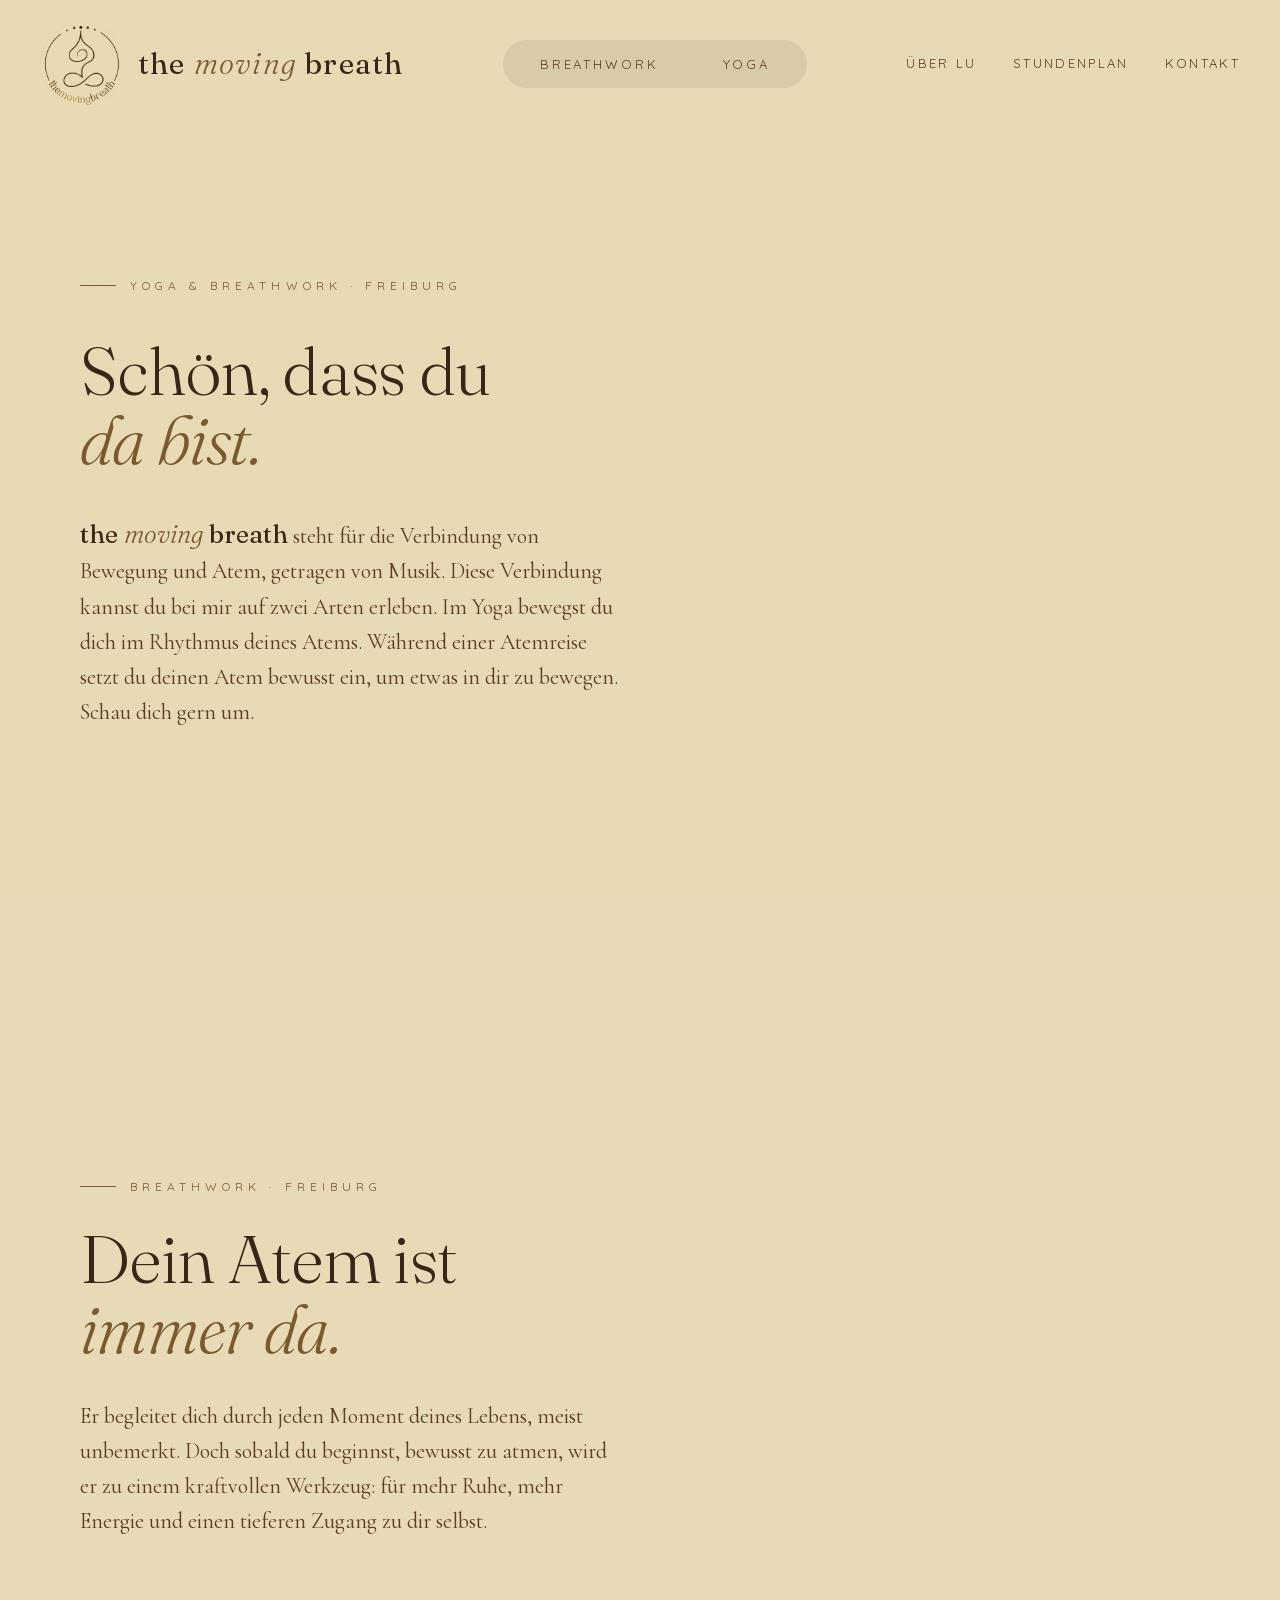
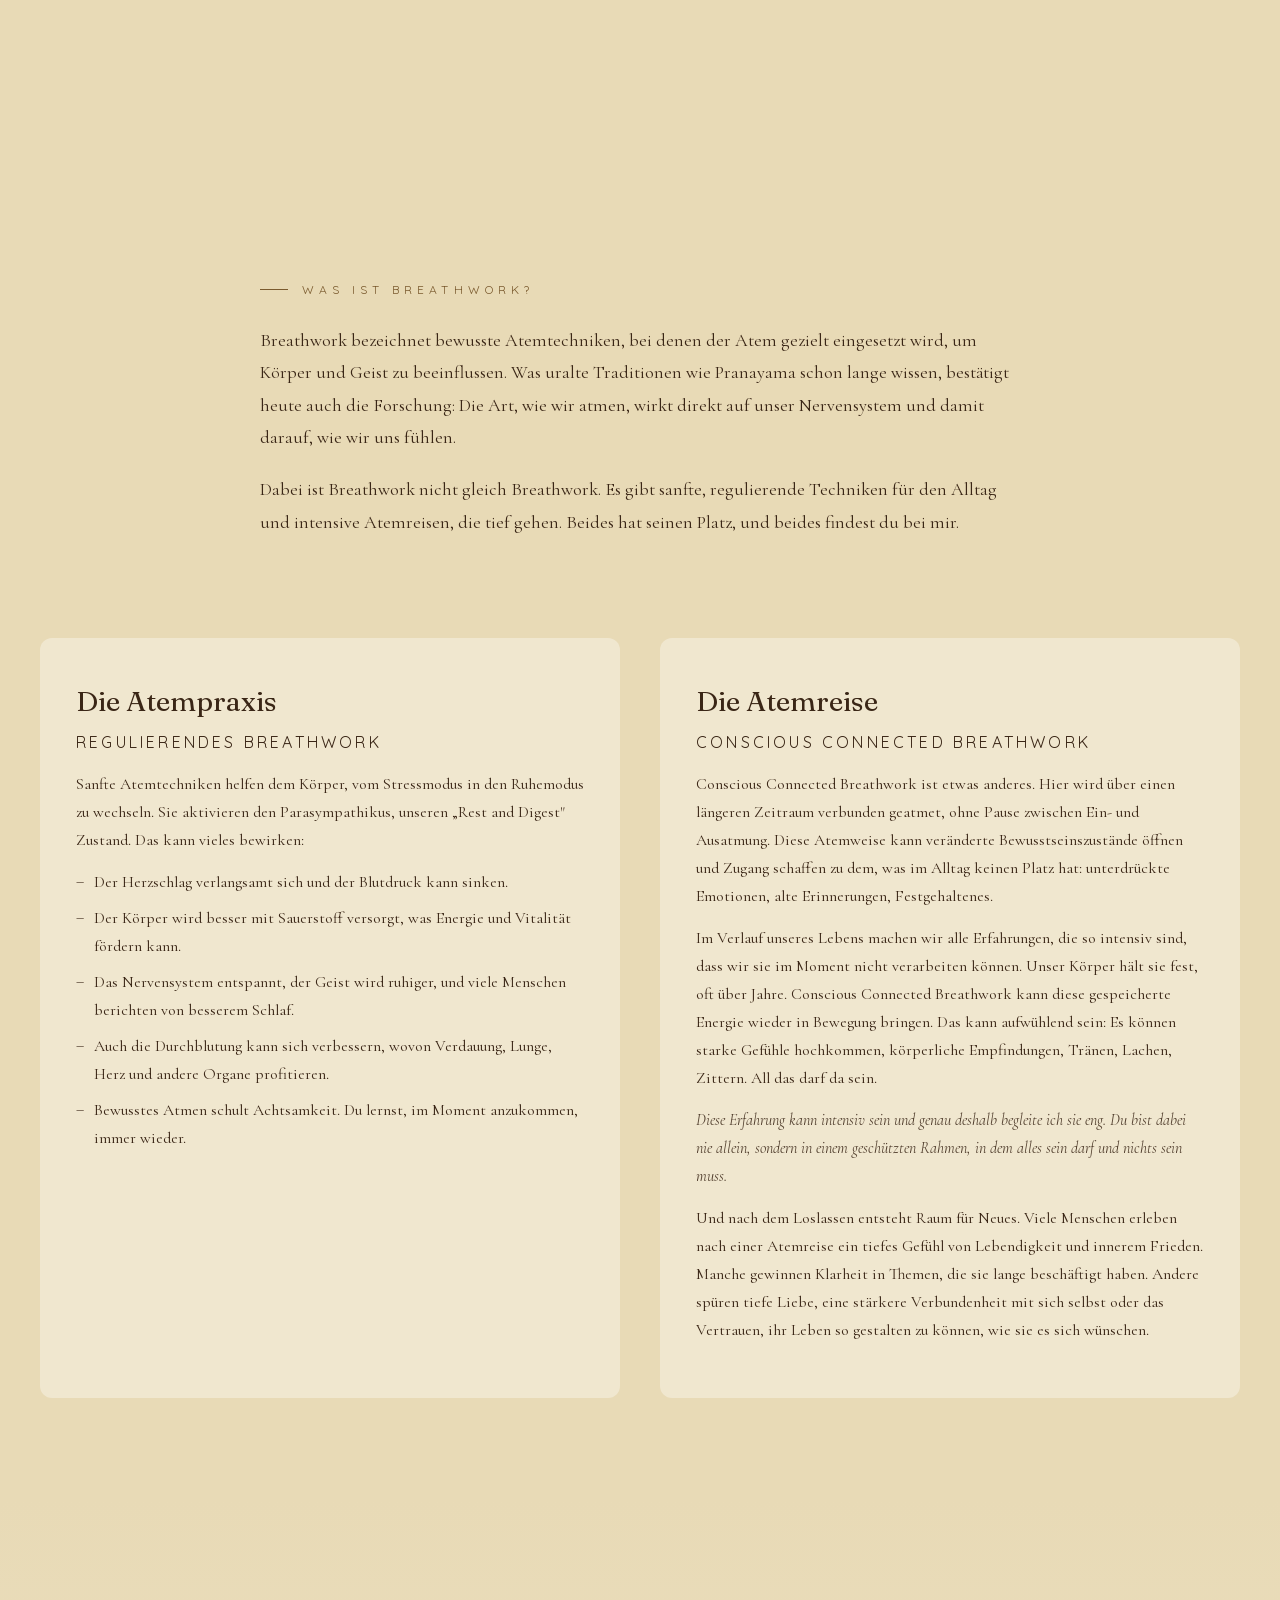
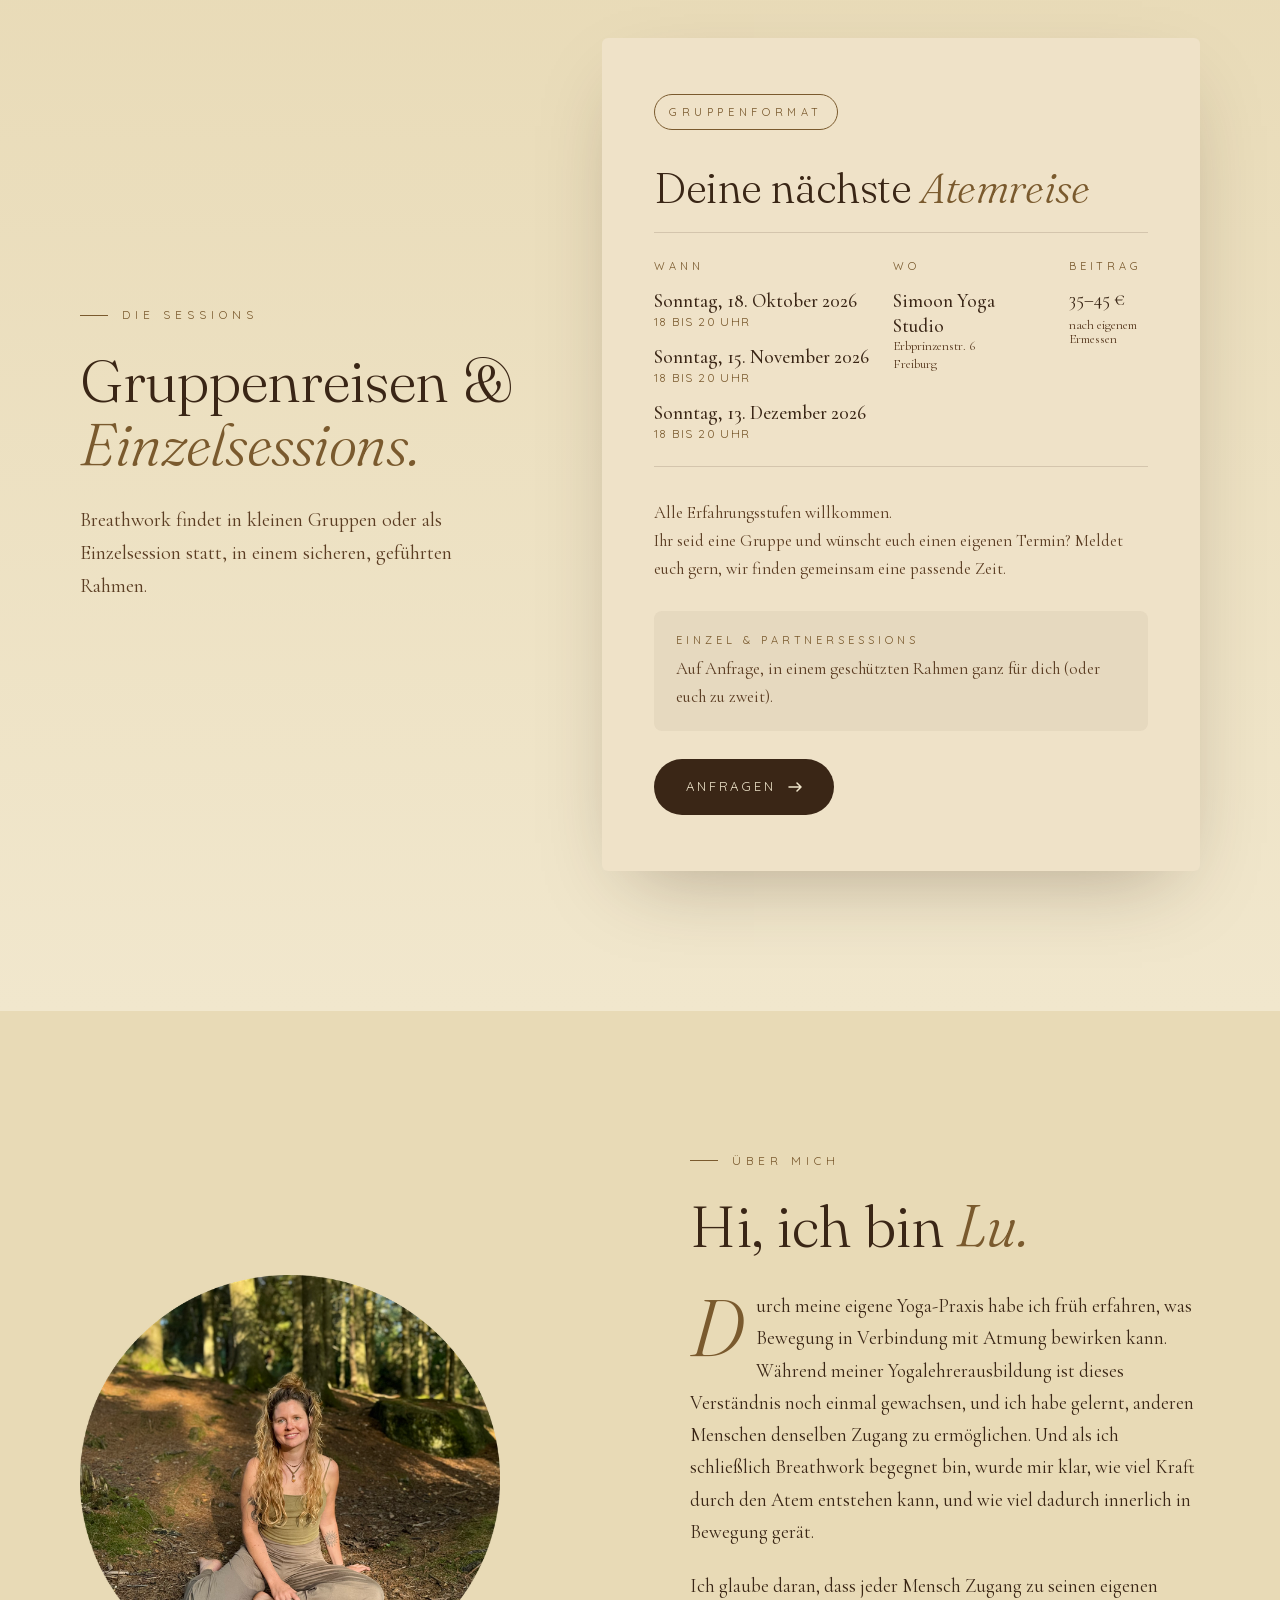
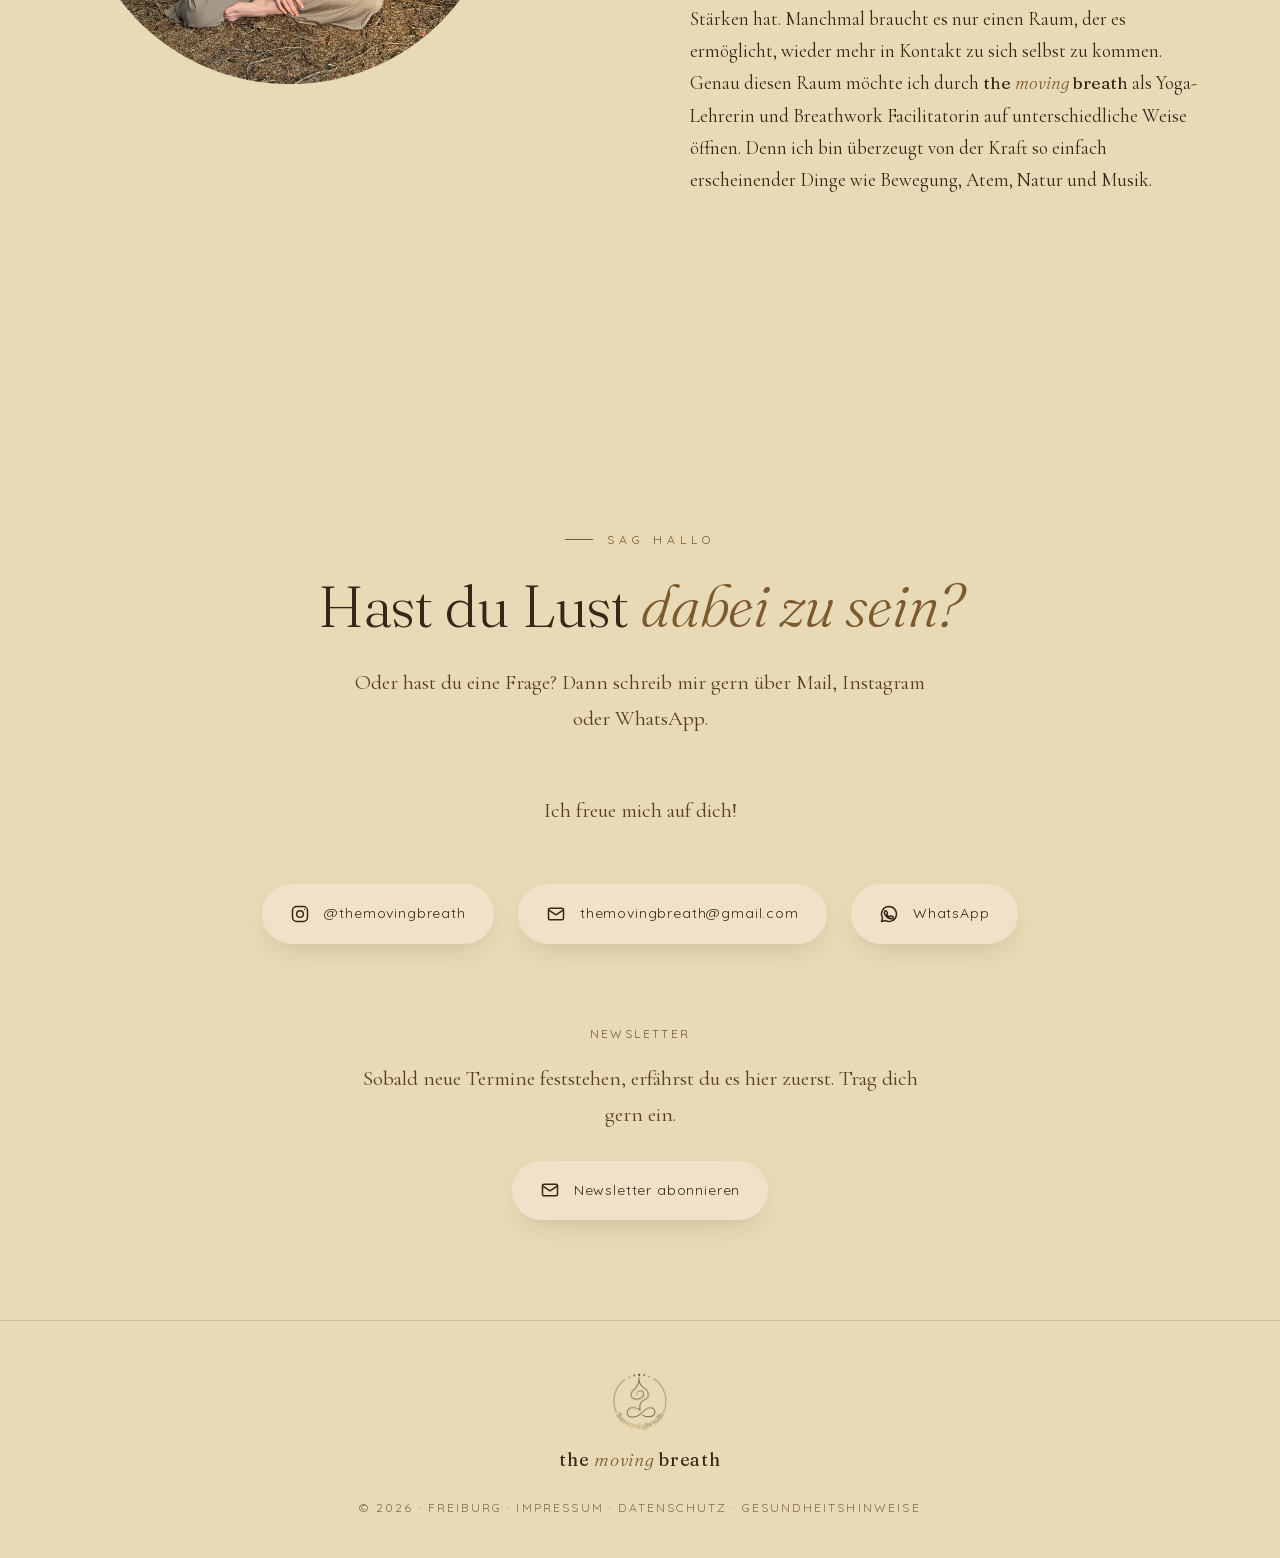
<file: index.html>
<!DOCTYPE html>
<html lang="de">
<head>
<meta charset="UTF-8" />
<meta name="viewport" content="width=device-width, initial-scale=1.0" />
<title>the moving breath — Vinyasa Yoga in Freiburg mit Lu</title>
<meta name="description" content="Schenk dir eine kleine Auszeit. Vinyasa Yoga für alle Level im Mühlhof Studio, Freiburg. Jeden Donnerstag um 20 Uhr — guided with love, by Lu." />
<link rel="icon" type="image/png" href="files/favicon.png" />

<!-- Vorschau-Karte für WhatsApp, iMessage, Facebook & Co. -->
<meta property="og:type" content="website" />
<meta property="og:url" content="https://themovingbreath.de/" />
<meta property="og:title" content="the moving breath &middot; Yoga &amp; Breathwork in Freiburg" />
<meta property="og:description" content="Atemreisen und Vinyasa Yoga in Freiburg, guided with love by Lu." />
<meta property="og:image" content="https://themovingbreath.de/files/og-logo.png" />
<meta property="og:image:width" content="256" />
<meta property="og:image:height" content="256" />
<meta name="twitter:card" content="summary" />
<meta name="twitter:title" content="the moving breath &middot; Yoga &amp; Breathwork in Freiburg" />
<meta name="twitter:description" content="Atemreisen und Vinyasa Yoga in Freiburg, guided with love by Lu." />
<meta name="twitter:image" content="https://themovingbreath.de/files/og-logo.png" />

<!-- Fonts: a refined serif for body, a soft display serif for headlines, an editorial italic for accents -->
<!-- Lokal gehostet (DSGVO): keine Verbindung zu Google-Servern -->
<link href="files/fonts/local.css" rel="stylesheet">

<style>
  :root {
    --bg: #e8dab6;            /* warm tan, lighter */
    --bg-deep: #dccaa0;       /* deeper tone */
    --bg-soft: #f1e7cd;       /* softer highlight */
    --ink: #3a2616;           /* near-black brown */
    --ink-soft: #5b3d23;      /* warm brown */
    --accent: #7a5a2e;        /* the lighter gold from the headline */
    --fern: #9aa363;          /* dusty fern green */
    --fern-deep: #6b7340;     /* deeper fern */
    --cream: #efe2c8;         /* soft cream highlight */
    --paper: #f0e2c2;         /* lighter paper */

    --serif-display: 'Fraunces', Georgia, serif;
    --serif-body: 'Cormorant Garamond', Georgia, serif;
    --sans: 'Quicksand', system-ui, sans-serif;

    --maxw: 1200px;
  }

  * { box-sizing: border-box; margin: 0; padding: 0; }

  html { scroll-behavior: smooth; }

  body {
    background: var(--bg);
    color: var(--ink);
    font-family: var(--serif-body);
    font-size: 19px;
    line-height: 1.65;
    overflow-x: hidden;
    -webkit-font-smoothing: antialiased;
    position: relative;
  }

  /* subtle grain overlay for warmth */
  body::before {
    content: "";
    position: fixed;
    inset: 0;
    pointer-events: none;
    z-index: 1;
    opacity: 0.18;
    mix-blend-mode: overlay;
    background-image: url("data:image/svg+xml;utf8,<svg xmlns='http://www.w3.org/2000/svg' width='200' height='200'><filter id='n'><feTurbulence type='fractalNoise' baseFrequency='0.9' numOctaves='2' stitchTiles='stitch'/><feColorMatrix values='0 0 0 0 0.2  0 0 0 0 0.15  0 0 0 0 0.1  0 0 0 0.5 0'/></filter><rect width='100%' height='100%' filter='url(%23n)'/></svg>");
  }

  a { color: inherit; text-decoration: none; }

  /* ---------- NAV ---------- */
  .nav {
    position: fixed;
    top: 0; left: 0; right: 0;
    z-index: 100;
    padding: 22px 40px;
    display: flex;
    justify-content: space-between;
    align-items: center;
    transition: background 0.4s ease, padding 0.4s ease, backdrop-filter 0.4s ease;
  }
  .nav.scrolled {
    background: rgba(184, 153, 104, 0.85);
    backdrop-filter: blur(12px);
    -webkit-backdrop-filter: blur(12px);
    padding: 14px 40px;
    box-shadow: 0 1px 0 rgba(58, 38, 22, 0.08);
  }
  .nav-brand {
    display: flex;
    align-items: center;
    gap: 14px;
    font-family: var(--serif-display);
    font-size: 30px !important;
    letter-spacing: 0.04em;
    color: var(--ink);
  }
  .nav-brand img {
    width: 84px;
    height: 84px;
    object-fit: contain;
    border-radius: 0;
    
  }
  .nav-brand em {
    font-style: italic;
    font-weight: 300;
    color: var(--accent);
  }
  .nav-links {
    display: flex;
    gap: 36px;
    font-family: var(--sans);
    font-size: 13px;
    letter-spacing: 0.18em;
    text-transform: uppercase;
    color: var(--ink-soft);
  }
  .nav-links a {
    position: relative;
    transition: color 0.3s;
  }
  .nav-links a::after {
    content: "";
    position: absolute;
    left: 0; bottom: -6px;
    width: 0; height: 1px;
    background: var(--ink);
    transition: width 0.3s ease;
  }
  .nav-links a:hover { color: var(--ink); }
  .nav-links a:hover::after { width: 100%; }
  .nav-menu-btn {
    display: none;
    flex-direction: column;
    justify-content: center;
    gap: 5px;
    width: 40px;
    height: 40px;
    padding: 0 9px;
    margin-left: 10px;
    background: none;
    border: none;
    cursor: pointer;
  }
  .nav-menu-btn span {
    display: block;
    height: 1.5px;
    background: var(--ink);
    border-radius: 1px;
  }

  /* ---------- HERO ---------- */
  .hero {
    position: relative;
    min-height: 100vh;
    display: flex;
    flex-direction: column;
    justify-content: center;
    padding: 140px 80px 80px;
    overflow: hidden;
  }

  50%      { transform: rotate(-12deg) scale(1.03); }
  }

  .hero-text {
    position: relative;
    z-index: 2;
    max-width: 620px;
  }

  .eyebrow {
    font-family: var(--sans);
    font-size: 12px;
    letter-spacing: 0.42em;
    text-transform: uppercase;
    color: var(--accent);
    margin-bottom: 28px;
    display: flex;
    align-items: center;
    gap: 14px;
    opacity: 0;
    transform: translateY(10px);
    animation: rise 1s ease 0.2s forwards;
  }
  .eyebrow::before {
    content: "";
    width: 36px;
    height: 1px;
    background: var(--accent);
  }

  .hero h1 {
    font-family: var(--serif-display);
    font-weight: 300;
    font-size: clamp(42px, 5.3vw, 76px);
    line-height: 1.02;
    letter-spacing: -0.01em;
    color: var(--ink);
    margin-bottom: 36px;
    opacity: 0;
    transform: translateY(20px);
    animation: rise 1.1s ease 0.35s forwards;
  }
  .hero h1 em {
    font-style: italic;
    font-weight: 300;
    color: var(--accent);
    display: block;
  }
  .hero h1 .small {
    display: block;
    font-size: 0.55em;
    color: var(--ink-soft);
    margin-top: 8px;
    font-weight: 400;
  }

  .hero-lead {
    font-family: var(--serif-body);
    font-size: 22px;
    line-height: 1.6;
    color: var(--ink-soft);
    margin-bottom: 44px;
    max-width: 540px;
    opacity: 0;
    transform: translateY(20px);
    animation: rise 1.1s ease 0.55s forwards;
  }

  .hero-cta {
    display: flex;
    gap: 20px;
    align-items: center;
    opacity: 0;
    transform: translateY(20px);
    animation: rise 1.1s ease 0.75s forwards;
  }

  .btn {
    display: inline-flex;
    align-items: center;
    gap: 12px;
    padding: 17px 32px;
    font-family: var(--sans);
    font-size: 13px;
    letter-spacing: 0.22em;
    text-transform: uppercase;
    border-radius: 999px;
    transition: all 0.35s ease;
    cursor: pointer;
    border: none;
  }
  .btn-primary {
    background: var(--ink);
    color: var(--bg-soft);
  }
  .btn-primary:hover {
    background: var(--ink-soft);
    transform: translateY(-2px);
    box-shadow: 0 14px 30px -10px rgba(58, 38, 22, 0.4);
  }
  .btn-primary svg { transition: transform 0.35s; }
  .btn-primary:hover svg { transform: translateX(4px); }

  .btn-ghost {
    color: var(--ink);
    border: 1px solid var(--ink-soft);
    background: transparent;
  }
  .btn-ghost:hover {
    background: var(--ink);
    color: var(--bg-soft);
    border-color: var(--ink);
  }


  /* ---------- NEXT CLASS ---------- */
  .next-class {
    display: flex;
    flex-direction: column;
    align-items: flex-start;
    gap: 4px;
    padding: 18px 0;
    margin: 4px 0 28px;
    text-align: left;
  }
  .next-class-top {
    display: flex;
    align-items: center;
    gap: 10px;
  }
  .next-class-day,
  .next-class-date,
  .next-class-time {
    font-family: var(--sans);
    font-size: 13px;
    letter-spacing: 0.18em;
    text-transform: uppercase;
    color: var(--ink);
  }
  .next-class-day,
  .next-class-time {
    font-weight: 600;
    color: var(--accent);
  }
  .next-class-dot {
    color: var(--accent);
    font-size: 16px;
    line-height: 1;
  }

  .bring-hint {
    font-size: 15px;
    color: var(--ink-soft);
    background: rgba(58, 38, 22, 0.05);
    border-radius: 8px;
    padding: 12px 16px;
    margin-bottom: 16px;
  }

  .whatsapp-hint {
    font-size: 15px;
    color: var(--ink-soft);
    margin-bottom: 28px;
  }
  .whatsapp-hint a {
    color: var(--accent);
    text-decoration: underline;
    text-underline-offset: 3px;
  }


  /* ---------- BREATHWORK INTRO ---------- */
  .bw-intro {
    padding: 80px 0 40px;
  }
  .bw-intro .container {
    max-width: 760px;
  }
  .bw-intro-text {
    font-size: 18px;
    line-height: 1.8;
    color: var(--ink);
    margin-bottom: 20px;
  }

  /* ---------- BREATHWORK TYPES ---------- */
  .bw-types {
    padding: 40px 0 100px;
  }
  .bw-types-grid {
    display: grid;
    grid-template-columns: 1fr 1fr;
    gap: 40px;
  }
  .bw-type-card {
    background: rgba(255,255,255,0.35);
    border-radius: 12px;
    padding: 40px 36px;
  }
  .bw-type-num {
    font-family: var(--serif-display);
    font-size: 48px;
    font-style: italic;
    color: var(--accent);
    opacity: 0.4;
    line-height: 1;
    margin-bottom: 12px;
  }
  .bw-type-card h3 {
    font-family: var(--serif-display);
    font-size: 28px;
    font-weight: 400;
    color: var(--ink);
    margin-bottom: 4px;
  }
  .bw-type-sub {
    font-family: var(--sans);
    font-size: 11px;
    letter-spacing: 0.2em;
    text-transform: uppercase;
    color: var(--accent);
    margin-bottom: 20px;
  }
  .bw-type-card p {
    font-size: 16px;
    line-height: 1.75;
    color: var(--ink);
    margin-bottom: 14px;
  }
  .bw-list {
    padding-left: 0;
    margin-bottom: 0;
    list-style: none;
  }
  .bw-list li {
    font-size: 16px;
    line-height: 1.75;
    color: var(--ink);
    margin-bottom: 8px;
    padding-left: 18px;
    position: relative;
  }
  .bw-list li::before {
    content: "–";
    position: absolute;
    left: 0;
    top: -0.15em;
    color: var(--ink);
  }
  .bw-quote {
    font-family: var(--serif-display);
    font-style: italic;
    font-size: 24px;
    color: var(--accent);
    border-left: 3px solid var(--accent);
    padding-left: 20px;
    margin: 24px 0;
    line-height: 1.4;
  }

  .bw-closing {
    font-style: italic;
    opacity: 0.85;
  }
  @media (max-width: 768px) {
    .bw-types-grid { grid-template-columns: 1fr; }
  }

  /* ---------- BREATHWORK TERMINE ---------- */
  .bw-termin {
    margin-bottom: 16px;
    line-height: 1.3;
  }
  .bw-termin strong {
    white-space: nowrap;
    display: block;
    margin-bottom: 0;
    line-height: 1.3;
  }
  .bw-termin:last-child {
    margin-bottom: 0;
  }
  .bw-zeit {
    font-family: var(--sans);
    font-size: 12px;
    letter-spacing: 0.12em;
    text-transform: uppercase;
    color: var(--accent);
    display: block;
    margin-top: 0;
  }
  .bw-einzel {
    margin: 28px 0;
    padding: 20px 22px;
    background: rgba(58, 38, 22, 0.05);
    border-radius: 8px;
  }
  .bw-einzel p {
    font-size: 16px;
    line-height: 1.65;
    color: var(--ink-soft);
  }


  /* ---------- GESUNDHEITSHINWEISE ---------- */
  .health-notes {
    padding: 100px 0;
    background: rgba(58, 38, 22, 0.04);
  }
  .health-notes-inner {
    max-width: 720px;
    margin: 0 auto;
  }
  .health-notes h3 {
    font-family: var(--sans);
    font-size: 13px;
    letter-spacing: 0.12em;
    text-transform: uppercase;
    color: var(--ink);
    margin: 32px 0 16px;
  }
  .health-list {
    padding-left: 20px;
    margin-bottom: 24px;
  }
  .health-list li {
    font-size: 16px;
    line-height: 1.75;
    color: var(--ink);
    margin-bottom: 8px;
  }
  .health-disclaimer {
    margin-top: 36px;
    padding: 20px 24px;
    background: rgba(58, 38, 22, 0.06);
    border-radius: 8px;
    font-size: 14px;
    line-height: 1.7;
    color: var(--ink-soft);
  }

  @keyframes rise {
    to { opacity: 1; transform: translateY(0); }
  }
  @keyframes fadeIn {
    to { opacity: 1; }
  }

  /* ---------- SECTION SHARED ---------- */
  section {
    position: relative;
    padding: 140px 80px;
    z-index: 2;
  }
  .container {
    max-width: var(--maxw);
    margin: 0 auto;
  }
  .section-eyebrow {
    font-family: var(--sans);
    font-size: 12px;
    letter-spacing: 0.42em;
    text-transform: uppercase;
    color: var(--accent);
    margin-bottom: 24px;
    display: flex;
    align-items: center;
    gap: 14px;
  }
  .section-eyebrow::before {
    content: "";
    width: 28px;
    height: 1px;
    background: var(--accent);
  }
  .section-title {
    font-family: var(--serif-display);
    font-weight: 300;
    font-size: clamp(38px, 4.6vw, 64px);
    line-height: 1.08;
    letter-spacing: -0.005em;
    color: var(--ink);
    margin-bottom: 28px;
    max-width: 800px;
  }
  .section-title em {
    font-style: italic;
    color: var(--accent);
  }
  .section-lead {
    font-size: 20px;
    line-height: 1.65;
    color: var(--ink-soft);
    max-width: 640px;
  }

  /* ---------- OFFERING / PHILOSOPHY ---------- */
  .offering {
    position: relative;
    background: linear-gradient(180deg, var(--bg) 0%, var(--bg-deep) 100%);
  }
  .offering::before {
    content: "";
    position: absolute;
    top: 0; left: 0; right: 0;
    height: 1px;
    background: linear-gradient(90deg, transparent, rgba(58,38,22,0.2), transparent);
  }
  .offering-grid {
    display: grid;
    grid-template-columns: 0.9fr 1.1fr;
    gap: 100px;
    align-items: start;
  }
  .offering-text .section-title {
    margin-bottom: 36px;
  }
  .offering-cards {
    display: grid;
    grid-template-columns: 1fr 1fr;
    gap: 24px;
  }
  .offering-card {
    background: rgba(239, 226, 200, 0.18);
    border: 1px solid rgba(58, 38, 22, 0.12);
    border-radius: 4px;
    padding: 36px 30px;
    position: relative;
    overflow: hidden;
    transition: transform 0.4s ease, background 0.4s ease;
  }
  .offering-card:hover {
    transform: translateY(-4px);
    background: rgba(239, 226, 200, 0.28);
  }
  .offering-card .num {
    font-family: var(--serif-display);
    font-style: italic;
    font-weight: 300;
    font-size: 38px;
    color: var(--accent);
    line-height: 1;
    margin-bottom: 18px;
    opacity: 0.85;
  }
  .offering-card h3 {
    font-family: var(--serif-display);
    font-weight: 400;
    font-size: 24px;
    color: var(--ink);
    margin-bottom: 12px;
    letter-spacing: -0.005em;
  }
  .offering-card p {
    font-size: 17px;
    line-height: 1.6;
    color: var(--ink-soft);
  }
  .offering-card:nth-child(1) { transform: translateY(20px); }
  .offering-card:nth-child(1):hover { transform: translateY(16px); }
  .offering-card:nth-child(4) { transform: translateY(20px); }
  .offering-card:nth-child(4):hover { transform: translateY(16px); }

  /* ---------- ABOUT LU ---------- */
  .about {
    position: relative;
    background: var(--bg);
  }
  .about-grid {
    display: grid;
    grid-template-columns: 1fr 1fr;
    gap: 100px;
    align-items: center;
  }
  .about-portrait {
    position: relative;
  }
  .about-portrait .frame {
    position: relative;
    width: 100%;
    max-width: 420px;
    aspect-ratio: 1;
    border-radius: 0;
    overflow: visible;
    background: transparent;
  }
  .about-portrait .frame img {
    width: 100%;
    height: 100%;
    object-fit: contain;
    background: transparent;
  }
  .about-portrait .badge {
    position: absolute;
    bottom: -30px;
    right: -30px;
    width: 150px;
    height: 150px;
    background: var(--ink);
    color: var(--bg-soft);
    border-radius: 50%;
    display: flex;
    flex-direction: column;
    align-items: center;
    justify-content: center;
    font-family: var(--serif-display);
    font-style: italic;
    font-weight: 300;
    font-size: 16px;
    text-align: center;
    line-height: 1.3;
    padding: 16px;
  }
  .about-portrait .badge::before {
    content: "";
    position: absolute;
    inset: 8px;
    border: 1px dashed rgba(239,226,200,0.3);
    border-radius: 50%;
    animation: spinSlow 40s linear infinite;
  }
  .about-portrait .badge span {
    font-size: 26px;
    font-style: normal;
    color: var(--bg-soft);
    margin: 2px 0;
    font-weight: 300;
  }

  .about-content .section-title {
    margin-bottom: 32px;
  }
  .about-content p {
    font-size: 19px;
    line-height: 1.7;
    color: var(--ink);
    margin-bottom: 22px;
  }
  .about-content p:first-of-type::first-letter {
    font-family: var(--serif-display);
    font-style: italic;
    font-size: 4.2em;
    float: left;
    line-height: 0.85;
    margin: 4px 12px 0 0;
    color: var(--accent);
    font-weight: 300;
  }

  .signature {
    font-family: var(--serif-display);
    font-style: italic;
    font-weight: 300;
    font-size: 30px;
    color: var(--accent);
    margin-top: 18px;
    display: inline-flex;
    align-items: center;
    gap: 12px;
  }
  .signature svg {
    width: 28px;
    height: 28px;
  }

  /* ---------- CLASS / SCHEDULE ---------- */
  .schedule {
    background: linear-gradient(180deg, var(--bg) 0%, var(--bg-soft) 100%);
    position: relative;
  }
  .schedule-grid {
    display: grid;
    grid-template-columns: 0.85fr 1.15fr;
    gap: 80px;
    align-items: center;
  }
  .schedule-card {
    background: var(--cream);
    border-radius: 6px;
    padding: 56px 52px;
    box-shadow: 0 30px 80px -30px rgba(58, 38, 22, 0.35);
    position: relative;
    overflow: hidden;
  }
  .schedule-card::before {
    display: none;
  }
  .schedule-tag {
    display: inline-block;
    font-family: var(--sans);
    font-size: 11px;
    letter-spacing: 0.42em;
    text-transform: uppercase;
    color: var(--accent);
    padding: 8px 14px;
    border: 1px solid var(--accent);
    border-radius: 999px;
    margin-bottom: 24px;
  }
  .schedule-card h3 {
    font-family: var(--serif-display);
    font-weight: 300;
    font-size: 42px;
    color: var(--ink);
    margin-bottom: 8px;
    letter-spacing: -0.01em;
  }
  .schedule-card h3 em {
    font-style: italic;
    color: var(--accent);
  }
  .schedule-card .duration {
    font-family: var(--serif-body);
    font-style: italic;
    color: var(--ink-soft);
    margin-bottom: 32px;
    font-size: 18px;
  }
  .schedule-details {
    display: grid;
    grid-template-columns: 1.1fr 1.05fr 0.55fr;
    gap: 24px;
    margin-bottom: 32px;
    padding: 24px 0;
    border-top: 1px solid rgba(58, 38, 22, 0.15);
    border-bottom: 1px solid rgba(58, 38, 22, 0.15);
  }
  .detail-label {
    font-family: var(--sans);
    font-size: 11px;
    letter-spacing: 0.36em;
    text-transform: uppercase;
    color: var(--accent);
    margin-bottom: 14px;
  }
  .detail-value {
    font-family: var(--serif-body);
    font-size: 19px;
    color: var(--ink);
  }
  .detail-value strong {
    font-weight: 500;
  }
  .schedule-card p {
    color: var(--ink-soft);
    font-size: 17px;
    line-height: 1.65;
    margin-bottom: 28px;
  }

  /* ---------- LOCATION ---------- */
  .location {
    background: var(--ink);
    color: var(--bg-soft);
    padding: 140px 80px;
    position: relative;
    overflow: hidden;
  }
  .location::before {
    content: "";
    position: absolute;
    top: 0; left: 0; right: 0;
    height: 1px;
    background: linear-gradient(90deg, transparent, rgba(184,153,104,0.5), transparent);
  }
  .location-grid {
    max-width: var(--maxw);
    margin: 0 auto;
    display: grid;
    grid-template-columns: 1fr;
    gap: 80px;
    align-items: center;
  }
  .location .section-eyebrow { color: var(--bg-soft); opacity: 0.8; }
  .location .section-eyebrow::before { background: var(--bg-soft); }
  .location .section-title { color: var(--cream); }
  .location .section-title em { color: var(--bg-soft); }
  .location p {
    color: rgba(217, 192, 152, 0.85);
    margin-bottom: 28px;
    max-width: 480px;
    font-size: 19px;
  }
  .address-block {
    font-family: var(--serif-display);
    font-size: 22px;
    line-height: 1.5;
    color: var(--cream);
    border-left: 1px solid var(--accent);
    padding-left: 24px;
    margin-bottom: 32px;
  }
  .address-block .place {
    font-style: italic;
    color: var(--bg-soft);
    margin-bottom: 4px;
  }
  .location-map {
    position: relative;
    aspect-ratio: 1 / 1;
    border-radius: 6px;
    overflow: hidden;
    background: var(--bg-deep);
  }
  .location-map svg {
    width: 100%;
    height: 100%;
  }
  .map-pin {
    position: absolute;
    top: 50%; left: 50%;
    transform: translate(-50%, -100%);
    animation: pinBounce 2.4s ease-in-out infinite;
  }
  .map-pin-dot {
    width: 22px; height: 22px;
    border-radius: 50%;
    background: var(--cream);
    border: 3px solid var(--ink);
    box-shadow: 0 0 0 0 rgba(239, 226, 200, 0.7);
    animation: pinPulse 2s ease-in-out infinite;
  }
  @keyframes pinBounce {
    0%, 100% { transform: translate(-50%, -100%); }
    50%      { transform: translate(-50%, -108%); }
  }
  @keyframes pinPulse {
    0%   { box-shadow: 0 0 0 0 rgba(239, 226, 200, 0.7); }
    70%  { box-shadow: 0 0 0 22px rgba(239, 226, 200, 0); }
    100% { box-shadow: 0 0 0 0 rgba(239, 226, 200, 0); }
  }

  /* ---------- CONTACT ---------- */
  .contact {
    background: var(--bg);
    text-align: center;
    padding: 160px 40px 100px;
    position: relative;
    overflow: hidden;
  }
  .contact .section-title {
    margin: 0 auto 28px;
  }
  .contact-lead {
    font-size: 21px;
    color: var(--ink-soft);
    max-width: 580px;
    margin: 0 auto 56px;
    line-height: 1.7;
  }
  .contact-channels {
    display: flex;
    justify-content: center;
    gap: 24px;
    flex-wrap: wrap;
    margin-bottom: 80px;
    position: relative;
    z-index: 2;
  }
  .channel {
    display: flex;
    align-items: center;
    gap: 14px;
    padding: 18px 28px;
    background: var(--cream);
    border-radius: 999px;
    transition: all 0.35s ease;
    color: var(--ink);
    font-family: var(--sans);
    font-size: 14px;
    letter-spacing: 0.06em;
    box-shadow: 0 10px 30px -15px rgba(58, 38, 22, 0.3);
  }
  .channel:hover {
    transform: translateY(-3px);
    background: var(--ink);
    color: var(--bg-soft);
    box-shadow: 0 16px 40px -15px rgba(58, 38, 22, 0.5);
  }
  .channel svg {
    width: 20px;
    height: 20px;
    flex-shrink: 0;
  }

  /* ---------- FOOTER ---------- */
  footer {
    background: var(--bg);
    border-top: 1px solid rgba(58, 38, 22, 0.15);
    padding: 50px 40px 40px;
    text-align: center;
    position: relative;
    z-index: 2;
  }
  .footer-mark {
    display: inline-flex;
    flex-direction: column;
    align-items: center;
    gap: 14px;
    margin-bottom: 24px;
  }
  .footer-mark img {
    width: 60px;
    opacity: 0.85;
  }
  .footer-mark span {
    font-family: var(--serif-display);
    font-style: normal;
    font-size: 18px;
    color: var(--ink);
    letter-spacing: 0.04em;
  }
  .footer-mark span em {
    font-style: italic;
    color: var(--accent);
  }
  .footer-meta {
    font-family: var(--sans);
    font-size: 12px;
    letter-spacing: 0.18em;
    text-transform: uppercase;
    color: var(--ink-soft);
    opacity: 0.7;
  }
  .footer-meta a:hover { color: var(--ink); }

  /* ---------- REVEAL ON SCROLL ---------- */
  .reveal {
    opacity: 0;
    transform: translateY(30px);
    transition: opacity 0.9s ease, transform 0.9s ease;
  }
  .reveal.visible {
    opacity: 1;
    transform: translateY(0);
  }

  /* ---------- RESPONSIVE ---------- */
  @media (max-width: 960px) {
    body { font-size: 17px; }
    .nav { padding: 18px 22px; }
    .nav.scrolled { padding: 12px 22px; }
    .nav-links { display: none; }
    .nav-menu-btn { display: flex; flex-shrink: 0; }
    .nav-links.open {
      display: flex;
      flex-direction: column;
      gap: 0;
      position: absolute;
      top: 100%;
      right: 16px;
      padding: 10px 26px;
      background: var(--bg-soft);
      border-radius: 14px;
      box-shadow: 0 12px 32px -12px rgba(58, 38, 22, 0.35);
    }
    .nav-links.open a { padding: 12px 0; }
    .nav-links.open a::after { display: none; }
    .nav-brand { font-size: 24px !important; }
    .nav-brand img { width: 72px; height: 72px; }
    .hero {
      grid-template-columns: 1fr;
      padding: 120px 24px 60px;
      gap: 40px;
      text-align: left;
      min-height: auto;
    }
    .hero h1 { font-size: clamp(40px, 11vw, 56px); margin-bottom: 24px; }
    .hero h1 .small { font-size: 0.5em; }
    .hero-lead { font-size: 18px; margin-bottom: 32px; }
    .hero-cta { flex-wrap: wrap; gap: 12px; }
    .btn { padding: 14px 24px; font-size: 12px; letter-spacing: 0.18em; }
    .hero-art-circle { max-width: 300px; margin: 0 auto; }
    .orbit-dot.d1 { transform: translate(-72px, -168px); }
    .orbit-dot.d2 { transform: translate(-38px, -173px); }
    .orbit-dot.d3 { transform: translate(0, -175px); }
    .orbit-dot.d4 { transform: translate(38px, -173px); }
    .orbit-dot.d5 { transform: translate(72px, -168px); }

    section { padding: 90px 28px; }
    .bw-intro, .bw-types { padding-left: 28px; padding-right: 28px; }
    .offering-grid,
    .about-grid,
    .schedule-grid,
    .location-grid {
      grid-template-columns: 1fr;
      gap: 60px;
    }
    .offering-cards { grid-template-columns: 1fr; }
    .offering-card:nth-child(1),
    .offering-card:nth-child(4) { transform: none; }
    .about-portrait .badge {
      bottom: -20px; right: 20px;
      width: 120px; height: 120px;
      font-size: 12px;
    }
    .about-portrait .badge span { font-size: 22px; }
    .schedule-card { padding: 40px 30px; }
    .schedule-card h3 { font-size: 32px; }
    .schedule-details { grid-template-columns: 1fr; gap: 20px; }
    .location { padding: 90px 28px; }
    .contact { padding: 100px 24px 80px; }
    .contact-channels { gap: 14px; }
  }

  /* ---------- TABS ---------- */
  .tab-switcher {
    display: flex;
    justify-content: center;
    gap: 0;
    background: rgba(58, 38, 22, 0.08);
    border-radius: 999px;
    padding: 5px;
    width: fit-content;
    margin: 0;
  }
  .tab-btn {
    font-family: var(--sans);
    font-size: 13px;
    letter-spacing: 0.22em;
    text-transform: uppercase;
    padding: 11px 32px;
    border-radius: 999px;
    border: none;
    background: transparent;
    color: var(--ink-soft);
    cursor: pointer;
    transition: all 0.3s ease;
  }
  .tab-btn.active {
    background: var(--ink);
    color: var(--bg-soft);
    box-shadow: 0 4px 14px -4px rgba(58, 38, 22, 0.35);
  }
  .tab-btn:not(.active):hover {
    color: var(--ink);
  }
  .tab-panel {
    display: none;
    scroll-margin-top: 120px;
  }
  .tab-panel.active {
    display: block;
  }
  #willkommen, #about, #contact, .schedule {
    scroll-margin-top: 120px;
  }
  #willkommen .hero {
    padding-top: 230px;
  }
  #willkommen .hero h1 {
    margin-bottom: 40px;
  }
  #willkommen .eyebrow {
    margin-bottom: 40px;
  }
  @media (max-width: 768px) {
    #willkommen .hero { padding-top: 175px; }
  }

  /* Mobile-Navigation: Schriftzug ausblenden (Logo bleibt), Tabs kompakter */
  @media (max-width: 600px) {
    .nav-brand span { display: none; }
    .nav-brand { flex: 1; justify-content: center; margin-left: -8px; }
    .tab-btn { padding: 9px 14px; font-size: 12px; letter-spacing: 0.16em; }
    .nav-menu-btn { margin-left: 4px; margin-right: -8px; }
    .eyebrow { align-items: flex-start; }
    .eyebrow::before { margin-top: 9px; }
  }

  /* ---------- STUNDENPLAN-KALENDER (Modal) ---------- */
  .cal-header {
    display: flex;
    align-items: center;
    justify-content: space-between;
    margin-bottom: 20px;
  }
  .cal-month-label {
    font-family: var(--serif-display);
    font-size: 22px;
    color: var(--ink);
  }
  .cal-nav-btn {
    background: none;
    border: 1px solid var(--ink-soft);
    border-radius: 50%;
    width: 32px;
    height: 32px;
    font-size: 16px;
    color: var(--ink);
    cursor: pointer;
    opacity: 0.7;
  }
  .cal-nav-btn:hover { opacity: 1; }
  .cal-scroll {
    overflow-x: auto;
    margin: 0 -4px;
    padding: 0 4px;
  }
  .cal-grid {
    display: grid;
    grid-template-columns: repeat(7, minmax(0, 1fr));
    gap: 5px;
    min-width: 620px;
  }
  .cal-weekday {
    text-align: center;
    font-family: var(--sans);
    font-size: 11px;
    letter-spacing: 0.1em;
    text-transform: uppercase;
    color: var(--ink-soft);
    opacity: 0.7;
    padding-bottom: 8px;
  }
  .cal-day {
    min-height: 68px;
    display: flex;
    flex-direction: column;
    align-items: stretch;
    padding: 6px;
    border-radius: 8px;
    border: 1px solid rgba(58, 38, 22, 0.12);
    font-family: var(--sans);
  }
  .cal-day.empty { visibility: hidden; }
  .cal-day.today { border-color: var(--accent); border-width: 2px; }
  .cal-daynum {
    font-size: 12px;
    color: var(--ink-soft);
    margin-bottom: 4px;
  }
  .cal-event {
    font-size: 9.5px;
    line-height: 1.35;
    margin-top: 3px;
    color: var(--ink);
    overflow-wrap: anywhere;
  }
  .cal-event strong {
    display: block;
    font-size: 10px;
    margin-bottom: 1px;
  }
  .cal-event.yoga strong { color: var(--accent); }
  .cal-event.breathwork strong { color: var(--ink-soft); }
  .cal-cta {
    display: flex;
    gap: 12px;
    margin-top: 20px;
    flex-wrap: wrap;
  }
  .cal-cta button {
    font-family: var(--sans);
    font-size: 13px;
    letter-spacing: 0.08em;
    text-transform: uppercase;
    background: none;
    border: 1px solid var(--ink-soft);
    color: var(--ink);
    border-radius: 24px;
    padding: 10px 20px;
    cursor: pointer;
    opacity: 0.85;
  }
  .cal-cta button:hover { opacity: 1; }
  .cal-cta button.cal-cta-primary {
    background: var(--ink);
    border-color: var(--ink);
    color: var(--bg-soft);
    opacity: 1;
  }
  .cal-cta button.cal-cta-primary:hover { opacity: 0.88; }
  @media (max-height: 760px) and (min-width: 769px) {
    .cal-day { min-height: 56px; padding: 5px 6px; }
    .cal-daynum { margin-bottom: 2px; }
    .cal-header { margin-bottom: 12px; }
    .cal-weekday { padding-bottom: 4px; }
    .cal-grid { gap: 4px; }
    .cal-cta { margin-top: 14px; }
  }

</style>
</head>
<body>

<!-- ====================== NAV ====================== -->
<nav class="nav" id="nav">
  <a href="#" class="nav-brand">
    <img src="files/logo.png" alt="the moving breath logo" />
    <span>the <em>moving</em> breath</span>
  </a>
  <div class="tab-switcher">
    <button class="tab-btn" data-tab="breathwork" onclick="switchTab('breathwork')">Breathwork</button>
    <button class="tab-btn" data-tab="yoga" onclick="switchTab('yoga')">Yoga</button>
  </div>
  <div class="nav-links">
    <a href="#about">Über Lu</a>
    <a href="#" class="nav-schedule-link" onclick="openStundenplan(); return false;">Stundenplan</a>
    <a href="#contact">Kontakt</a>
  </div>
  <button class="nav-menu-btn" aria-label="Menü" aria-expanded="false" onclick="toggleNavMenu()"><span></span><span></span><span></span></button>
</nav>

<div id="willkommen">

<!-- ====================== WILLKOMMEN HERO ====================== -->
<header class="hero">
  <div class="hero-text">
    <div class="eyebrow">Yoga &amp; Breathwork · Freiburg</div>
    <h1>
      Schön, dass du
      <em>da bist.</em>
    </h1>
    <p class="hero-lead">
      <span style="font-family: var(--serif-display); font-size: 1.15em; color: var(--ink);">the <em style="color: var(--accent);">moving</em> breath</span> steht für die Verbindung von Bewegung und Atem, getragen von Musik. Diese Verbindung kannst du bei mir auf zwei Arten erleben. Im Yoga bewegst du dich im Rhythmus deines Atems. Während einer Atemreise setzt du deinen Atem bewusst ein, um etwas in dir zu bewegen. Schau dich gern um.
    </p>
  </div>
</header>

</div><!-- /panel-willkommen -->

<div class="tab-panel" id="panel-yoga">

<!-- ====================== HERO ====================== -->
<header class="hero">

  <div class="hero-text">
    <div class="eyebrow">Vinyasa Yoga · Freiburg</div>
    <h1>
      Verbinde dich durch <em>Bewegung</em>
      mit deinem Atem.
    </h1>
    <p class="hero-lead">
      Ich lade dich ein zu anderthalb Stunden Vinyasa Yoga, egal ob du gerade anfängst oder schon lange übst. Ein Raum zum Ankommen, zum Loslassen und zum freien Fließen zwischen Pose und Atemzug.
    </p>
  </div>
</header>


<!-- ====================== SCHEDULE ====================== -->
<section class="schedule" id="schedule">
  <div class="container">
    <div class="schedule-grid">
      <div class="reveal">
        <div class="section-eyebrow">Die nächste Stunde</div>
        <h2 class="section-title">Vinyasa Yoga <em>im Mühlhof Studio.</em></h2>
      </div>

      <div class="schedule-card reveal">
        <span class="schedule-tag">Nächste Stunde</span>
<!-- ↓↓↓ HIER NUR TAG, DATUM UND UHRZEIT ÄNDERN ↓↓↓ -->
        <div class="next-class">
          <div class="next-class-day">Jeden Donnerstag</div>
          <div class="next-class-time">20 Uhr</div>
        </div>
        <!-- ↑↑↑ ENDE BEARBEITUNGSBEREICH ↑↑↑ -->

        <div class="schedule-details">
          <div>
            <div class="detail-label">Dauer</div>
            <div class="detail-value">90 Minuten</div>
          </div>
          <div>
            <div class="detail-label">Wo</div>
            <div class="detail-value"><strong>Mühlhof Studio</strong><br/>Freiburg</div>
          </div>
          <div>
            <div class="detail-label">Beitrag</div>
            <div class="detail-value">15 €<br/><span style="font-size:0.85em; color: var(--ink-soft);">bar vor Ort</span></div>
          </div>
        </div>

        <p>Alle Level willkommen.<br>Bitte bring deine eigene Matte mit. Du hast keine? Kein Problem, sag mir einfach vorher Bescheid und ich bringe eine für dich mit. Für Savasana empfehle ich dir warme Kleidung, damit dein Körper in der Ruhe wohlig warm bleiben kann.<br/>Ich freue mich auf dich!</p>

        <p class="whatsapp-hint">
          Alle Termine teile ich auch in meiner WhatsApp-Gruppe —
          <a href="https://chat.whatsapp.com/Dq1TKgj4NRD6alIhJUOdwH" target="_blank" rel="noopener">tritt gerne bei.</a>
        </p>

        <a href="#contact" class="btn btn-primary">
          Anmelden
          <svg width="14" height="14" viewBox="0 0 14 14" fill="none"><path d="M1 7h12m-4-4 4 4-4 4" stroke="currentColor" stroke-width="1.5" stroke-linecap="round" stroke-linejoin="round"/></svg>
        </a>
      </div>
    </div>
  </div>
</section>

<!-- ====================== LOCATION ====================== -->
<section class="location" id="location">
  <div class="location-grid">
    <div class="reveal">
      <div class="section-eyebrow">Der Ort</div>
      <h2 class="section-title">Praxis <em>im Mühlhof Studio.</em></h2>
      <p>
        Wir praktizieren im Mühlhof Studio, einem ruhigen Raum zum Ankommen, Bewegen und Durchatmen.
      </p>
      <div class="address-block">
        <div class="place">Mühlhof Studio</div>
        Kaiserstuhlstraße 8<br/>
        79106 Freiburg im Breisgau
      </div>


    </div>
    <!-- TODO: sobald ein Foto vom Mühlhof Studio vorliegt, hier wieder ein Bild in der location-grid ergänzen -->
  </div>
</section>


</div><!-- /panel-yoga -->

<!-- ====================== BREATHWORK PANEL ====================== -->
<div class="tab-panel active" id="panel-breathwork">

<header class="hero">
  <div class="hero-text">
    <div class="eyebrow">Breathwork · Freiburg</div>
    <h1>
      Dein Atem ist
      <em>immer da.</em>
    </h1>
    <p class="hero-lead">
      Er begleitet dich durch jeden Moment deines Lebens, meist unbemerkt. Doch sobald du beginnst, bewusst zu atmen, wird er zu einem kraftvollen Werkzeug: für mehr Ruhe, mehr Energie und einen tieferen Zugang zu dir selbst.
    </p>
  </div>
</header>

<!-- Was ist Breathwork -->
<section class="bw-intro">
  <div class="container">
    <div class="reveal">
      <div class="section-eyebrow">Was ist Breathwork?</div>
      <p class="bw-intro-text">
        Breathwork bezeichnet bewusste Atemtechniken, bei denen der Atem gezielt eingesetzt wird, um Körper und Geist zu beeinflussen. Was uralte Traditionen wie Pranayama schon lange wissen, bestätigt heute auch die Forschung: Die Art, wie wir atmen, wirkt direkt auf unser Nervensystem und damit darauf, wie wir uns fühlen.
      </p>
      <p class="bw-intro-text">
        Dabei ist Breathwork nicht gleich Breathwork. Es gibt sanfte, regulierende Techniken für den Alltag und intensive Atemreisen, die tief gehen. Beides hat seinen Platz, und beides findest du bei mir.
      </p>
    </div>
  </div>
</section>

<!-- Zwei Arten -->
<section class="bw-types">
  <div class="container">
    <div class="bw-types-grid">

      <div class="bw-type-card reveal">
        <h3>Die Atempraxis</h3>
        <p class="bw-type-sub">Regulierendes Breathwork</p>
        <p>Sanfte Atemtechniken helfen dem Körper, vom Stressmodus in den Ruhemodus zu wechseln. Sie aktivieren den Parasympathikus, unseren „Rest and Digest" Zustand. Das kann vieles bewirken:</p>
        <ul class="bw-list">
          <li>Der Herzschlag verlangsamt sich und der Blutdruck kann sinken.</li>
          <li>Der Körper wird besser mit Sauerstoff versorgt, was Energie und Vitalität fördern kann.</li>
          <li>Das Nervensystem entspannt, der Geist wird ruhiger, und viele Menschen berichten von besserem Schlaf.</li>
          <li>Auch die Durchblutung kann sich verbessern, wovon Verdauung, Lunge, Herz und andere Organe profitieren.</li>
          <li>Bewusstes Atmen schult Achtsamkeit. Du lernst, im Moment anzukommen, immer wieder.</li>
        </ul>
      </div>

      <div class="bw-type-card reveal">
        <h3>Die Atemreise</h3>
        <p class="bw-type-sub">Conscious Connected Breathwork</p>
        <p>Conscious Connected Breathwork ist etwas anderes. Hier wird über einen längeren Zeitraum verbunden geatmet, ohne Pause zwischen Ein- und Ausatmung. Diese Atemweise kann veränderte Bewusstseinszustände öffnen und Zugang schaffen zu dem, was im Alltag keinen Platz hat: unterdrückte Emotionen, alte Erinnerungen, Festgehaltenes.</p>
<p>Im Verlauf unseres Lebens machen wir alle Erfahrungen, die so intensiv sind, dass wir sie im Moment nicht verarbeiten können. Unser Körper hält sie fest, oft über Jahre. Conscious Connected Breathwork kann diese gespeicherte Energie wieder in Bewegung bringen. Das kann aufwühlend sein: Es können starke Gefühle hochkommen, körperliche Empfindungen, Tränen, Lachen, Zittern. All das darf da sein.</p>
        <p class="bw-closing">Diese Erfahrung kann intensiv sein und genau deshalb begleite ich sie eng. Du bist dabei nie allein, sondern in einem geschützten Rahmen, in dem alles sein darf und nichts sein muss.</p>
        <p>Und nach dem Loslassen entsteht Raum für Neues. Viele Menschen erleben nach einer Atemreise ein tiefes Gefühl von Lebendigkeit und innerem Frieden. Manche gewinnen Klarheit in Themen, die sie lange beschäftigt haben. Andere spüren tiefe Liebe, eine stärkere Verbundenheit mit sich selbst oder das Vertrauen, ihr Leben so gestalten zu können, wie sie es sich wünschen.</p>
      </div>

    </div>
  </div>
</section>

<section class="schedule">
  <div class="container">
    <div class="schedule-grid">
      <div class="reveal">
        <div class="section-eyebrow">Die Sessions</div>
        <h2 class="section-title">Gruppenreisen & <em>Einzelsessions.</em></h2>
        <p class="section-lead">
          Breathwork findet in kleinen Gruppen oder als Einzelsession statt,
          in einem sicheren, geführten Rahmen.
        </p>
      </div>
      <div class="schedule-card reveal">
        <span class="schedule-tag">Gruppenformat</span>
        <h3>Deine nächste <em>Atemreise</em></h3>

        <div class="schedule-details">
          <div>
            <div class="detail-label">Wann</div>
            <div class="detail-value">
<!-- ↓↓↓ HIER TERMINE BEARBEITEN ↓↓↓ -->
              <div class="bw-termin"><strong>Sonntag, 18. Oktober 2026</strong><span class="bw-zeit">18 bis 20 Uhr</span></div>
              <div class="bw-termin"><strong>Sonntag, 15. November 2026</strong><span class="bw-zeit">18 bis 20 Uhr</span></div>
              <div class="bw-termin"><strong>Sonntag, 13. Dezember 2026</strong><span class="bw-zeit">18 bis 20 Uhr</span></div>
<!-- ↑↑↑ ENDE TERMINE ↑↑↑ -->
            </div>
          </div>
          <div>
            <div class="detail-label">Wo</div>
            <div class="detail-value" style="line-height:1.3;"><strong>Simoon Yoga Studio</strong><span style="font-size:0.7em; color: var(--ink-soft); display:block;">Erbprinzenstr. 6<br/>Freiburg</span></div>
          </div>
          <div>
            <div class="detail-label">Beitrag</div>
            <div class="detail-value" style="line-height:1.1;">35–45 €<br/><span style="font-size:0.7em; color: var(--ink-soft); display:inline-block; margin-top:8px;">nach eigenem Ermessen</span></div>
          </div>
        </div>

        <p>Alle Erfahrungsstufen willkommen.<br/>Ihr seid eine Gruppe und wünscht euch einen eigenen Termin? Meldet euch gern, wir finden gemeinsam eine passende Zeit.</p>

        <div class="bw-einzel">
          <div class="detail-label" style="margin-bottom:6px;">Einzel &amp; Partnersessions</div>
          <p style="margin-bottom:0;">Auf Anfrage, in einem geschützten Rahmen ganz für dich (oder euch zu zweit).</p>
        </div>

        <a href="#contact" class="btn btn-primary">
          Anfragen
          <svg width="14" height="14" viewBox="0 0 14 14" fill="none"><path d="M1 7h12m-4-4 4 4-4 4" stroke="currentColor" stroke-width="1.5" stroke-linecap="round" stroke-linejoin="round"/></svg>
        </a>
      </div>
    </div>
  </div>
</section>

</div><!-- /panel-breathwork -->

<!-- ====================== SHARED SECTIONS ====================== -->
<!-- ====================== ABOUT ====================== -->
<section class="about" id="about">
  <div class="container">
    <div class="about-grid">
      <div class="about-portrait reveal">
        <div class="frame">
          <img src="files/portrait_lu.png" alt="Lu — guided with love" />
        </div>

      </div>

      <div class="about-content reveal">
        <div class="section-eyebrow">Über mich</div>
        <h2 class="section-title">Hi, ich bin <em>Lu.</em></h2>
        <p>
          Durch meine eigene Yoga-Praxis habe ich früh erfahren, was Bewegung in Verbindung mit Atmung bewirken kann. Während meiner Yogalehrerausbildung ist dieses Verständnis noch einmal gewachsen, und ich habe gelernt, anderen Menschen denselben Zugang zu ermöglichen. Und als ich schließlich Breathwork begegnet bin, wurde mir klar, wie viel Kraft durch den Atem entstehen kann, und wie viel dadurch innerlich in Bewegung gerät.
        </p>
        <p>
          Ich glaube daran, dass jeder Mensch Zugang zu seinen eigenen Stärken hat. Manchmal braucht es nur einen Raum, der es ermöglicht, wieder mehr in Kontakt zu sich selbst zu kommen. Genau diesen Raum möchte ich durch <span style="font-family: var(--serif-display); font-size: 0.9em; color: var(--ink);">the <em style="color: var(--accent);">moving</em> breath</span> als Yoga-Lehrerin und Breathwork Facilitatorin auf unterschiedliche Weise öffnen. Denn ich bin überzeugt von der Kraft so einfach erscheinender Dinge wie Bewegung, Atem, Natur und Musik.
        </p>

      </div>
    </div>
  </div>
</section>

<!-- ====================== CONTACT ====================== -->
<section class="contact" id="contact">

  <div class="reveal" style="position:relative; z-index:2;">
    <div class="section-eyebrow" style="justify-content: center; display: inline-flex;">Sag Hallo</div>
    <h2 class="section-title" style="text-align:center;">Hast du Lust <em>dabei zu sein?</em></h2>
    <p class="contact-lead">
      Oder hast du eine Frage? Dann schreib mir gern über Mail, Instagram oder WhatsApp.
    </p>
    <p class="contact-lead">
      Ich freue mich auf dich!
    </p>

    <div class="contact-channels">
      <a href="https://www.instagram.com/themovingbreath/" target="_blank" rel="noopener" class="channel">
        <svg viewBox="0 0 24 24" fill="none" stroke="currentColor" stroke-width="1.8" stroke-linecap="round" stroke-linejoin="round">
          <rect x="3" y="3" width="18" height="18" rx="5"/>
          <circle cx="12" cy="12" r="4"/>
          <circle cx="17.5" cy="6.5" r="0.8" fill="currentColor" stroke="none"/>
        </svg>
        @themovingbreath
      </a>
      <a href="mailto:themovingbreath@gmail.com" class="channel">
        <svg viewBox="0 0 24 24" fill="none" stroke="currentColor" stroke-width="1.8" stroke-linecap="round" stroke-linejoin="round">
          <rect x="3" y="5" width="18" height="14" rx="2"/>
          <path d="m3 7 9 6 9-6"/>
        </svg>
        themovingbreath@gmail.com
      </a>
      <a href="https://wa.me/4915111153946?text=Hallo%20Lu!" target="_blank" rel="noopener" class="channel">
        <svg viewBox="0 0 24 24" fill="none" stroke="currentColor" stroke-width="1.8" stroke-linecap="round" stroke-linejoin="round">
          <path d="M12 3a9 9 0 0 0-7.7 13.6L3 21l4.5-1.2A9 9 0 1 0 12 3z"/>
          <path d="M8.6 8.3c.2 0 .5 0 .6.4.2.5.8 1.8.8 1.9.1.1.1.3 0 .4 0 .2-.1.3-.2.5l-.4.5c-.1.1-.2.3-.1.5.2.3.7 1.1 1.4 1.7.9.8 1.7 1.1 2 1.2.2.1.4.1.5-.1.2-.1.6-.6.8-.9.2-.2.4-.2.6-.1.2.1 1.4.7 1.7.8.3.1.5.2.6.3.1.1.1.6-.1 1.2-.2.6-1.2 1.1-1.7 1.2-.5.1-1 .2-3.2-.6-2.7-1-4.3-3.7-4.5-3.9-.1-.2-1-1.4-1-2.7 0-1 .6-1.6.8-2 .2-.4.5-.4.7-.4z"/>
        </svg>
        WhatsApp
      </a>
    </div>

    <p style="font-family: var(--sans); font-size: 12px; letter-spacing: 0.2em; text-transform: uppercase; color: var(--accent); margin-top: 56px; margin-bottom: 18px;">Newsletter</p>
    <p class="contact-lead" style="margin-bottom: 28px;">
      Sobald neue Termine feststehen, erfährst du es hier zuerst. Trag dich gern ein.
    </p>
    <div class="contact-channels" style="margin-bottom: 0;">
      <a href="https://b18f7c2b.sibforms.com/serve/[base64]" target="_blank" rel="noopener" class="channel">
        <svg viewBox="0 0 24 24" fill="none" stroke="currentColor" stroke-width="1.8" stroke-linecap="round" stroke-linejoin="round">
          <rect x="3" y="5" width="18" height="14" rx="2"/>
          <path d="m3 7 9 6 9-6"/>
        </svg>
        Newsletter abonnieren
      </a>
    </div>
  </div>
</section>


<!-- ====================== FOOTER ====================== -->
<footer>
  <div class="footer-mark">
    <img src="files/logo.png" alt="the moving breath" />
    <span>the <em>moving</em> breath</span>
  </div>
  <div class="footer-meta">
    © <span id="year"></span> · Freiburg · <a href="#" onclick="document.getElementById('impressum-modal').style.display='flex'; return false;">Impressum</a> · <a href="#" onclick="document.getElementById('datenschutz-modal').style.display='flex'; return false;">Datenschutz</a> · <a href="#" onclick="document.getElementById('health-modal').style.display='flex'; return false;">Gesundheitshinweise</a>
  </div>
</footer>

<!-- Stundenplan modal -->
<div id="stundenplan-modal" style="display:none; position:fixed; inset:0; background:rgba(40,25,10,0.6); z-index:9999; align-items:center; justify-content:center; padding:24px;" onclick="if(event.target===this)closeStundenplan()">
  <div style="background:var(--bg-soft); border-radius:16px; max-width:900px; width:100%; padding:32px 36px; max-height:92vh; overflow-y:auto; position:relative;">
    <button onclick="closeStundenplan()" style="position:absolute; top:20px; right:24px; background:none; border:none; font-size:22px; cursor:pointer; color:var(--ink); opacity:0.5;">✕</button>

    <div class="cal-header" style="margin-top:16px;">
      <button class="cal-nav-btn" id="stundenplan-prev-btn" onclick="shiftStundenplanMonth(-1)" aria-label="Vorheriger Monat">‹</button>
      <div class="cal-month-label" id="stundenplan-month-label"></div>
      <button class="cal-nav-btn" onclick="shiftStundenplanMonth(1)" aria-label="Nächster Monat">›</button>
    </div>

    <div class="cal-scroll"><div class="cal-grid" id="stundenplan-cal-grid"></div></div>

    <div class="cal-cta">
      <button class="cal-cta-primary" onclick="closeStundenplan(); document.getElementById('contact').scrollIntoView({ behavior: 'smooth', block: 'start' });">Anmelden</button>
      <button onclick="closeStundenplan(); switchTab('yoga');">Yoga ansehen</button>
      <button onclick="closeStundenplan(); switchTab('breathwork');">Breathwork ansehen</button>
    </div>
  </div>
</div>

<!-- Health modal -->
<div id="health-modal" style="display:none; position:fixed; inset:0; background:rgba(40,25,10,0.6); z-index:9999; align-items:center; justify-content:center; padding:24px;" onclick="if(event.target===this)this.style.display='none'">
  <div style="background:var(--bg-soft); border-radius:16px; max-width:640px; width:100%; padding:48px; max-height:85vh; overflow-y:auto; position:relative;">
    <button onclick="document.getElementById('health-modal').style.display='none'" style="position:absolute; top:20px; right:24px; background:none; border:none; font-size:22px; cursor:pointer; color:var(--ink); opacity:0.5;">✕</button>
    <div style="font-family:var(--sans); font-size:11px; letter-spacing:0.2em; text-transform:uppercase; color:var(--accent); margin-bottom:12px;">Sicherheit & Gesundheit</div>
    <h2 style="font-family:var(--serif-display); font-size:28px; font-style:italic; color:var(--ink); margin-bottom:20px;">Gesundheitshinweise</h2>
    <p style="font-size:16px; line-height:1.75; margin-bottom:16px;">Breathwork ist eine kraftvolle Praxis und nicht für jeden in jeder Situation geeignet. Bitte nimm dir einen Moment, um die folgenden Hinweise zu lesen, bevor du an einer Session teilnimmst.</p>
    <p style="font-family:var(--sans); font-size:12px; letter-spacing:0.12em; text-transform:uppercase; margin-bottom:12px;">Bitte sprich mich vor der Teilnahme an, wenn du:</p>
    <ul style="padding-left:20px; margin-bottom:24px;">
      <li style="font-size:16px; line-height:1.75; margin-bottom:8px;">schwanger bist oder stillst</li>
      <li style="font-size:16px; line-height:1.75; margin-bottom:8px;">unter Epilepsie oder anderen neurologischen Erkrankungen leidest</li>
      <li style="font-size:16px; line-height:1.75; margin-bottom:8px;">eine Herzerkrankung oder einen hohen Blutdruck hast</li>
      <li style="font-size:16px; line-height:1.75; margin-bottom:8px;">in einer akuten psychischen Krise bist oder unter schweren psychischen Erkrankungen leidest (z.B. Schizophrenie, Psychosen)</li>
      <li style="font-size:16px; line-height:1.75; margin-bottom:8px;">in den letzten Monaten eine Operation hattest</li>
      <li style="font-size:16px; line-height:1.75; margin-bottom:8px;">starke Medikamente einnimmst</li>
      <li style="font-size:16px; line-height:1.75; margin-bottom:8px;">unter schwerem Asthma oder anderen Atemwegserkrankungen leidest</li>
    </ul>
    <p style="font-size:16px; line-height:1.75; margin-bottom:24px;">Dies ist keine abschließende Liste. Im Zweifel frage mich einfach — ich freue mich über offene Gespräche und finde gemeinsam mit dir heraus, ob und in welcher Form Breathwork für dich passend ist.</p>
    <div style="background:rgba(58,38,22,0.07); border-radius:8px; padding:16px 20px; font-size:14px; line-height:1.7; color:var(--ink-soft);">
      <strong>Haftungsausschluss</strong><br><br>
      Mit der Buchung einer Veranstaltung erklärst du verbindlich, dass du gesundheitlich in der Lage bist, an der jeweiligen Sitzung teilzunehmen, dass du eigenverantwortlich handelst und dass etwaige gesundheitliche Risiken vorher ärztlich abgeklärt wurden.<br><br>
      Ich übernehme keine Haftung für gesundheitliche Schäden, psychische Belastungen, körperliche Verletzungen oder sonstige Folgeschäden, die im Zusammenhang mit der Teilnahme an meinen Angeboten entstehen könnten. Dies gilt auch für Folgeschäden, die durch eine unzureichende gesundheitliche Selbsteinschätzung entstehen.<br><br>
      Die Teilnahme erfolgt freiwillig, auf eigenes Risiko und in Eigenverantwortung.
    </div>
  </div>
</div>

<!-- Impressum modal -->
<div id="impressum-modal" style="display:none; position:fixed; inset:0; background:rgba(40,25,10,0.6); z-index:9999; align-items:center; justify-content:center; padding:24px;" onclick="if(event.target===this)this.style.display='none'">
  <div style="background:var(--bg-soft); border-radius:16px; max-width:640px; width:100%; padding:48px; max-height:85vh; overflow-y:auto; position:relative;">
    <button onclick="document.getElementById('impressum-modal').style.display='none'" style="position:absolute; top:20px; right:24px; background:none; border:none; font-size:22px; cursor:pointer; color:var(--ink); opacity:0.5;">✕</button>
    <div style="font-family:var(--sans); font-size:11px; letter-spacing:0.2em; text-transform:uppercase; color:var(--accent); margin-bottom:12px;">Rechtliches</div>
    <h2 style="font-family:var(--serif-display); font-size:28px; font-style:italic; color:var(--ink); margin-bottom:20px;">Impressum</h2>
    <p style="font-family:var(--sans); font-size:12px; letter-spacing:0.12em; text-transform:uppercase; margin-bottom:12px;">Angaben gemäß § 5 DDG</p>
    <p style="font-size:16px; line-height:1.75; margin-bottom:24px;">
      Luisa Zapf<br/>
      Schillhof 5<br/>
      79110 Freiburg im Breisgau
    </p>
    <p style="font-family:var(--sans); font-size:12px; letter-spacing:0.12em; text-transform:uppercase; margin-bottom:12px;">Kontakt</p>
    <p style="font-size:16px; line-height:1.75; margin-bottom:24px;">
      E-Mail: themovingbreath@gmail.com
    </p>
    <p style="font-family:var(--sans); font-size:12px; letter-spacing:0.12em; text-transform:uppercase; margin-bottom:12px;">Verantwortlich für den Inhalt</p>
    <p style="font-size:16px; line-height:1.75; margin-bottom:24px;">
      Luisa Zapf, Anschrift wie oben
    </p>
  </div>
</div>

<!-- Datenschutz modal -->
<div id="datenschutz-modal" style="display:none; position:fixed; inset:0; background:rgba(40,25,10,0.6); z-index:9999; align-items:center; justify-content:center; padding:24px;" onclick="if(event.target===this)this.style.display='none'">
  <div style="background:var(--bg-soft); border-radius:16px; max-width:640px; width:100%; padding:48px; max-height:85vh; overflow-y:auto; position:relative;">
    <button onclick="document.getElementById('datenschutz-modal').style.display='none'" style="position:absolute; top:20px; right:24px; background:none; border:none; font-size:22px; cursor:pointer; color:var(--ink); opacity:0.5;">✕</button>
    <div style="font-family:var(--sans); font-size:11px; letter-spacing:0.2em; text-transform:uppercase; color:var(--accent); margin-bottom:12px;">Rechtliches</div>
    <h2 style="font-family:var(--serif-display); font-size:28px; font-style:italic; color:var(--ink); margin-bottom:20px;">Datenschutzerklärung</h2>

    <p style="font-family:var(--sans); font-size:12px; letter-spacing:0.12em; text-transform:uppercase; margin-bottom:12px;">1. Verantwortlicher</p>
    <p style="font-size:16px; line-height:1.75; margin-bottom:24px;">
      Verantwortlich für die Datenverarbeitung auf dieser Website ist:<br/>
      Luisa Zapf, Schillhof 5, 79110 Freiburg, themovingbreath@gmail.com.
    </p>

    <p style="font-family:var(--sans); font-size:12px; letter-spacing:0.12em; text-transform:uppercase; margin-bottom:12px;">2. Hosting & Server-Logfiles</p>
    <p style="font-size:16px; line-height:1.75; margin-bottom:24px;">
      Diese Website wird über GitHub Pages gehostet, einen Dienst der GitHub, Inc., 88 Colin P. Kelly Jr. Street, San Francisco, CA 94107, USA. Beim Aufruf der Seite werden durch GitHub automatisch Daten in Server-Logfiles gespeichert (z. B. IP-Adresse, Datum und Uhrzeit des Zugriffs, aufgerufene Seite, Browsertyp). Diese Verarbeitung dient dem sicheren und stabilen Betrieb der Website. Rechtsgrundlage ist Art. 6 Abs. 1 lit. f DSGVO (berechtigtes Interesse). Da GitHub seinen Sitz in den USA hat, kann dabei eine Übermittlung von Daten in die USA stattfinden.
    </p>

    <p style="font-family:var(--sans); font-size:12px; letter-spacing:0.12em; text-transform:uppercase; margin-bottom:12px;">3. Kontaktaufnahme</p>
    <p style="font-size:16px; line-height:1.75; margin-bottom:24px;">
      Wenn du mich per E-Mail, WhatsApp oder über andere Kanäle kontaktierst, werden deine Angaben zur Bearbeitung der Anfrage gespeichert. Rechtsgrundlage ist Art. 6 Abs. 1 lit. b DSGVO (Anbahnung/Erfüllung eines Vertrags) bzw. lit. f DSGVO (berechtigtes Interesse an der Beantwortung).
    </p>

    <p style="font-family:var(--sans); font-size:12px; letter-spacing:0.12em; text-transform:uppercase; margin-bottom:12px;">4. Externe Dienste & Links</p>
    <p style="font-size:16px; line-height:1.75; margin-bottom:24px;">
      Diese Website verlinkt auf externe Dienste (z. B. WhatsApp, Instagram). Beim Anklicken dieser Links gelten die Datenschutzbestimmungen der jeweiligen Anbieter.<br/><br/>
      <strong>Schriftarten:</strong> Die verwendeten Schriftarten werden lokal von diesem Server ausgeliefert. Es besteht dabei keine Verbindung zu Servern Dritter (z. B. Google Fonts), und es werden keine Daten an Dritte übertragen.
    </p>

    <p style="font-family:var(--sans); font-size:12px; letter-spacing:0.12em; text-transform:uppercase; margin-bottom:12px;">5. Newsletter</p>
    <p style="font-size:16px; line-height:1.75; margin-bottom:24px;">
      Wenn du dich für meinen Newsletter anmeldest, nutze ich dafür den E-Mail-Marketing-Dienst Brevo (Brevo SAS, 7 Rue de Madrid, 75008 Paris, Frankreich). Nach der Anmeldung erhältst du eine Bestätigungsmail mit einem Link (Double-Opt-in-Verfahren); erst wenn du diesen Link anklickst, wirst du in den Verteiler aufgenommen. Verarbeitet werden dabei deine E-Mail-Adresse sowie, zum Nachweis deiner Einwilligung, deine IP-Adresse und der Zeitpunkt von Anmeldung und Bestätigung. Rechtsgrundlage ist deine Einwilligung (Art. 6 Abs. 1 lit. a DSGVO). Du kannst dein Einverständnis jederzeit über den Abmeldelink am Ende jeder Newsletter-Mail widerrufen, deine Daten werden dann gelöscht.<br/><br/>
      Sofern in meinem Brevo-Konto Statistikfunktionen (z. B. Öffnungs- oder Klickraten) aktiviert sind, wertet Brevo diese pseudonymisiert aus, um mir Rückmeldung über die Nutzung des Newsletters zu geben.<br/><br/>
      Brevo kann dabei auch Auftragsverarbeiter außerhalb der EU einsetzen; in diesem Fall stellt Brevo ein angemessenes Datenschutzniveau über EU-Standardvertragsklauseln sicher. Mit Brevo besteht ein Auftragsverarbeitungsvertrag nach Art. 28 DSGVO. Weitere Informationen: <a href="https://www.brevo.com/de/legal/privacypolicy/" target="_blank" rel="noopener" style="color:var(--accent); text-decoration:underline;">Datenschutzerklärung von Brevo</a>.
    </p>

    <p style="font-family:var(--sans); font-size:12px; letter-spacing:0.12em; text-transform:uppercase; margin-bottom:12px;">6. Deine Rechte</p>
    <p style="font-size:16px; line-height:1.75; margin-bottom:24px;">
      Du hast das Recht auf Auskunft, Berichtigung, Löschung, Einschränkung der Verarbeitung, Datenübertragbarkeit und Widerspruch (Art. 15–21 DSGVO) sowie das Recht auf Beschwerde bei einer Aufsichtsbehörde. Zuständig ist in Baden-Württemberg der Landesbeauftragte für den Datenschutz und die Informationsfreiheit.
    </p>

  </div>
</div>

<script>
  // Sticky nav state
  const nav = document.getElementById('nav');
  const onScroll = () => {
    if (window.scrollY > 40) nav.classList.add('scrolled');
    else nav.classList.remove('scrolled');
  };
  window.addEventListener('scroll', onScroll, { passive: true });
  onScroll();

  // Reveal on scroll
  const io = new IntersectionObserver((entries) => {
    entries.forEach(e => {
      if (e.isIntersecting) {
        e.target.classList.add('visible');
        io.unobserve(e.target);
      }
    });
  }, { threshold: 0.15, rootMargin: '0px 0px -60px 0px' });
  document.querySelectorAll('.reveal').forEach(el => io.observe(el));


  // Tab switching
  var spySuppressed = false;
  function setActivePill(tab) {
    document.querySelectorAll('.tab-btn').forEach(function(b) {
      b.classList.toggle('active', b.dataset.tab === tab);
    });
  }
  function suppressSpy() {
    spySuppressed = true;
    setTimeout(function() { spySuppressed = false; }, 800);
  }
  function switchTab(tab) {
    if (tab === 'willkommen') {
      setActivePill('willkommen');
      suppressSpy();
      document.getElementById('willkommen').scrollIntoView({ behavior: 'smooth', block: 'start' });
      return;
    }
    // Breathwork / Yoga: show one middle section, hide the other
    document.getElementById('panel-breathwork').classList.toggle('active', tab === 'breathwork');
    document.getElementById('panel-yoga').classList.toggle('active', tab === 'yoga');
    setActivePill(tab);
    suppressSpy();
    document.getElementById('panel-' + tab).scrollIntoView({ behavior: 'smooth', block: 'start' });
    // re-trigger reveal animations
    document.querySelectorAll('#panel-' + tab + ' .reveal').forEach(function(el) {
      el.classList.remove('visible');
      setTimeout(function() { io.observe(el); }, 50);
    });
  }

  // Year
  document.getElementById('year').textContent = new Date().getFullYear();

  // Highlight the switcher based on scroll position
  (function() {
    var wk = document.getElementById('willkommen');
    function activeMiddle() {
      return document.getElementById('panel-yoga').classList.contains('active') ? 'yoga' : 'breathwork';
    }
    function updateSpy() {
      if (spySuppressed) return;
      var r = wk.getBoundingClientRect();
      var tab = (r.bottom > window.innerHeight * 0.4) ? 'willkommen' : activeMiddle();
      setActivePill(tab);
    }
    window.addEventListener('scroll', updateSpy, { passive: true });
    window.addEventListener('resize', updateSpy);
    updateSpy();
  })();

  // Stundenplan-Kalender: liest Wochentag, Uhrzeit, Dauer und Ort direkt aus
  // den Terminkarten oben auf der Seite aus, damit nichts doppelt gepflegt
  // werden muss (nur an einer Stelle ändern, der Kalender zieht automatisch nach).
  var stundenplanState = { year: null, month: null };

  // Yoga im Mühlhof Studio startet erst im Oktober 2026 (siehe Umzug aus dem Wald) —
  // vorher soll der Kalender keine Yoga-Termine anzeigen.
  var YOGA_START_DATE = new Date(2026, 9, 1);

  // Feiertags-Ausnahmen: an diesen Donnerstagen fällt Yoga aus (Heiligabend, Silvester).
  // Bei Bedarf hier weitere { day, month, year } ergänzen (month ist 0-basiert, 11 = Dezember).
  var YOGA_SKIP_DATES = [
    { day: 24, month: 11, year: 2026 },
    { day: 31, month: 11, year: 2026 }
  ];

  function getDetailValue(container, labelText) {
    if (!container) return null;
    var labels = container.querySelectorAll('.detail-label');
    for (var i = 0; i < labels.length; i++) {
      if (labels[i].textContent.trim() === labelText) return labels[i].nextElementSibling;
    }
    return null;
  }

  function parseHourMinute(str) {
    var m = str.match(/(\d{1,2})(?::(\d{2}))?/);
    if (!m) return null;
    return { h: parseInt(m[1], 10), m: m[2] ? parseInt(m[2], 10) : 0 };
  }

  function formatHourMinute(hm) {
    return hm.m === 0 ? String(hm.h) : hm.h + ':' + (hm.m < 10 ? '0' : '') + hm.m;
  }

  function getYogaWeekday() {
    var el = document.querySelector('.next-class-day');
    var txt = el ? el.textContent.trim() : '';
    var names = ['Sonntag', 'Montag', 'Dienstag', 'Mittwoch', 'Donnerstag', 'Freitag', 'Samstag'];
    for (var i = 0; i < names.length; i++) {
      if (txt.indexOf(names[i]) !== -1) return i;
    }
    return null;
  }

  function getYogaEvent() {
    var container = document.querySelector('#panel-yoga .schedule-details');
    var startEl = document.querySelector('.next-class-time');
    var durationEl = getDetailValue(container, 'Dauer');
    var whereEl = getDetailValue(container, 'Wo');
    if (!startEl || !durationEl || !whereEl) return null;

    var start = parseHourMinute(startEl.textContent);
    var durationMatch = durationEl.textContent.match(/\d+/);
    var duration = durationMatch ? parseInt(durationMatch[0], 10) : 0;
    var endMinutesTotal = start.h * 60 + start.m + duration;
    var end = { h: Math.floor(endMinutesTotal / 60) % 24, m: endMinutesTotal % 60 };

    var locationFull = whereEl.querySelector('strong') ? whereEl.querySelector('strong').textContent.trim() : whereEl.textContent.trim();

    return {
      label: 'Vinyasa Yoga',
      time: formatHourMinute(start) + '–' + formatHourMinute(end) + ' Uhr',
      location: locationFull.split(' ')[0]
    };
  }

  function getBreathworkEvents() {
    var monthNames = ['januar', 'februar', 'märz', 'april', 'mai', 'juni', 'juli', 'august', 'september', 'oktober', 'november', 'dezember'];
    var container = document.querySelector('#panel-breathwork .schedule-details');
    var whereEl = getDetailValue(container, 'Wo');
    var location = whereEl && whereEl.querySelector('strong') ? whereEl.querySelector('strong').textContent.trim() : '';

    var out = [];
    document.querySelectorAll('.bw-termin').forEach(function(el) {
      var dateMatch = el.querySelector('strong').textContent.match(/(\d{1,2})\.\s*([A-Za-zäöüÄÖÜ]+)\s*(\d{4})/);
      var zeitEl = el.querySelector('.bw-zeit');
      var timeMatch = zeitEl ? zeitEl.textContent.match(/(\d{1,2}(?::\d{2})?)\s*(?:bis|-|–)\s*(\d{1,2}(?::\d{2})?)/) : null;
      if (!dateMatch) return;
      var monthIdx = monthNames.indexOf(dateMatch[2].toLowerCase());
      if (monthIdx === -1) return;
      out.push({
        day: parseInt(dateMatch[1], 10),
        month: monthIdx,
        year: parseInt(dateMatch[3], 10),
        label: 'Atemreise',
        time: timeMatch ? (timeMatch[1] + '–' + timeMatch[2] + ' Uhr') : (zeitEl ? zeitEl.textContent.trim() : ''),
        location: location
      });
    });
    return out;
  }

  function buildEventChip(ev) {
    var chip = document.createElement('div');
    chip.className = 'cal-event ' + (ev.label === 'Vinyasa Yoga' ? 'yoga' : 'breathwork');
    var title = document.createElement('strong');
    title.textContent = ev.label;
    chip.appendChild(title);
    chip.appendChild(document.createTextNode(ev.time));
    if (ev.location) {
      chip.appendChild(document.createElement('br'));
      chip.appendChild(document.createTextNode(ev.location));
    }
    return chip;
  }

  function renderStundenplanCalendar() {
    var monthNamesDisplay = ['Januar', 'Februar', 'März', 'April', 'Mai', 'Juni', 'Juli', 'August', 'September', 'Oktober', 'November', 'Dezember'];
    var year = stundenplanState.year, month = stundenplanState.month;
    document.getElementById('stundenplan-month-label').textContent = monthNamesDisplay[month] + ' ' + year;
    var atMinMonth = (year === YOGA_START_DATE.getFullYear() && month === YOGA_START_DATE.getMonth());
    var prevBtn = document.getElementById('stundenplan-prev-btn');
    prevBtn.style.visibility = atMinMonth ? 'hidden' : 'visible';

    var yogaWeekday = getYogaWeekday();
    var yogaEvent = getYogaEvent();
    var bwEvents = getBreathworkEvents();
    var startWeekday = new Date(year, month, 1).getDay();
    var leading = (startWeekday + 6) % 7; // Montag als Wochenstart
    var daysInMonth = new Date(year, month + 1, 0).getDate();

    var grid = document.getElementById('stundenplan-cal-grid');
    grid.innerHTML = '';
    ['Mo', 'Di', 'Mi', 'Do', 'Fr', 'Sa', 'So'].forEach(function(l) {
      var el = document.createElement('div');
      el.className = 'cal-weekday';
      el.textContent = l;
      grid.appendChild(el);
    });
    for (var i = 0; i < leading; i++) {
      var empty = document.createElement('div');
      empty.className = 'cal-day empty';
      grid.appendChild(empty);
    }

    var today = new Date();
    for (var d = 1; d <= daysInMonth; d++) {
      var cellDate = new Date(year, month, d);
      var cell = document.createElement('div');
      cell.className = 'cal-day';
      if (cellDate.toDateString() === today.toDateString()) cell.classList.add('today');

      var num = document.createElement('div');
      num.className = 'cal-daynum';
      num.textContent = d;
      cell.appendChild(num);

      var isSkipped = YOGA_SKIP_DATES.some(function(sd) { return sd.day === d && sd.month === month && sd.year === year; });
      var isYogaDay = yogaEvent && yogaWeekday !== null && cellDate.getDay() === yogaWeekday && cellDate >= YOGA_START_DATE && !isSkipped;
      if (isYogaDay) cell.appendChild(buildEventChip(yogaEvent));

      var bwEvent = bwEvents.find(function(bd) { return bd.day === d && bd.month === month && bd.year === year; });
      if (bwEvent) cell.appendChild(buildEventChip(bwEvent));

      grid.appendChild(cell);
    }
  }

  function shiftStundenplanMonth(delta) {
    var next = stundenplanState.year * 12 + stundenplanState.month + delta;
    var min = YOGA_START_DATE.getFullYear() * 12 + YOGA_START_DATE.getMonth();
    if (next < min) return; // vor Oktober 2026 gibt es nichts zu zeigen
    stundenplanState.year = Math.floor(next / 12);
    stundenplanState.month = next % 12;
    renderStundenplanCalendar();
  }

  // Handy-Menü (☰): blendet Über Lu / Stundenplan / Kontakt ein
  function toggleNavMenu(force) {
    var links = document.querySelector('.nav-links');
    var open = typeof force === 'boolean' ? force : !links.classList.contains('open');
    links.classList.toggle('open', open);
    document.querySelector('.nav-menu-btn').setAttribute('aria-expanded', open);
  }
  document.querySelector('.nav-links').addEventListener('click', function(e) { if (e.target.closest('a')) toggleNavMenu(false); });
  document.addEventListener('click', function(e) {
    if (!e.target.closest('.nav-links') && !e.target.closest('.nav-menu-btn')) toggleNavMenu(false);
  });

  function openStundenplan() {
    var now = new Date();
    var minYear = YOGA_START_DATE.getFullYear(), minMonth = YOGA_START_DATE.getMonth();
    if (now.getFullYear() < minYear || (now.getFullYear() === minYear && now.getMonth() < minMonth)) {
      stundenplanState.year = minYear;
      stundenplanState.month = minMonth;
    } else {
      stundenplanState.year = now.getFullYear();
      stundenplanState.month = now.getMonth();
    }
    renderStundenplanCalendar();
    document.getElementById('stundenplan-modal').style.display = 'flex';
  }

  function closeStundenplan() {
    document.getElementById('stundenplan-modal').style.display = 'none';
  }

  // Direktlink-Support: index.html#breathwork bzw. #yoga für QR-Codes.
  // Landet oben bei "Schön, dass du da bist" und zeigt beim Weiterscrollen
  // direkt die passende Variante (kein Sprung ins mittlere Panel).
  (function() {
    var tab = location.hash.replace('#', '');
    if (tab === 'breathwork' || tab === 'yoga') {
      document.getElementById('panel-breathwork').classList.toggle('active', tab === 'breathwork');
      document.getElementById('panel-yoga').classList.toggle('active', tab === 'yoga');
      setActivePill(tab);
    }
  })();
</script>

</body>
</html>
</file>
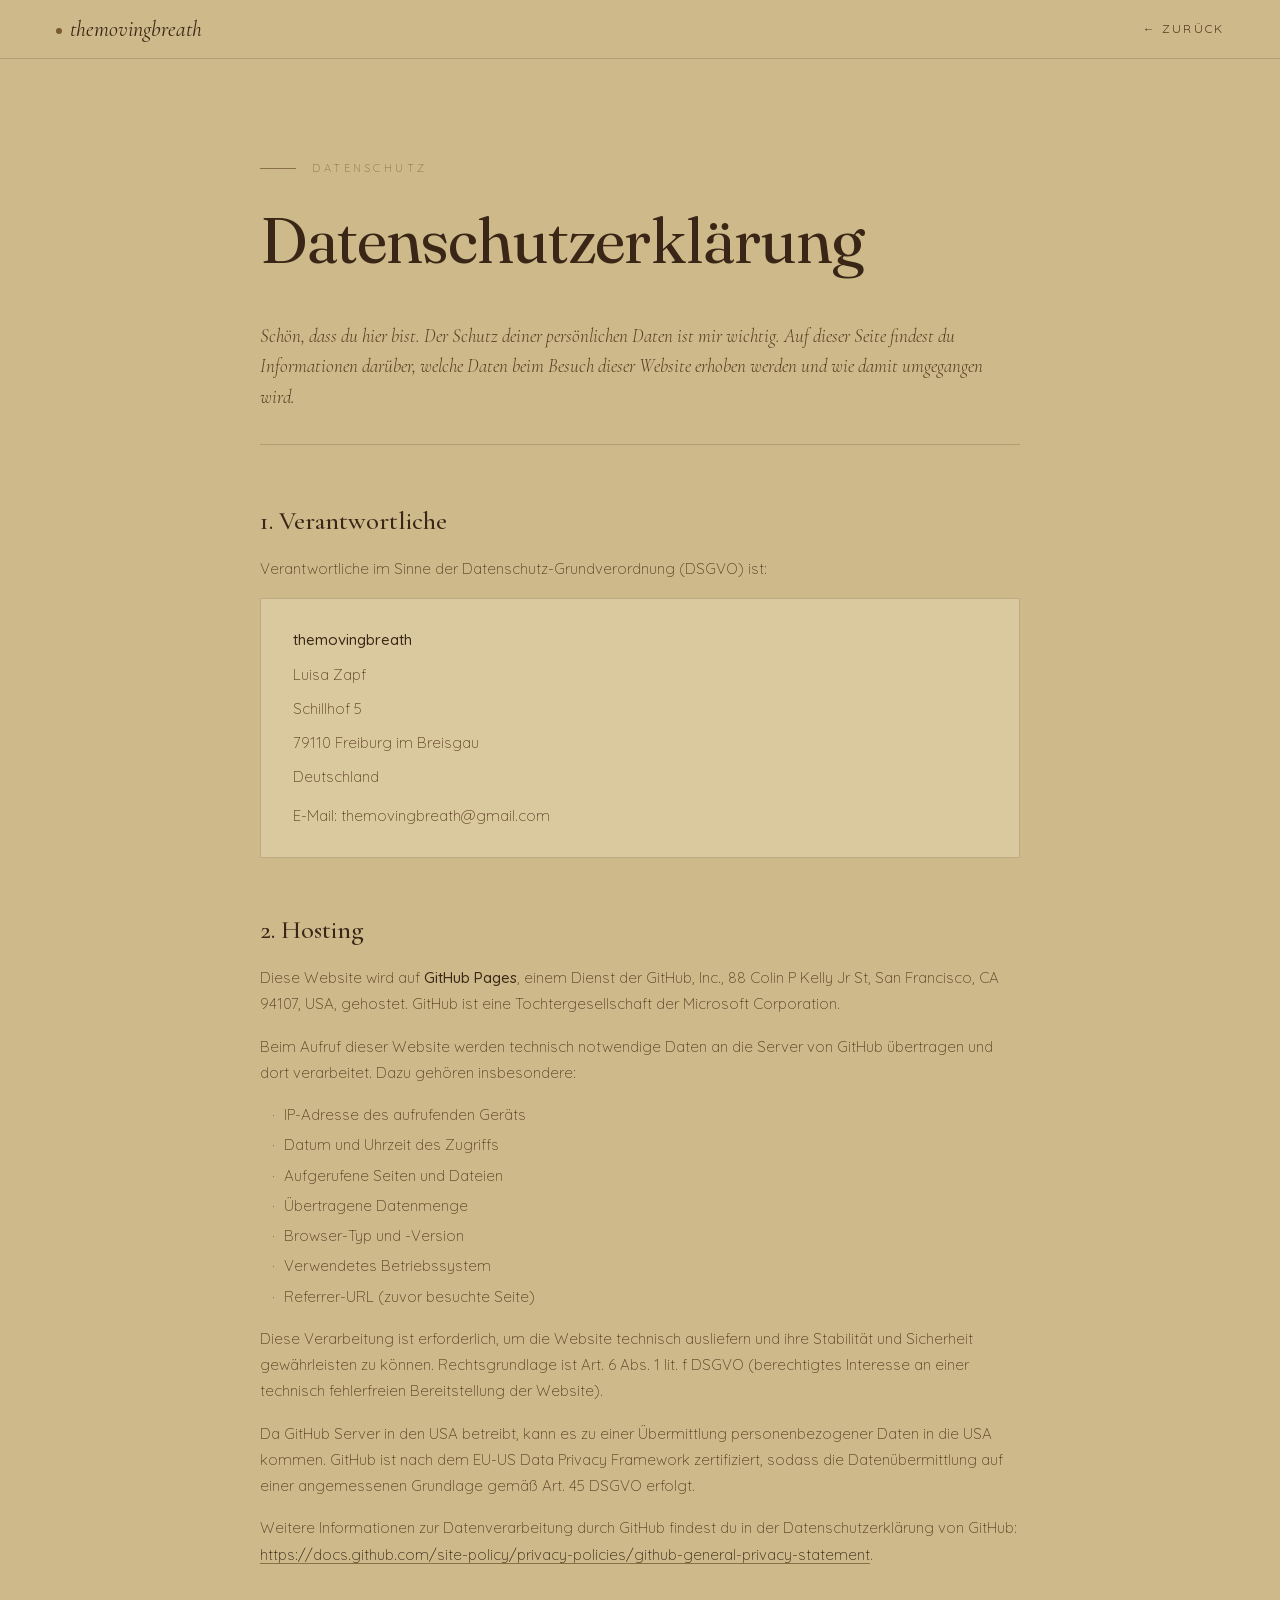
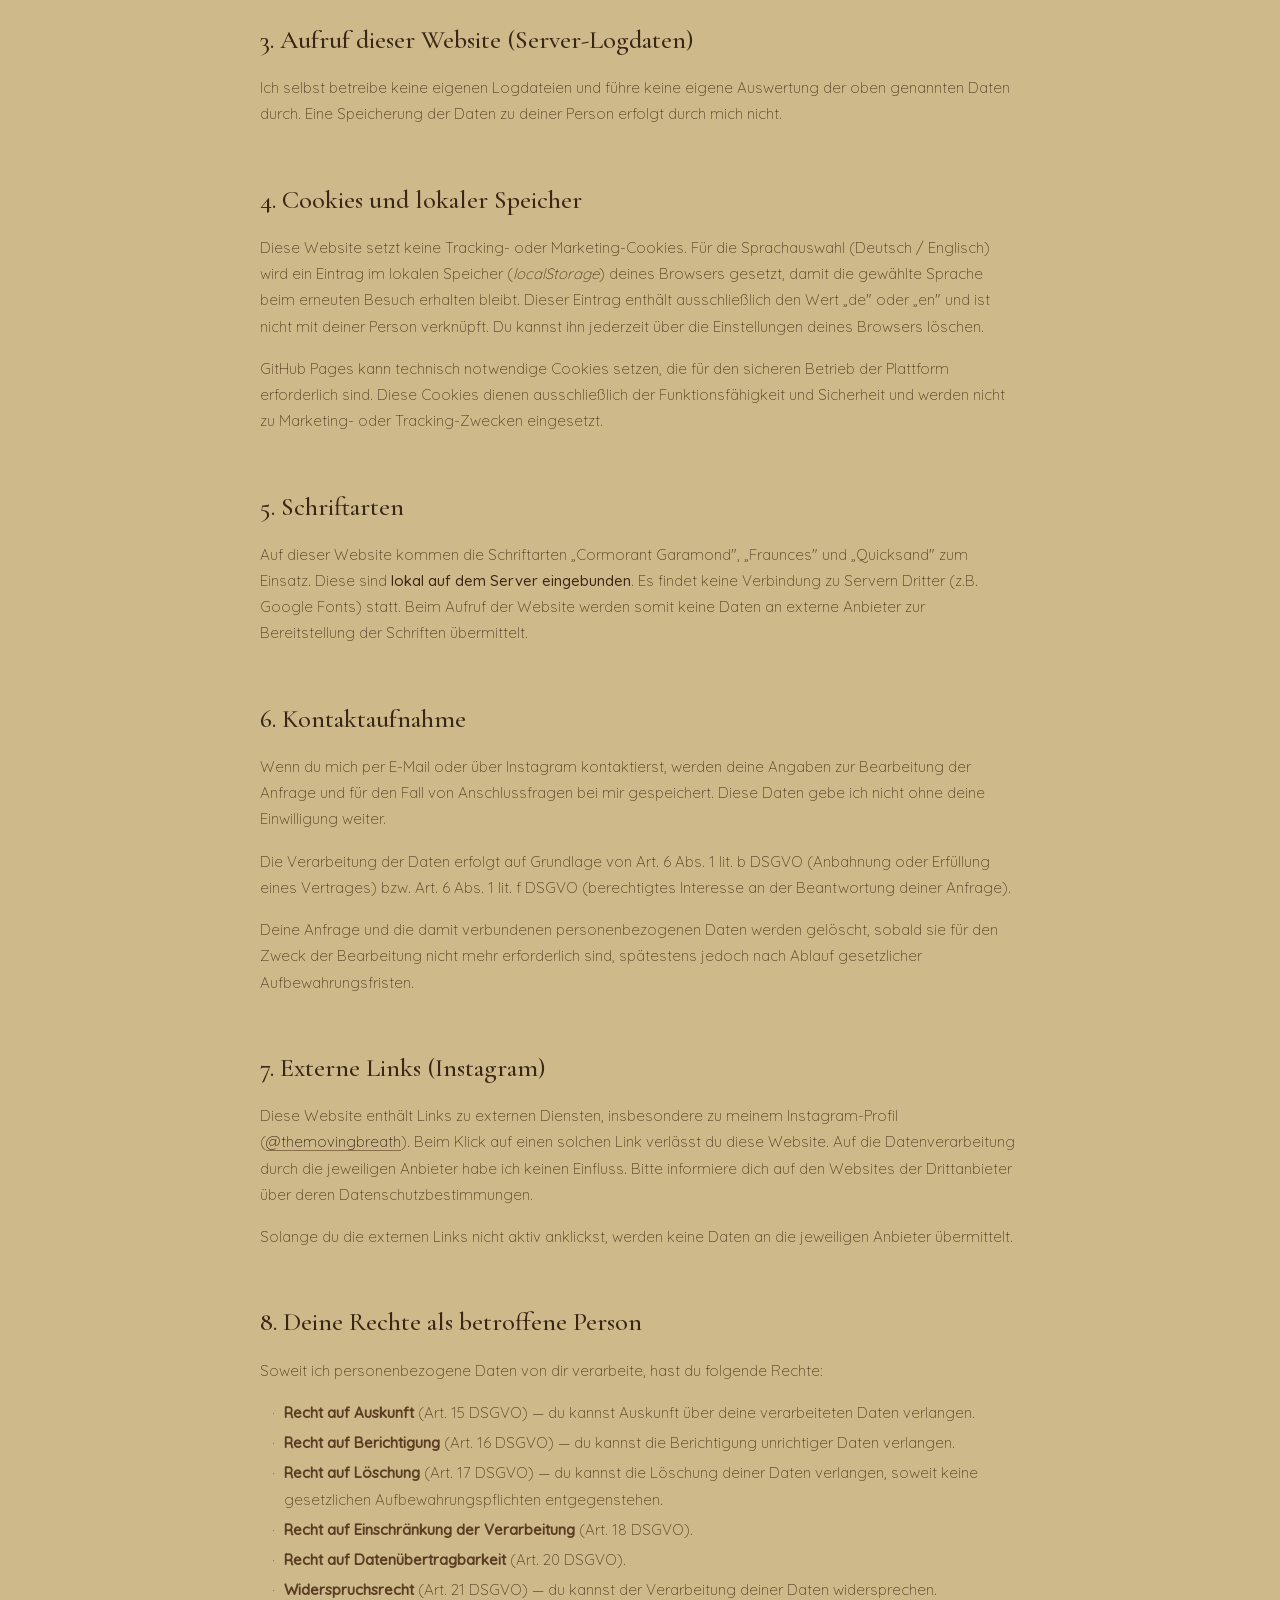
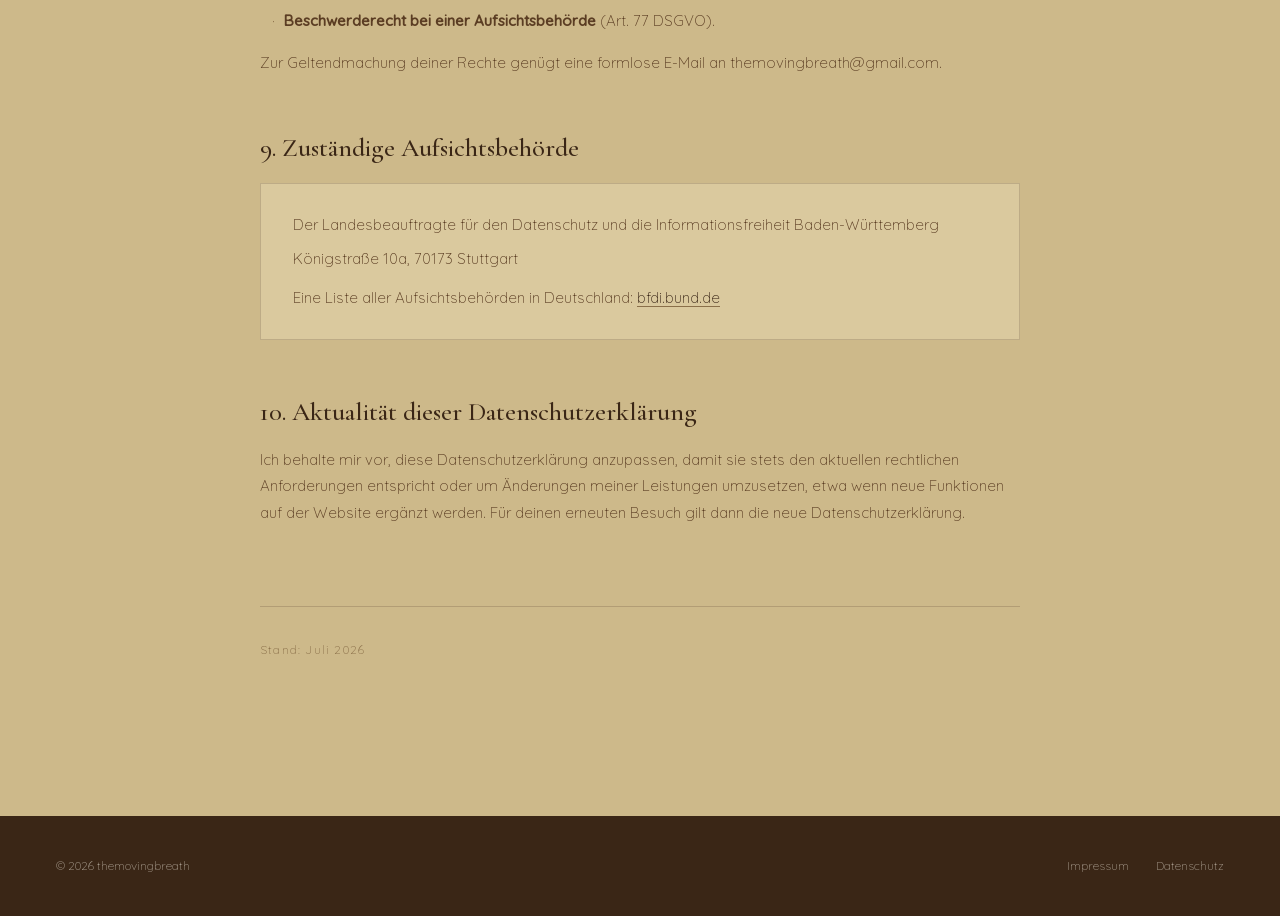
<file: datenschutz.html>
<!DOCTYPE html>
<html lang="de">
<head>
<meta charset="UTF-8" />
<meta name="viewport" content="width=device-width, initial-scale=1.0" />
<title>Datenschutzerklärung — themovingbreath</title>
<link rel="icon" type="image/png" href="files/favicon.png" />
<style>
@font-face{font-family:'Cormorant Garamond';font-style:italic;font-weight:300;font-display:swap;src:url('fonts/cormorant-garamond-300-italic-latin-ext.woff2') format('woff2');unicode-range:U+0100-02BA, U+02BD-02C5, U+02C7-02CC, U+02CE-02D7, U+02DD-02FF, U+0304, U+0308, U+0329, U+1D00-1DBF, U+1E00-1E9F, U+1EF2-1EFF, U+2020, U+20A0-20AB, U+20AD-20C0, U+2113, U+2C60-2C7F, U+A720-A7FF;}
@font-face{font-family:'Cormorant Garamond';font-style:italic;font-weight:300;font-display:swap;src:url('fonts/cormorant-garamond-300-italic-latin.woff2') format('woff2');unicode-range:U+0000-00FF, U+0131, U+0152-0153, U+02BB-02BC, U+02C6, U+02DA, U+02DC, U+0304, U+0308, U+0329, U+2000-206F, U+20AC, U+2122, U+2191, U+2193, U+2212, U+2215, U+FEFF, U+FFFD;}
@font-face{font-family:'Cormorant Garamond';font-style:italic;font-weight:400;font-display:swap;src:url('fonts/cormorant-garamond-400-italic-latin-ext.woff2') format('woff2');unicode-range:U+0100-02BA, U+02BD-02C5, U+02C7-02CC, U+02CE-02D7, U+02DD-02FF, U+0304, U+0308, U+0329, U+1D00-1DBF, U+1E00-1E9F, U+1EF2-1EFF, U+2020, U+20A0-20AB, U+20AD-20C0, U+2113, U+2C60-2C7F, U+A720-A7FF;}
@font-face{font-family:'Cormorant Garamond';font-style:italic;font-weight:400;font-display:swap;src:url('fonts/cormorant-garamond-400-italic-latin.woff2') format('woff2');unicode-range:U+0000-00FF, U+0131, U+0152-0153, U+02BB-02BC, U+02C6, U+02DA, U+02DC, U+0304, U+0308, U+0329, U+2000-206F, U+20AC, U+2122, U+2191, U+2193, U+2212, U+2215, U+FEFF, U+FFFD;}
@font-face{font-family:'Cormorant Garamond';font-style:normal;font-weight:300;font-display:swap;src:url('fonts/cormorant-garamond-300-normal-latin-ext.woff2') format('woff2');unicode-range:U+0100-02BA, U+02BD-02C5, U+02C7-02CC, U+02CE-02D7, U+02DD-02FF, U+0304, U+0308, U+0329, U+1D00-1DBF, U+1E00-1E9F, U+1EF2-1EFF, U+2020, U+20A0-20AB, U+20AD-20C0, U+2113, U+2C60-2C7F, U+A720-A7FF;}
@font-face{font-family:'Cormorant Garamond';font-style:normal;font-weight:300;font-display:swap;src:url('fonts/cormorant-garamond-300-normal-latin.woff2') format('woff2');unicode-range:U+0000-00FF, U+0131, U+0152-0153, U+02BB-02BC, U+02C6, U+02DA, U+02DC, U+0304, U+0308, U+0329, U+2000-206F, U+20AC, U+2122, U+2191, U+2193, U+2212, U+2215, U+FEFF, U+FFFD;}
@font-face{font-family:'Cormorant Garamond';font-style:normal;font-weight:400;font-display:swap;src:url('fonts/cormorant-garamond-400-normal-latin-ext.woff2') format('woff2');unicode-range:U+0100-02BA, U+02BD-02C5, U+02C7-02CC, U+02CE-02D7, U+02DD-02FF, U+0304, U+0308, U+0329, U+1D00-1DBF, U+1E00-1E9F, U+1EF2-1EFF, U+2020, U+20A0-20AB, U+20AD-20C0, U+2113, U+2C60-2C7F, U+A720-A7FF;}
@font-face{font-family:'Cormorant Garamond';font-style:normal;font-weight:400;font-display:swap;src:url('fonts/cormorant-garamond-400-normal-latin.woff2') format('woff2');unicode-range:U+0000-00FF, U+0131, U+0152-0153, U+02BB-02BC, U+02C6, U+02DA, U+02DC, U+0304, U+0308, U+0329, U+2000-206F, U+20AC, U+2122, U+2191, U+2193, U+2212, U+2215, U+FEFF, U+FFFD;}
@font-face{font-family:'Cormorant Garamond';font-style:normal;font-weight:500;font-display:swap;src:url('fonts/cormorant-garamond-500-normal-latin-ext.woff2') format('woff2');unicode-range:U+0100-02BA, U+02BD-02C5, U+02C7-02CC, U+02CE-02D7, U+02DD-02FF, U+0304, U+0308, U+0329, U+1D00-1DBF, U+1E00-1E9F, U+1EF2-1EFF, U+2020, U+20A0-20AB, U+20AD-20C0, U+2113, U+2C60-2C7F, U+A720-A7FF;}
@font-face{font-family:'Cormorant Garamond';font-style:normal;font-weight:500;font-display:swap;src:url('fonts/cormorant-garamond-500-normal-latin.woff2') format('woff2');unicode-range:U+0000-00FF, U+0131, U+0152-0153, U+02BB-02BC, U+02C6, U+02DA, U+02DC, U+0304, U+0308, U+0329, U+2000-206F, U+20AC, U+2122, U+2191, U+2193, U+2212, U+2215, U+FEFF, U+FFFD;}
@font-face{font-family:'Fraunces';font-style:italic;font-weight:300;font-display:swap;src:url('fonts/fraunces-300-italic-latin-ext.woff2') format('woff2');unicode-range:U+0100-02BA, U+02BD-02C5, U+02C7-02CC, U+02CE-02D7, U+02DD-02FF, U+0304, U+0308, U+0329, U+1D00-1DBF, U+1E00-1E9F, U+1EF2-1EFF, U+2020, U+20A0-20AB, U+20AD-20C0, U+2113, U+2C60-2C7F, U+A720-A7FF;}
@font-face{font-family:'Fraunces';font-style:italic;font-weight:300;font-display:swap;src:url('fonts/fraunces-300-italic-latin.woff2') format('woff2');unicode-range:U+0000-00FF, U+0131, U+0152-0153, U+02BB-02BC, U+02C6, U+02DA, U+02DC, U+0304, U+0308, U+0329, U+2000-206F, U+20AC, U+2122, U+2191, U+2193, U+2212, U+2215, U+FEFF, U+FFFD;}
@font-face{font-family:'Fraunces';font-style:normal;font-weight:300;font-display:swap;src:url('fonts/fraunces-300-normal-latin-ext.woff2') format('woff2');unicode-range:U+0100-02BA, U+02BD-02C5, U+02C7-02CC, U+02CE-02D7, U+02DD-02FF, U+0304, U+0308, U+0329, U+1D00-1DBF, U+1E00-1E9F, U+1EF2-1EFF, U+2020, U+20A0-20AB, U+20AD-20C0, U+2113, U+2C60-2C7F, U+A720-A7FF;}
@font-face{font-family:'Fraunces';font-style:normal;font-weight:300;font-display:swap;src:url('fonts/fraunces-300-normal-latin.woff2') format('woff2');unicode-range:U+0000-00FF, U+0131, U+0152-0153, U+02BB-02BC, U+02C6, U+02DA, U+02DC, U+0304, U+0308, U+0329, U+2000-206F, U+20AC, U+2122, U+2191, U+2193, U+2212, U+2215, U+FEFF, U+FFFD;}
@font-face{font-family:'Fraunces';font-style:normal;font-weight:400;font-display:swap;src:url('fonts/fraunces-400-normal-latin-ext.woff2') format('woff2');unicode-range:U+0100-02BA, U+02BD-02C5, U+02C7-02CC, U+02CE-02D7, U+02DD-02FF, U+0304, U+0308, U+0329, U+1D00-1DBF, U+1E00-1E9F, U+1EF2-1EFF, U+2020, U+20A0-20AB, U+20AD-20C0, U+2113, U+2C60-2C7F, U+A720-A7FF;}
@font-face{font-family:'Fraunces';font-style:normal;font-weight:400;font-display:swap;src:url('fonts/fraunces-400-normal-latin.woff2') format('woff2');unicode-range:U+0000-00FF, U+0131, U+0152-0153, U+02BB-02BC, U+02C6, U+02DA, U+02DC, U+0304, U+0308, U+0329, U+2000-206F, U+20AC, U+2122, U+2191, U+2193, U+2212, U+2215, U+FEFF, U+FFFD;}
@font-face{font-family:'Fraunces';font-style:normal;font-weight:500;font-display:swap;src:url('fonts/fraunces-500-normal-latin-ext.woff2') format('woff2');unicode-range:U+0100-02BA, U+02BD-02C5, U+02C7-02CC, U+02CE-02D7, U+02DD-02FF, U+0304, U+0308, U+0329, U+1D00-1DBF, U+1E00-1E9F, U+1EF2-1EFF, U+2020, U+20A0-20AB, U+20AD-20C0, U+2113, U+2C60-2C7F, U+A720-A7FF;}
@font-face{font-family:'Fraunces';font-style:normal;font-weight:500;font-display:swap;src:url('fonts/fraunces-500-normal-latin.woff2') format('woff2');unicode-range:U+0000-00FF, U+0131, U+0152-0153, U+02BB-02BC, U+02C6, U+02DA, U+02DC, U+0304, U+0308, U+0329, U+2000-206F, U+20AC, U+2122, U+2191, U+2193, U+2212, U+2215, U+FEFF, U+FFFD;}
@font-face{font-family:'Quicksand';font-style:normal;font-weight:300;font-display:swap;src:url('fonts/quicksand-300-normal-latin-ext.woff2') format('woff2');unicode-range:U+0100-02BA, U+02BD-02C5, U+02C7-02CC, U+02CE-02D7, U+02DD-02FF, U+0304, U+0308, U+0329, U+1D00-1DBF, U+1E00-1E9F, U+1EF2-1EFF, U+2020, U+20A0-20AB, U+20AD-20C0, U+2113, U+2C60-2C7F, U+A720-A7FF;}
@font-face{font-family:'Quicksand';font-style:normal;font-weight:300;font-display:swap;src:url('fonts/quicksand-300-normal-latin.woff2') format('woff2');unicode-range:U+0000-00FF, U+0131, U+0152-0153, U+02BB-02BC, U+02C6, U+02DA, U+02DC, U+0304, U+0308, U+0329, U+2000-206F, U+20AC, U+2122, U+2191, U+2193, U+2212, U+2215, U+FEFF, U+FFFD;}
@font-face{font-family:'Quicksand';font-style:normal;font-weight:400;font-display:swap;src:url('fonts/quicksand-400-normal-latin-ext.woff2') format('woff2');unicode-range:U+0100-02BA, U+02BD-02C5, U+02C7-02CC, U+02CE-02D7, U+02DD-02FF, U+0304, U+0308, U+0329, U+1D00-1DBF, U+1E00-1E9F, U+1EF2-1EFF, U+2020, U+20A0-20AB, U+20AD-20C0, U+2113, U+2C60-2C7F, U+A720-A7FF;}
@font-face{font-family:'Quicksand';font-style:normal;font-weight:400;font-display:swap;src:url('fonts/quicksand-400-normal-latin.woff2') format('woff2');unicode-range:U+0000-00FF, U+0131, U+0152-0153, U+02BB-02BC, U+02C6, U+02DA, U+02DC, U+0304, U+0308, U+0329, U+2000-206F, U+20AC, U+2122, U+2191, U+2193, U+2212, U+2215, U+FEFF, U+FFFD;}
@font-face{font-family:'Quicksand';font-style:normal;font-weight:500;font-display:swap;src:url('fonts/quicksand-500-normal-latin-ext.woff2') format('woff2');unicode-range:U+0100-02BA, U+02BD-02C5, U+02C7-02CC, U+02CE-02D7, U+02DD-02FF, U+0304, U+0308, U+0329, U+1D00-1DBF, U+1E00-1E9F, U+1EF2-1EFF, U+2020, U+20A0-20AB, U+20AD-20C0, U+2113, U+2C60-2C7F, U+A720-A7FF;}
@font-face{font-family:'Quicksand';font-style:normal;font-weight:500;font-display:swap;src:url('fonts/quicksand-500-normal-latin.woff2') format('woff2');unicode-range:U+0000-00FF, U+0131, U+0152-0153, U+02BB-02BC, U+02C6, U+02DA, U+02DC, U+0304, U+0308, U+0329, U+2000-206F, U+20AC, U+2122, U+2191, U+2193, U+2212, U+2215, U+FEFF, U+FFFD;}

  :root {
    --paper:       #cdb98a;   /* warmes Tan – Seitenhintergrund */
    --paper-warm:  #dac99e;   /* sanftes Highlight – Karten */
    --tan:         #7a5a2e;   /* Gold-Akzent */
    --ink:         #3a2616;   /* fast-schwarzes Braun */
    --ink-soft:    #5b3d23;   /* warmes Braun – Fließtext */
    --ink-mute:    #8a6f49;   /* gedämpft – Labels */
    --line-soft:   rgba(58, 38, 22, 0.18);  /* weiche Linien */
  }

  * { margin: 0; padding: 0; box-sizing: border-box; }

  body {
    font-family: 'Quicksand', sans-serif;
    background: var(--paper);
    color: var(--ink);
    line-height: 1.7;
    font-weight: 300;
    min-height: 100vh;
    display: flex;
    flex-direction: column;
  }

  body::before {
    content: '';
    position: fixed;
    inset: 0;
    pointer-events: none;
    opacity: 0.32;
    background-image: url("data:image/svg+xml,%3Csvg viewBox='0 0 200 200' xmlns='http://www.w3.org/2000/svg'%3E%3Cfilter id='n'%3E%3CfeTurbulence type='fractalNoise' baseFrequency='0.9' numOctaves='2' stitchTiles='stitch'/%3E%3CfeColorMatrix values='0 0 0 0 0.22 0 0 0 0 0.17 0 0 0 0 0.11 0 0 0 0.05 0'/%3E%3Crect width='100%25' height='100%25' filter='url(%23n)'/%3E%3C/svg%3E");
    z-index: 1;
  }

  .wordmark {
    font-family: 'Cormorant Garamond', serif;
    font-style: italic;
    font-weight: 400;
    font-size: 22px;
    color: var(--ink);
    text-decoration: none;
    display: inline-flex;
    align-items: baseline;
    gap: 4px;
    line-height: 1;
  }

  .wordmark::before {
    content: '';
    display: inline-block;
    width: 6px;
    height: 6px;
    border-radius: 50%;
    background: var(--tan);
    transform: translateY(-2px);
    margin-right: 4px;
  }

  header {
    position: sticky;
    top: 0;
    z-index: 100;
    padding: 18px 56px;
    display: flex;
    justify-content: space-between;
    align-items: center;
    backdrop-filter: blur(10px);
    background: rgba(205, 185, 138, 0.85);
    border-bottom: 1px solid var(--line-soft);
  }

  .nav-back {
    color: var(--ink-soft);
    text-decoration: none;
    font-size: 12px;
    letter-spacing: 0.18em;
    text-transform: uppercase;
    font-weight: 400;
    transition: color 0.3s ease;
    display: inline-flex;
    align-items: center;
    gap: 8px;
  }

  .nav-back:hover { color: var(--ink); }

  main {
    flex: 1;
    padding: 100px 56px 140px;
    position: relative;
    z-index: 2;
  }

  .legal-container { max-width: 760px; margin: 0 auto; }

  .legal-eyebrow {
    font-size: 11px;
    letter-spacing: 0.32em;
    text-transform: uppercase;
    color: var(--ink-mute);
    margin-bottom: 28px;
    display: flex;
    align-items: center;
    gap: 16px;
  }

  .legal-eyebrow::before {
    content: '';
    width: 36px;
    height: 1px;
    background: var(--ink-mute);
  }

  h1 {
    font-family: 'Fraunces', Georgia, serif;
    font-weight: 400;
    font-size: clamp(44px, 5.5vw, 64px);
    line-height: 1.05;
    letter-spacing: -0.015em;
    color: var(--ink);
    margin-bottom: 48px;
  }

  .intro {
    font-family: 'Cormorant Garamond', serif;
    font-style: italic;
    font-size: 19px;
    line-height: 1.6;
    color: var(--ink-soft);
    margin-bottom: 60px;
    padding-bottom: 32px;
    border-bottom: 1px solid var(--line-soft);
  }

  h2 {
    font-family: 'Cormorant Garamond', serif;
    font-weight: 500;
    font-size: 26px;
    color: var(--ink);
    margin-top: 56px;
    margin-bottom: 20px;
    line-height: 1.2;
  }

  h2:first-of-type { margin-top: 0; }

  p {
    font-size: 15px;
    line-height: 1.75;
    color: var(--ink-soft);
    margin-bottom: 16px;
  }

  p strong { color: var(--ink); font-weight: 500; }

  ul {
    list-style: none;
    margin-bottom: 16px;
    padding-left: 4px;
  }

  ul li {
    font-size: 15px;
    line-height: 1.75;
    color: var(--ink-soft);
    padding-left: 20px;
    position: relative;
    margin-bottom: 4px;
  }

  ul li::before {
    content: '·';
    position: absolute;
    left: 8px;
    color: var(--ink-mute);
  }

  .placeholder {
    background: var(--paper-warm);
    border: 1px dashed var(--ink-mute);
    padding: 1px 8px;
    font-family: 'Quicksand', monospace;
    font-size: 13px;
    color: var(--ink);
    border-radius: 2px;
    display: inline-block;
    line-height: 1.5;
  }

  .legal-block {
    padding: 28px 32px;
    background: var(--paper-warm);
    border: 1px solid var(--line-soft);
    margin-bottom: 24px;
  }

  .legal-block p { margin-bottom: 8px; }
  .legal-block p:last-child { margin-bottom: 0; }

  a {
    color: var(--ink);
    text-decoration: underline;
    text-decoration-color: var(--ink-mute);
    text-underline-offset: 3px;
    transition: text-decoration-color 0.3s ease;
  }

  a:hover { text-decoration-color: var(--ink); }

  .last-update {
    margin-top: 80px;
    padding-top: 32px;
    border-top: 1px solid var(--line-soft);
    font-size: 12px;
    color: var(--ink-mute);
    letter-spacing: 0.1em;
  }

  footer {
    background: var(--ink);
    color: var(--paper);
    padding: 40px 56px;
    position: relative;
    z-index: 2;
    font-size: 12px;
    color: rgba(243, 236, 224, 0.6);
    display: flex;
    justify-content: space-between;
    align-items: center;
  }

  footer a {
    color: rgba(243, 236, 224, 0.6);
    text-decoration: none;
    margin-left: 24px;
  }

  footer a:hover { color: var(--paper); }

  @media (max-width: 700px) {
    header { padding: 14px 24px; }
    main { padding: 60px 24px 80px; }
    h1 { font-size: 36px; margin-bottom: 32px; }
    h2 { font-size: 22px; margin-top: 40px; }
    .intro { font-size: 17px; }
    .legal-block { padding: 20px 22px; }
    footer { padding: 24px; flex-direction: column; gap: 12px; text-align: center; }
    footer a { margin: 0 12px; }
  }
</style>
</head>
<body>

<header>
  <a href="index.html" class="wordmark">themovingbreath</a>
  <a href="index.html" class="nav-back">← Zurück</a>
</header>

<main>
  <div class="legal-container">
    <div class="legal-eyebrow">Datenschutz</div>
    <h1>Datenschutz&shy;erklärung</h1>

    <p class="intro">
      Schön, dass du hier bist. Der Schutz deiner persönlichen Daten ist mir wichtig. Auf dieser Seite findest du Informationen darüber, welche Daten beim Besuch dieser Website erhoben werden und wie damit umgegangen wird.
    </p>

    <h2>1. Verantwortliche</h2>
    <p>
      Verantwortliche im Sinne der Datenschutz-Grundverordnung (DSGVO) ist:
    </p>
    <div class="legal-block">
      <p><strong>themovingbreath</strong></p>
      <p>Luisa Zapf</p>
      <p>Schillhof 5</p>
      <p>79110 Freiburg im Breisgau</p>
      <p>Deutschland</p>
      <p style="margin-top: 12px;">
        E-Mail: themovingbreath@gmail.com
      </p>
    </div>

    <h2>2. Hosting</h2>
    <p>
      Diese Website wird auf <strong>GitHub Pages</strong>, einem Dienst der GitHub, Inc., 88 Colin P Kelly Jr St, San Francisco, CA 94107, USA, gehostet. GitHub ist eine Tochtergesellschaft der Microsoft Corporation.
    </p>
    <p>
      Beim Aufruf dieser Website werden technisch notwendige Daten an die Server von GitHub übertragen und dort verarbeitet. Dazu gehören insbesondere:
    </p>
    <ul>
      <li>IP-Adresse des aufrufenden Geräts</li>
      <li>Datum und Uhrzeit des Zugriffs</li>
      <li>Aufgerufene Seiten und Dateien</li>
      <li>Übertragene Datenmenge</li>
      <li>Browser-Typ und -Version</li>
      <li>Verwendetes Betriebssystem</li>
      <li>Referrer-URL (zuvor besuchte Seite)</li>
    </ul>
    <p>
      Diese Verarbeitung ist erforderlich, um die Website technisch ausliefern und ihre Stabilität und Sicherheit gewährleisten zu können. Rechtsgrundlage ist Art. 6 Abs. 1 lit. f DSGVO (berechtigtes Interesse an einer technisch fehlerfreien Bereitstellung der Website).
    </p>
    <p>
      Da GitHub Server in den USA betreibt, kann es zu einer Übermittlung personenbezogener Daten in die USA kommen. GitHub ist nach dem EU-US Data Privacy Framework zertifiziert, sodass die Datenübermittlung auf einer angemessenen Grundlage gemäß Art. 45 DSGVO erfolgt.
    </p>
    <p>
      Weitere Informationen zur Datenverarbeitung durch GitHub findest du in der Datenschutzerklärung von GitHub:
      <a href="https://docs.github.com/site-policy/privacy-policies/github-general-privacy-statement" target="_blank" rel="noopener">https://docs.github.com/site-policy/privacy-policies/github-general-privacy-statement</a>.
    </p>

    <h2>3. Aufruf dieser Website (Server-Logdaten)</h2>
    <p>
      Ich selbst betreibe keine eigenen Logdateien und führe keine eigene Auswertung der oben genannten Daten durch. Eine Speicherung der Daten zu deiner Person erfolgt durch mich nicht.
    </p>

    <h2>4. Cookies und lokaler Speicher</h2>
    <p>
      Diese Website setzt keine Tracking- oder Marketing-Cookies. Für die Sprachauswahl (Deutsch / Englisch) wird ein Eintrag im lokalen Speicher (<em>localStorage</em>) deines Browsers gesetzt, damit die gewählte Sprache beim erneuten Besuch erhalten bleibt. Dieser Eintrag enthält ausschließlich den Wert „de" oder „en" und ist nicht mit deiner Person verknüpft. Du kannst ihn jederzeit über die Einstellungen deines Browsers löschen.
    </p>
    <p>
      GitHub Pages kann technisch notwendige Cookies setzen, die für den sicheren Betrieb der Plattform erforderlich sind. Diese Cookies dienen ausschließlich der Funktionsfähigkeit und Sicherheit und werden nicht zu Marketing- oder Tracking-Zwecken eingesetzt.
    </p>

    <h2>5. Schriftarten</h2>
    <p>
      Auf dieser Website kommen die Schriftarten „Cormorant Garamond", „Fraunces" und „Quicksand" zum Einsatz. Diese sind <strong>lokal auf dem Server eingebunden</strong>. Es findet keine Verbindung zu Servern Dritter (z.B. Google Fonts) statt. Beim Aufruf der Website werden somit keine Daten an externe Anbieter zur Bereitstellung der Schriften übermittelt.
    </p>

    <h2>6. Kontaktaufnahme</h2>
    <p>
      Wenn du mich per E-Mail oder über Instagram kontaktierst, werden deine Angaben zur Bearbeitung der Anfrage und für den Fall von Anschlussfragen bei mir gespeichert. Diese Daten gebe ich nicht ohne deine Einwilligung weiter.
    </p>
    <p>
      Die Verarbeitung der Daten erfolgt auf Grundlage von Art. 6 Abs. 1 lit. b DSGVO (Anbahnung oder Erfüllung eines Vertrages) bzw. Art. 6 Abs. 1 lit. f DSGVO (berechtigtes Interesse an der Beantwortung deiner Anfrage).
    </p>
    <p>
      Deine Anfrage und die damit verbundenen personenbezogenen Daten werden gelöscht, sobald sie für den Zweck der Bearbeitung nicht mehr erforderlich sind, spätestens jedoch nach Ablauf gesetzlicher Aufbewahrungsfristen.
    </p>

    <h2>7. Externe Links (Instagram)</h2>
    <p>
      Diese Website enthält Links zu externen Diensten, insbesondere zu meinem Instagram-Profil (<a href="https://www.instagram.com/themovingbreath/" target="_blank" rel="noopener">@themovingbreath</a>). Beim Klick auf einen solchen Link verlässt du diese Website. Auf die Datenverarbeitung durch die jeweiligen Anbieter habe ich keinen Einfluss. Bitte informiere dich auf den Websites der Drittanbieter über deren Datenschutzbestimmungen.
    </p>
    <p>
      Solange du die externen Links nicht aktiv anklickst, werden keine Daten an die jeweiligen Anbieter übermittelt.
    </p>

    <h2>8. Deine Rechte als betroffene Person</h2>
    <p>
      Soweit ich personenbezogene Daten von dir verarbeite, hast du folgende Rechte:
    </p>
    <ul>
      <li><strong>Recht auf Auskunft</strong> (Art. 15 DSGVO) — du kannst Auskunft über deine verarbeiteten Daten verlangen.</li>
      <li><strong>Recht auf Berichtigung</strong> (Art. 16 DSGVO) — du kannst die Berichtigung unrichtiger Daten verlangen.</li>
      <li><strong>Recht auf Löschung</strong> (Art. 17 DSGVO) — du kannst die Löschung deiner Daten verlangen, soweit keine gesetzlichen Aufbewahrungspflichten entgegenstehen.</li>
      <li><strong>Recht auf Einschränkung der Verarbeitung</strong> (Art. 18 DSGVO).</li>
      <li><strong>Recht auf Datenübertragbarkeit</strong> (Art. 20 DSGVO).</li>
      <li><strong>Widerspruchsrecht</strong> (Art. 21 DSGVO) — du kannst der Verarbeitung deiner Daten widersprechen.</li>
      <li><strong>Beschwerderecht bei einer Aufsichtsbehörde</strong> (Art. 77 DSGVO).</li>
    </ul>
    <p>
      Zur Geltendmachung deiner Rechte genügt eine formlose E-Mail an themovingbreath@gmail.com.
    </p>

    <h2>9. Zuständige Aufsichtsbehörde</h2>
    <div class="legal-block">
      <p>Der Landesbeauftragte für den Datenschutz und die Informationsfreiheit Baden-Württemberg</p>
      <p>Königstraße 10a, 70173 Stuttgart</p>
      <p style="margin-top: 12px;">
        Eine Liste aller Aufsichtsbehörden in Deutschland: <a href="https://www.bfdi.bund.de/DE/Service/Anschriften/Laender/Laender-node.html" target="_blank" rel="noopener">bfdi.bund.de</a>
      </p>
    </div>

    <h2>10. Aktualität dieser Datenschutzerklärung</h2>
    <p>
      Ich behalte mir vor, diese Datenschutzerklärung anzupassen, damit sie stets den aktuellen rechtlichen Anforderungen entspricht oder um Änderungen meiner Leistungen umzusetzen, etwa wenn neue Funktionen auf der Website ergänzt werden. Für deinen erneuten Besuch gilt dann die neue Datenschutzerklärung.
    </p>

    <p class="last-update">
      Stand: Juli 2026
    </p>
  </div>
</main>

<footer>
  <span>© 2026 themovingbreath</span>
  <span>
    <a href="impressum.html">Impressum</a>
    <a href="datenschutz.html">Datenschutz</a>
  </span>
</footer>

</body>
</html>
</file>
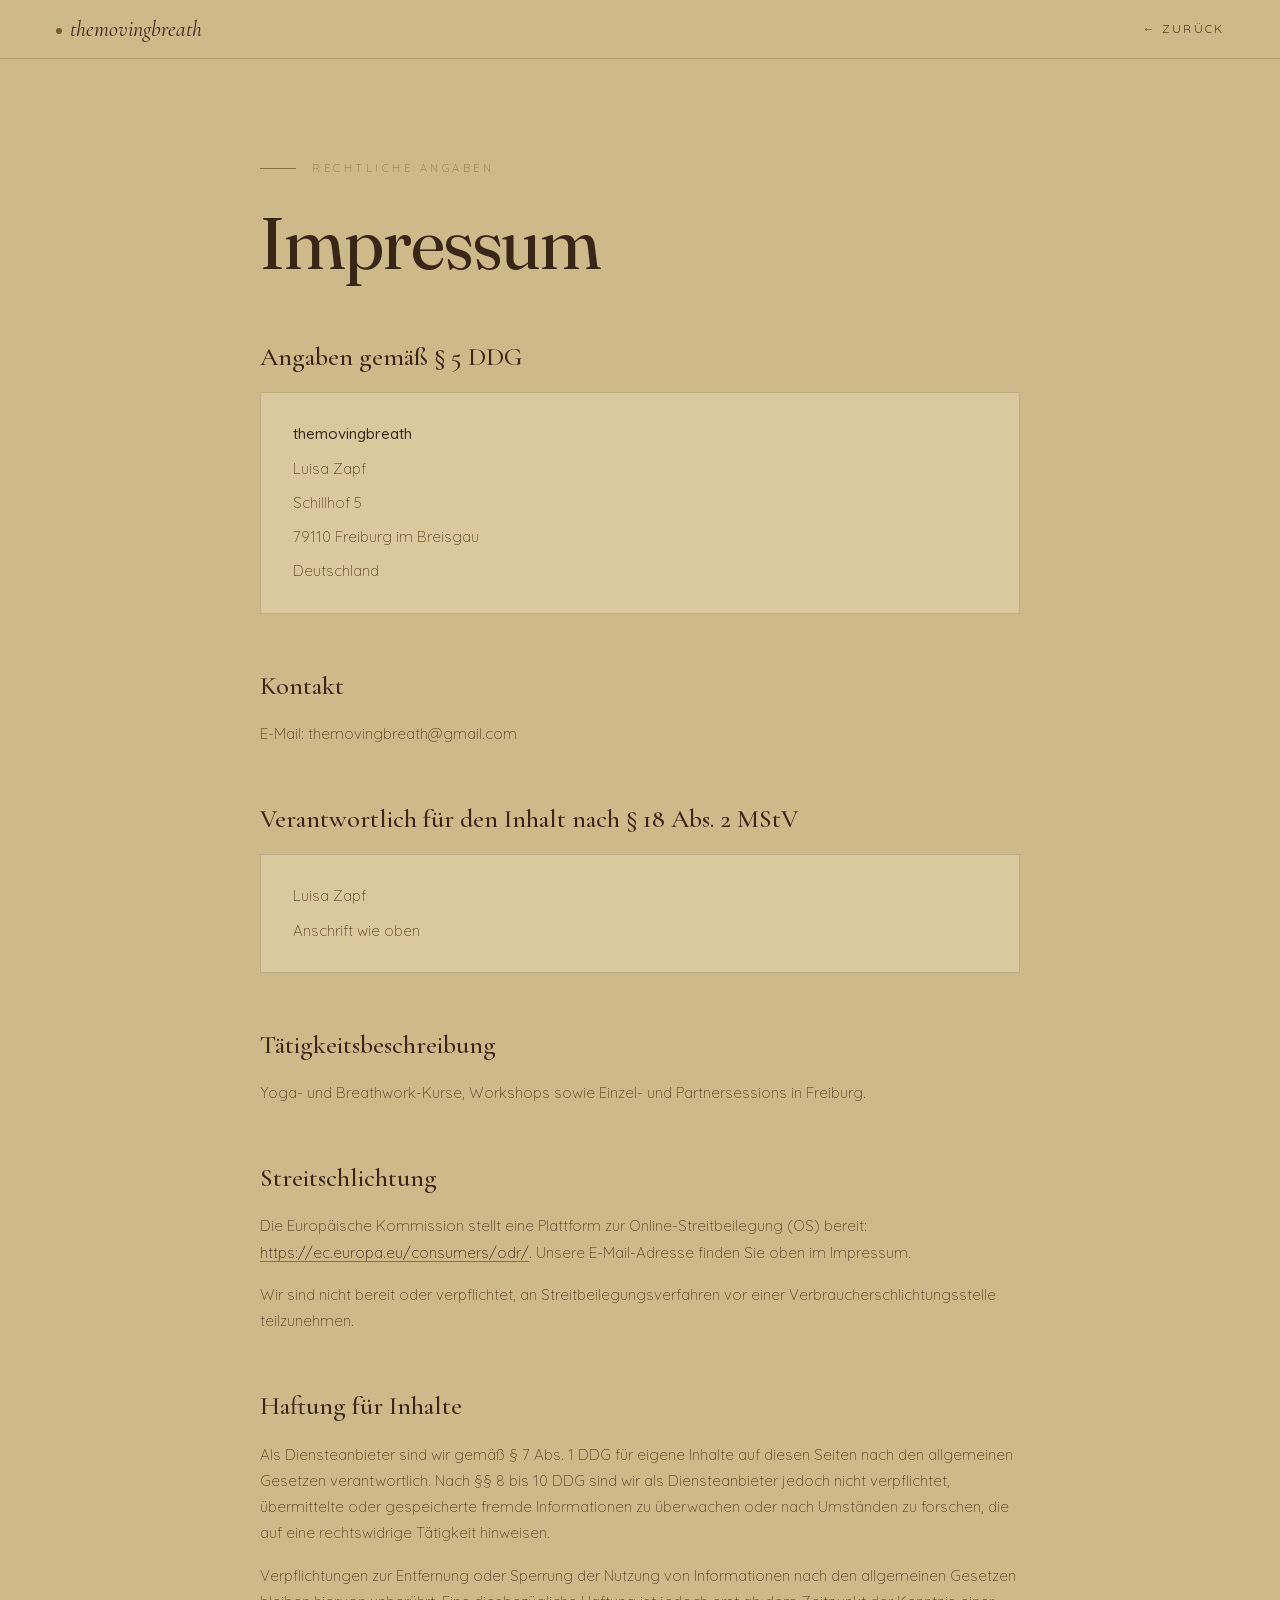
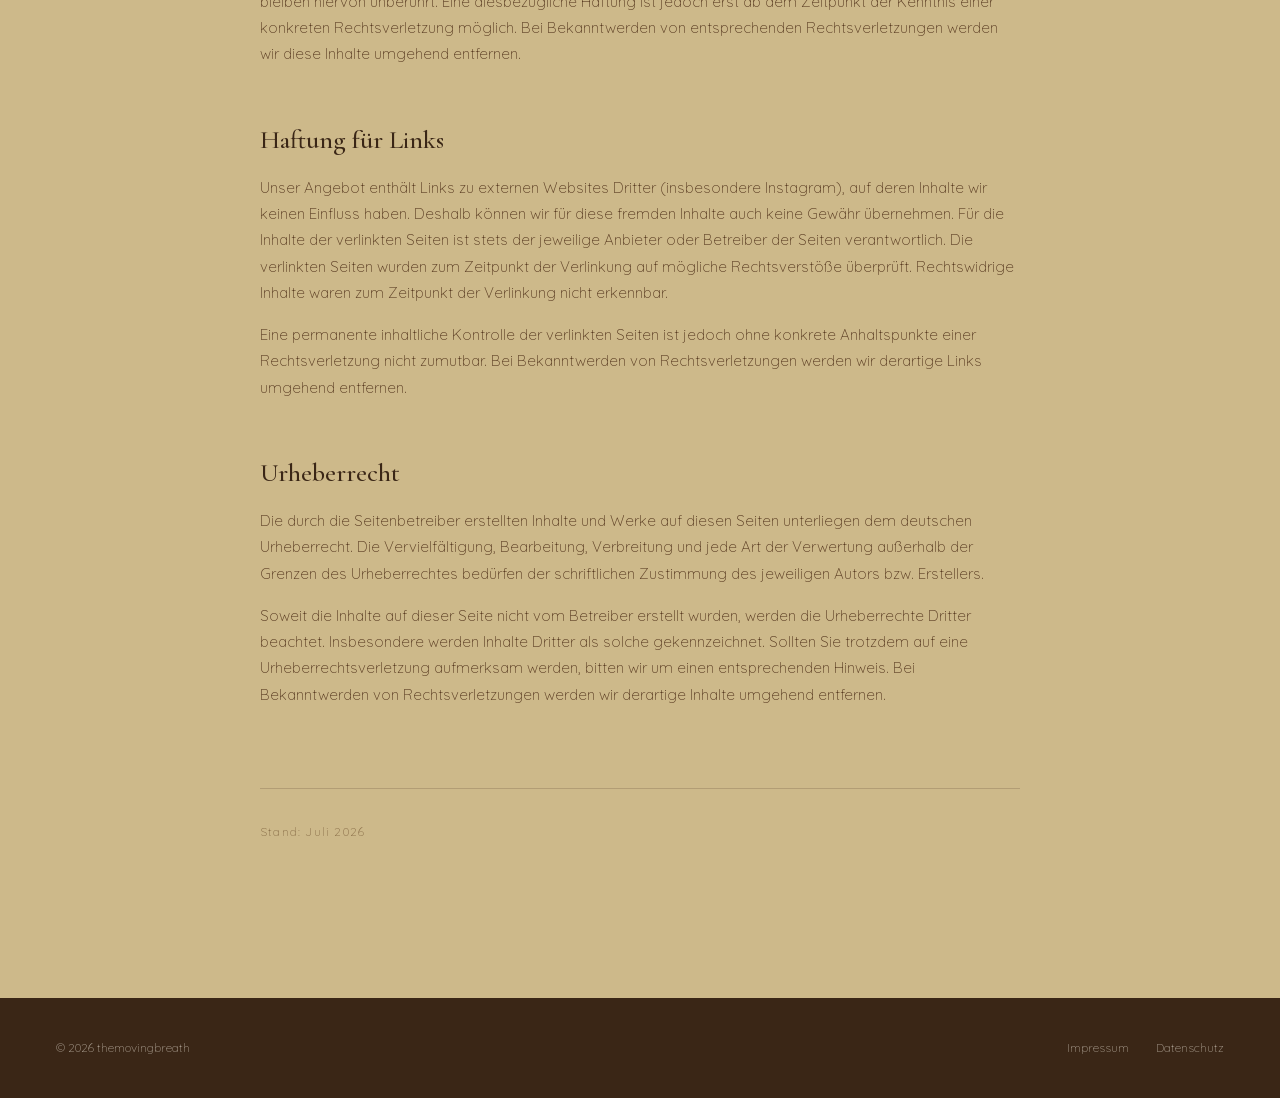
<file: impressum.html>
<!DOCTYPE html>
<html lang="de">
<head>
<meta charset="UTF-8" />
<meta name="viewport" content="width=device-width, initial-scale=1.0" />
<title>Impressum — themovingbreath</title>
<link rel="icon" type="image/png" href="files/favicon.png" />
<style>
@font-face{font-family:'Cormorant Garamond';font-style:italic;font-weight:300;font-display:swap;src:url('fonts/cormorant-garamond-300-italic-latin-ext.woff2') format('woff2');unicode-range:U+0100-02BA, U+02BD-02C5, U+02C7-02CC, U+02CE-02D7, U+02DD-02FF, U+0304, U+0308, U+0329, U+1D00-1DBF, U+1E00-1E9F, U+1EF2-1EFF, U+2020, U+20A0-20AB, U+20AD-20C0, U+2113, U+2C60-2C7F, U+A720-A7FF;}
@font-face{font-family:'Cormorant Garamond';font-style:italic;font-weight:300;font-display:swap;src:url('fonts/cormorant-garamond-300-italic-latin.woff2') format('woff2');unicode-range:U+0000-00FF, U+0131, U+0152-0153, U+02BB-02BC, U+02C6, U+02DA, U+02DC, U+0304, U+0308, U+0329, U+2000-206F, U+20AC, U+2122, U+2191, U+2193, U+2212, U+2215, U+FEFF, U+FFFD;}
@font-face{font-family:'Cormorant Garamond';font-style:italic;font-weight:400;font-display:swap;src:url('fonts/cormorant-garamond-400-italic-latin-ext.woff2') format('woff2');unicode-range:U+0100-02BA, U+02BD-02C5, U+02C7-02CC, U+02CE-02D7, U+02DD-02FF, U+0304, U+0308, U+0329, U+1D00-1DBF, U+1E00-1E9F, U+1EF2-1EFF, U+2020, U+20A0-20AB, U+20AD-20C0, U+2113, U+2C60-2C7F, U+A720-A7FF;}
@font-face{font-family:'Cormorant Garamond';font-style:italic;font-weight:400;font-display:swap;src:url('fonts/cormorant-garamond-400-italic-latin.woff2') format('woff2');unicode-range:U+0000-00FF, U+0131, U+0152-0153, U+02BB-02BC, U+02C6, U+02DA, U+02DC, U+0304, U+0308, U+0329, U+2000-206F, U+20AC, U+2122, U+2191, U+2193, U+2212, U+2215, U+FEFF, U+FFFD;}
@font-face{font-family:'Cormorant Garamond';font-style:normal;font-weight:300;font-display:swap;src:url('fonts/cormorant-garamond-300-normal-latin-ext.woff2') format('woff2');unicode-range:U+0100-02BA, U+02BD-02C5, U+02C7-02CC, U+02CE-02D7, U+02DD-02FF, U+0304, U+0308, U+0329, U+1D00-1DBF, U+1E00-1E9F, U+1EF2-1EFF, U+2020, U+20A0-20AB, U+20AD-20C0, U+2113, U+2C60-2C7F, U+A720-A7FF;}
@font-face{font-family:'Cormorant Garamond';font-style:normal;font-weight:300;font-display:swap;src:url('fonts/cormorant-garamond-300-normal-latin.woff2') format('woff2');unicode-range:U+0000-00FF, U+0131, U+0152-0153, U+02BB-02BC, U+02C6, U+02DA, U+02DC, U+0304, U+0308, U+0329, U+2000-206F, U+20AC, U+2122, U+2191, U+2193, U+2212, U+2215, U+FEFF, U+FFFD;}
@font-face{font-family:'Cormorant Garamond';font-style:normal;font-weight:400;font-display:swap;src:url('fonts/cormorant-garamond-400-normal-latin-ext.woff2') format('woff2');unicode-range:U+0100-02BA, U+02BD-02C5, U+02C7-02CC, U+02CE-02D7, U+02DD-02FF, U+0304, U+0308, U+0329, U+1D00-1DBF, U+1E00-1E9F, U+1EF2-1EFF, U+2020, U+20A0-20AB, U+20AD-20C0, U+2113, U+2C60-2C7F, U+A720-A7FF;}
@font-face{font-family:'Cormorant Garamond';font-style:normal;font-weight:400;font-display:swap;src:url('fonts/cormorant-garamond-400-normal-latin.woff2') format('woff2');unicode-range:U+0000-00FF, U+0131, U+0152-0153, U+02BB-02BC, U+02C6, U+02DA, U+02DC, U+0304, U+0308, U+0329, U+2000-206F, U+20AC, U+2122, U+2191, U+2193, U+2212, U+2215, U+FEFF, U+FFFD;}
@font-face{font-family:'Cormorant Garamond';font-style:normal;font-weight:500;font-display:swap;src:url('fonts/cormorant-garamond-500-normal-latin-ext.woff2') format('woff2');unicode-range:U+0100-02BA, U+02BD-02C5, U+02C7-02CC, U+02CE-02D7, U+02DD-02FF, U+0304, U+0308, U+0329, U+1D00-1DBF, U+1E00-1E9F, U+1EF2-1EFF, U+2020, U+20A0-20AB, U+20AD-20C0, U+2113, U+2C60-2C7F, U+A720-A7FF;}
@font-face{font-family:'Cormorant Garamond';font-style:normal;font-weight:500;font-display:swap;src:url('fonts/cormorant-garamond-500-normal-latin.woff2') format('woff2');unicode-range:U+0000-00FF, U+0131, U+0152-0153, U+02BB-02BC, U+02C6, U+02DA, U+02DC, U+0304, U+0308, U+0329, U+2000-206F, U+20AC, U+2122, U+2191, U+2193, U+2212, U+2215, U+FEFF, U+FFFD;}
@font-face{font-family:'Fraunces';font-style:italic;font-weight:300;font-display:swap;src:url('fonts/fraunces-300-italic-latin-ext.woff2') format('woff2');unicode-range:U+0100-02BA, U+02BD-02C5, U+02C7-02CC, U+02CE-02D7, U+02DD-02FF, U+0304, U+0308, U+0329, U+1D00-1DBF, U+1E00-1E9F, U+1EF2-1EFF, U+2020, U+20A0-20AB, U+20AD-20C0, U+2113, U+2C60-2C7F, U+A720-A7FF;}
@font-face{font-family:'Fraunces';font-style:italic;font-weight:300;font-display:swap;src:url('fonts/fraunces-300-italic-latin.woff2') format('woff2');unicode-range:U+0000-00FF, U+0131, U+0152-0153, U+02BB-02BC, U+02C6, U+02DA, U+02DC, U+0304, U+0308, U+0329, U+2000-206F, U+20AC, U+2122, U+2191, U+2193, U+2212, U+2215, U+FEFF, U+FFFD;}
@font-face{font-family:'Fraunces';font-style:normal;font-weight:300;font-display:swap;src:url('fonts/fraunces-300-normal-latin-ext.woff2') format('woff2');unicode-range:U+0100-02BA, U+02BD-02C5, U+02C7-02CC, U+02CE-02D7, U+02DD-02FF, U+0304, U+0308, U+0329, U+1D00-1DBF, U+1E00-1E9F, U+1EF2-1EFF, U+2020, U+20A0-20AB, U+20AD-20C0, U+2113, U+2C60-2C7F, U+A720-A7FF;}
@font-face{font-family:'Fraunces';font-style:normal;font-weight:300;font-display:swap;src:url('fonts/fraunces-300-normal-latin.woff2') format('woff2');unicode-range:U+0000-00FF, U+0131, U+0152-0153, U+02BB-02BC, U+02C6, U+02DA, U+02DC, U+0304, U+0308, U+0329, U+2000-206F, U+20AC, U+2122, U+2191, U+2193, U+2212, U+2215, U+FEFF, U+FFFD;}
@font-face{font-family:'Fraunces';font-style:normal;font-weight:400;font-display:swap;src:url('fonts/fraunces-400-normal-latin-ext.woff2') format('woff2');unicode-range:U+0100-02BA, U+02BD-02C5, U+02C7-02CC, U+02CE-02D7, U+02DD-02FF, U+0304, U+0308, U+0329, U+1D00-1DBF, U+1E00-1E9F, U+1EF2-1EFF, U+2020, U+20A0-20AB, U+20AD-20C0, U+2113, U+2C60-2C7F, U+A720-A7FF;}
@font-face{font-family:'Fraunces';font-style:normal;font-weight:400;font-display:swap;src:url('fonts/fraunces-400-normal-latin.woff2') format('woff2');unicode-range:U+0000-00FF, U+0131, U+0152-0153, U+02BB-02BC, U+02C6, U+02DA, U+02DC, U+0304, U+0308, U+0329, U+2000-206F, U+20AC, U+2122, U+2191, U+2193, U+2212, U+2215, U+FEFF, U+FFFD;}
@font-face{font-family:'Fraunces';font-style:normal;font-weight:500;font-display:swap;src:url('fonts/fraunces-500-normal-latin-ext.woff2') format('woff2');unicode-range:U+0100-02BA, U+02BD-02C5, U+02C7-02CC, U+02CE-02D7, U+02DD-02FF, U+0304, U+0308, U+0329, U+1D00-1DBF, U+1E00-1E9F, U+1EF2-1EFF, U+2020, U+20A0-20AB, U+20AD-20C0, U+2113, U+2C60-2C7F, U+A720-A7FF;}
@font-face{font-family:'Fraunces';font-style:normal;font-weight:500;font-display:swap;src:url('fonts/fraunces-500-normal-latin.woff2') format('woff2');unicode-range:U+0000-00FF, U+0131, U+0152-0153, U+02BB-02BC, U+02C6, U+02DA, U+02DC, U+0304, U+0308, U+0329, U+2000-206F, U+20AC, U+2122, U+2191, U+2193, U+2212, U+2215, U+FEFF, U+FFFD;}
@font-face{font-family:'Quicksand';font-style:normal;font-weight:300;font-display:swap;src:url('fonts/quicksand-300-normal-latin-ext.woff2') format('woff2');unicode-range:U+0100-02BA, U+02BD-02C5, U+02C7-02CC, U+02CE-02D7, U+02DD-02FF, U+0304, U+0308, U+0329, U+1D00-1DBF, U+1E00-1E9F, U+1EF2-1EFF, U+2020, U+20A0-20AB, U+20AD-20C0, U+2113, U+2C60-2C7F, U+A720-A7FF;}
@font-face{font-family:'Quicksand';font-style:normal;font-weight:300;font-display:swap;src:url('fonts/quicksand-300-normal-latin.woff2') format('woff2');unicode-range:U+0000-00FF, U+0131, U+0152-0153, U+02BB-02BC, U+02C6, U+02DA, U+02DC, U+0304, U+0308, U+0329, U+2000-206F, U+20AC, U+2122, U+2191, U+2193, U+2212, U+2215, U+FEFF, U+FFFD;}
@font-face{font-family:'Quicksand';font-style:normal;font-weight:400;font-display:swap;src:url('fonts/quicksand-400-normal-latin-ext.woff2') format('woff2');unicode-range:U+0100-02BA, U+02BD-02C5, U+02C7-02CC, U+02CE-02D7, U+02DD-02FF, U+0304, U+0308, U+0329, U+1D00-1DBF, U+1E00-1E9F, U+1EF2-1EFF, U+2020, U+20A0-20AB, U+20AD-20C0, U+2113, U+2C60-2C7F, U+A720-A7FF;}
@font-face{font-family:'Quicksand';font-style:normal;font-weight:400;font-display:swap;src:url('fonts/quicksand-400-normal-latin.woff2') format('woff2');unicode-range:U+0000-00FF, U+0131, U+0152-0153, U+02BB-02BC, U+02C6, U+02DA, U+02DC, U+0304, U+0308, U+0329, U+2000-206F, U+20AC, U+2122, U+2191, U+2193, U+2212, U+2215, U+FEFF, U+FFFD;}
@font-face{font-family:'Quicksand';font-style:normal;font-weight:500;font-display:swap;src:url('fonts/quicksand-500-normal-latin-ext.woff2') format('woff2');unicode-range:U+0100-02BA, U+02BD-02C5, U+02C7-02CC, U+02CE-02D7, U+02DD-02FF, U+0304, U+0308, U+0329, U+1D00-1DBF, U+1E00-1E9F, U+1EF2-1EFF, U+2020, U+20A0-20AB, U+20AD-20C0, U+2113, U+2C60-2C7F, U+A720-A7FF;}
@font-face{font-family:'Quicksand';font-style:normal;font-weight:500;font-display:swap;src:url('fonts/quicksand-500-normal-latin.woff2') format('woff2');unicode-range:U+0000-00FF, U+0131, U+0152-0153, U+02BB-02BC, U+02C6, U+02DA, U+02DC, U+0304, U+0308, U+0329, U+2000-206F, U+20AC, U+2122, U+2191, U+2193, U+2212, U+2215, U+FEFF, U+FFFD;}

  :root {
    --paper:       #cdb98a;   /* warmes Tan – Seitenhintergrund */
    --paper-warm:  #dac99e;   /* sanftes Highlight – Karten */
    --tan:         #7a5a2e;   /* Gold-Akzent */
    --ink:         #3a2616;   /* fast-schwarzes Braun */
    --ink-soft:    #5b3d23;   /* warmes Braun – Fließtext */
    --ink-mute:    #8a6f49;   /* gedämpft – Labels */
    --line-soft:   rgba(58, 38, 22, 0.18);  /* weiche Linien */
  }

  * { margin: 0; padding: 0; box-sizing: border-box; }

  body {
    font-family: 'Quicksand', sans-serif;
    background: var(--paper);
    color: var(--ink);
    line-height: 1.7;
    font-weight: 300;
    min-height: 100vh;
    display: flex;
    flex-direction: column;
  }

  body::before {
    content: '';
    position: fixed;
    inset: 0;
    pointer-events: none;
    opacity: 0.32;
    background-image: url("data:image/svg+xml,%3Csvg viewBox='0 0 200 200' xmlns='http://www.w3.org/2000/svg'%3E%3Cfilter id='n'%3E%3CfeTurbulence type='fractalNoise' baseFrequency='0.9' numOctaves='2' stitchTiles='stitch'/%3E%3CfeColorMatrix values='0 0 0 0 0.22 0 0 0 0 0.17 0 0 0 0 0.11 0 0 0 0.05 0'/%3E%3Crect width='100%25' height='100%25' filter='url(%23n)'/%3E%3C/svg%3E");
    z-index: 1;
  }

  .wordmark {
    font-family: 'Cormorant Garamond', serif;
    font-style: italic;
    font-weight: 400;
    font-size: 22px;
    color: var(--ink);
    text-decoration: none;
    display: inline-flex;
    align-items: baseline;
    gap: 4px;
    line-height: 1;
  }

  .wordmark::before {
    content: '';
    display: inline-block;
    width: 6px;
    height: 6px;
    border-radius: 50%;
    background: var(--tan);
    transform: translateY(-2px);
    margin-right: 4px;
  }

  header {
    position: sticky;
    top: 0;
    z-index: 100;
    padding: 18px 56px;
    display: flex;
    justify-content: space-between;
    align-items: center;
    backdrop-filter: blur(10px);
    background: rgba(205, 185, 138, 0.85);
    border-bottom: 1px solid var(--line-soft);
  }

  .nav-back {
    color: var(--ink-soft);
    text-decoration: none;
    font-size: 12px;
    letter-spacing: 0.18em;
    text-transform: uppercase;
    font-weight: 400;
    transition: color 0.3s ease;
    display: inline-flex;
    align-items: center;
    gap: 8px;
  }

  .nav-back:hover { color: var(--ink); }

  main {
    flex: 1;
    padding: 100px 56px 140px;
    position: relative;
    z-index: 2;
  }

  .legal-container { max-width: 760px; margin: 0 auto; }

  .legal-eyebrow {
    font-size: 11px;
    letter-spacing: 0.32em;
    text-transform: uppercase;
    color: var(--ink-mute);
    margin-bottom: 28px;
    display: flex;
    align-items: center;
    gap: 16px;
  }

  .legal-eyebrow::before {
    content: '';
    width: 36px;
    height: 1px;
    background: var(--ink-mute);
  }

  h1 {
    font-family: 'Fraunces', Georgia, serif;
    font-weight: 400;
    font-size: clamp(48px, 6vw, 72px);
    line-height: 1.05;
    letter-spacing: -0.015em;
    color: var(--ink);
    margin-bottom: 60px;
  }

  h2 {
    font-family: 'Cormorant Garamond', serif;
    font-weight: 500;
    font-size: 26px;
    color: var(--ink);
    margin-top: 56px;
    margin-bottom: 20px;
    line-height: 1.2;
  }

  h2:first-of-type { margin-top: 0; }

  p {
    font-size: 15px;
    line-height: 1.75;
    color: var(--ink-soft);
    margin-bottom: 16px;
  }

  p strong { color: var(--ink); font-weight: 500; }

  .placeholder {
    background: var(--paper-warm);
    border: 1px dashed var(--ink-mute);
    padding: 1px 8px;
    font-family: 'Quicksand', monospace;
    font-size: 13px;
    color: var(--ink);
    border-radius: 2px;
    display: inline-block;
    line-height: 1.5;
  }

  .legal-block {
    padding: 28px 32px;
    background: var(--paper-warm);
    border: 1px solid var(--line-soft);
    margin-bottom: 40px;
  }

  .legal-block p { margin-bottom: 8px; }
  .legal-block p:last-child { margin-bottom: 0; }

  a {
    color: var(--ink);
    text-decoration: underline;
    text-decoration-color: var(--ink-mute);
    text-underline-offset: 3px;
    transition: text-decoration-color 0.3s ease;
  }

  a:hover { text-decoration-color: var(--ink); }

  .last-update {
    margin-top: 80px;
    padding-top: 32px;
    border-top: 1px solid var(--line-soft);
    font-size: 12px;
    color: var(--ink-mute);
    letter-spacing: 0.1em;
  }

  footer {
    background: var(--ink);
    color: var(--paper);
    padding: 40px 56px;
    position: relative;
    z-index: 2;
    font-size: 12px;
    color: rgba(243, 236, 224, 0.6);
    display: flex;
    justify-content: space-between;
    align-items: center;
  }

  footer a {
    color: rgba(243, 236, 224, 0.6);
    text-decoration: none;
    margin-left: 24px;
  }

  footer a:hover { color: var(--paper); }

  @media (max-width: 700px) {
    header { padding: 14px 24px; }
    main { padding: 60px 24px 80px; }
    h1 { font-size: 40px; margin-bottom: 40px; }
    h2 { font-size: 22px; margin-top: 40px; }
    .legal-block { padding: 20px 22px; }
    footer { padding: 24px; flex-direction: column; gap: 12px; text-align: center; }
    footer a { margin: 0 12px; }
  }
</style>
</head>
<body>

<header>
  <a href="index.html" class="wordmark">themovingbreath</a>
  <a href="index.html" class="nav-back">← Zurück</a>
</header>

<main>
  <div class="legal-container">
    <div class="legal-eyebrow">Rechtliche Angaben</div>
    <h1>Impressum</h1>

    <h2>Angaben gemäß § 5 DDG</h2>
    <div class="legal-block">
      <p><strong>themovingbreath</strong></p>
      <p>Luisa Zapf</p>
      <p>Schillhof 5</p>
      <p>79110 Freiburg im Breisgau</p>
      <p>Deutschland</p>
    </div>

    <h2>Kontakt</h2>
    <p>
      E-Mail: themovingbreath@gmail.com
    </p>

    <h2>Verantwortlich für den Inhalt nach § 18 Abs. 2 MStV</h2>
    <div class="legal-block">
      <p>Luisa Zapf</p>
      <p>Anschrift wie oben</p>
    </div>

    <h2>Tätigkeitsbeschreibung</h2>
    <p>
      Yoga- und Breathwork-Kurse, Workshops sowie Einzel- und Partnersessions in Freiburg.
    </p>

    <h2>Streitschlichtung</h2>
    <p>
      Die Europäische Kommission stellt eine Plattform zur Online-Streitbeilegung (OS) bereit:
      <a href="https://ec.europa.eu/consumers/odr/" target="_blank" rel="noopener">https://ec.europa.eu/consumers/odr/</a>.
      Unsere E-Mail-Adresse finden Sie oben im Impressum.
    </p>
    <p>
      Wir sind nicht bereit oder verpflichtet, an Streitbeilegungsverfahren vor einer Verbraucherschlichtungsstelle teilzunehmen.
    </p>

    <h2>Haftung für Inhalte</h2>
    <p>
      Als Diensteanbieter sind wir gemäß § 7 Abs. 1 DDG für eigene Inhalte auf diesen Seiten nach den allgemeinen Gesetzen verantwortlich. Nach §§ 8 bis 10 DDG sind wir als Diensteanbieter jedoch nicht verpflichtet, übermittelte oder gespeicherte fremde Informationen zu überwachen oder nach Umständen zu forschen, die auf eine rechtswidrige Tätigkeit hinweisen.
    </p>
    <p>
      Verpflichtungen zur Entfernung oder Sperrung der Nutzung von Informationen nach den allgemeinen Gesetzen bleiben hiervon unberührt. Eine diesbezügliche Haftung ist jedoch erst ab dem Zeitpunkt der Kenntnis einer konkreten Rechtsverletzung möglich. Bei Bekanntwerden von entsprechenden Rechtsverletzungen werden wir diese Inhalte umgehend entfernen.
    </p>

    <h2>Haftung für Links</h2>
    <p>
      Unser Angebot enthält Links zu externen Websites Dritter (insbesondere Instagram), auf deren Inhalte wir keinen Einfluss haben. Deshalb können wir für diese fremden Inhalte auch keine Gewähr übernehmen. Für die Inhalte der verlinkten Seiten ist stets der jeweilige Anbieter oder Betreiber der Seiten verantwortlich. Die verlinkten Seiten wurden zum Zeitpunkt der Verlinkung auf mögliche Rechtsverstöße überprüft. Rechtswidrige Inhalte waren zum Zeitpunkt der Verlinkung nicht erkennbar.
    </p>
    <p>
      Eine permanente inhaltliche Kontrolle der verlinkten Seiten ist jedoch ohne konkrete Anhaltspunkte einer Rechtsverletzung nicht zumutbar. Bei Bekanntwerden von Rechtsverletzungen werden wir derartige Links umgehend entfernen.
    </p>

    <h2>Urheberrecht</h2>
    <p>
      Die durch die Seitenbetreiber erstellten Inhalte und Werke auf diesen Seiten unterliegen dem deutschen Urheberrecht. Die Vervielfältigung, Bearbeitung, Verbreitung und jede Art der Verwertung außerhalb der Grenzen des Urheberrechtes bedürfen der schriftlichen Zustimmung des jeweiligen Autors bzw. Erstellers.
    </p>
    <p>
      Soweit die Inhalte auf dieser Seite nicht vom Betreiber erstellt wurden, werden die Urheberrechte Dritter beachtet. Insbesondere werden Inhalte Dritter als solche gekennzeichnet. Sollten Sie trotzdem auf eine Urheberrechtsverletzung aufmerksam werden, bitten wir um einen entsprechenden Hinweis. Bei Bekanntwerden von Rechtsverletzungen werden wir derartige Inhalte umgehend entfernen.
    </p>

    <p class="last-update">
      Stand: Juli 2026
    </p>
  </div>
</main>

<footer>
  <span>© 2026 themovingbreath</span>
  <span>
    <a href="impressum.html">Impressum</a>
    <a href="datenschutz.html">Datenschutz</a>
  </span>
</footer>

</body>
</html>
</file>
<file: files/fonts/local.css>
/* cyrillic-ext */
@font-face {
  font-family: 'Cormorant Garamond';
  font-style: italic;
  font-weight: 300;
  font-display: swap;
  src: url(co3ZmX5slCNuHLi8bLeY9MK7whWMhyjYrEtFmSqn7B6DxjY.woff2) format('woff2');
  unicode-range: U+0460-052F, U+1C80-1C8A, U+20B4, U+2DE0-2DFF, U+A640-A69F, U+FE2E-FE2F;
}
/* cyrillic */
@font-face {
  font-family: 'Cormorant Garamond';
  font-style: italic;
  font-weight: 300;
  font-display: swap;
  src: url(co3ZmX5slCNuHLi8bLeY9MK7whWMhyjYrEtMmSqn7B6DxjY.woff2) format('woff2');
  unicode-range: U+0301, U+0400-045F, U+0490-0491, U+04B0-04B1, U+2116;
}
/* vietnamese */
@font-face {
  font-family: 'Cormorant Garamond';
  font-style: italic;
  font-weight: 300;
  font-display: swap;
  src: url(co3ZmX5slCNuHLi8bLeY9MK7whWMhyjYrEtHmSqn7B6DxjY.woff2) format('woff2');
  unicode-range: U+0102-0103, U+0110-0111, U+0128-0129, U+0168-0169, U+01A0-01A1, U+01AF-01B0, U+0300-0301, U+0303-0304, U+0308-0309, U+0323, U+0329, U+1EA0-1EF9, U+20AB;
}
/* latin-ext */
@font-face {
  font-family: 'Cormorant Garamond';
  font-style: italic;
  font-weight: 300;
  font-display: swap;
  src: url(co3ZmX5slCNuHLi8bLeY9MK7whWMhyjYrEtGmSqn7B6DxjY.woff2) format('woff2');
  unicode-range: U+0100-02BA, U+02BD-02C5, U+02C7-02CC, U+02CE-02D7, U+02DD-02FF, U+0304, U+0308, U+0329, U+1D00-1DBF, U+1E00-1E9F, U+1EF2-1EFF, U+2020, U+20A0-20AB, U+20AD-20C0, U+2113, U+2C60-2C7F, U+A720-A7FF;
}
/* latin */
@font-face {
  font-family: 'Cormorant Garamond';
  font-style: italic;
  font-weight: 300;
  font-display: swap;
  src: url(co3ZmX5slCNuHLi8bLeY9MK7whWMhyjYrEtImSqn7B6D.woff2) format('woff2');
  unicode-range: U+0000-00FF, U+0131, U+0152-0153, U+02BB-02BC, U+02C6, U+02DA, U+02DC, U+0304, U+0308, U+0329, U+2000-206F, U+20AC, U+2122, U+2191, U+2193, U+2212, U+2215, U+FEFF, U+FFFD;
}
/* cyrillic-ext */
@font-face {
  font-family: 'Cormorant Garamond';
  font-style: italic;
  font-weight: 400;
  font-display: swap;
  src: url(co3ZmX5slCNuHLi8bLeY9MK7whWMhyjYrEtFmSqn7B6DxjY.woff2) format('woff2');
  unicode-range: U+0460-052F, U+1C80-1C8A, U+20B4, U+2DE0-2DFF, U+A640-A69F, U+FE2E-FE2F;
}
/* cyrillic */
@font-face {
  font-family: 'Cormorant Garamond';
  font-style: italic;
  font-weight: 400;
  font-display: swap;
  src: url(co3ZmX5slCNuHLi8bLeY9MK7whWMhyjYrEtMmSqn7B6DxjY.woff2) format('woff2');
  unicode-range: U+0301, U+0400-045F, U+0490-0491, U+04B0-04B1, U+2116;
}
/* vietnamese */
@font-face {
  font-family: 'Cormorant Garamond';
  font-style: italic;
  font-weight: 400;
  font-display: swap;
  src: url(co3ZmX5slCNuHLi8bLeY9MK7whWMhyjYrEtHmSqn7B6DxjY.woff2) format('woff2');
  unicode-range: U+0102-0103, U+0110-0111, U+0128-0129, U+0168-0169, U+01A0-01A1, U+01AF-01B0, U+0300-0301, U+0303-0304, U+0308-0309, U+0323, U+0329, U+1EA0-1EF9, U+20AB;
}
/* latin-ext */
@font-face {
  font-family: 'Cormorant Garamond';
  font-style: italic;
  font-weight: 400;
  font-display: swap;
  src: url(co3ZmX5slCNuHLi8bLeY9MK7whWMhyjYrEtGmSqn7B6DxjY.woff2) format('woff2');
  unicode-range: U+0100-02BA, U+02BD-02C5, U+02C7-02CC, U+02CE-02D7, U+02DD-02FF, U+0304, U+0308, U+0329, U+1D00-1DBF, U+1E00-1E9F, U+1EF2-1EFF, U+2020, U+20A0-20AB, U+20AD-20C0, U+2113, U+2C60-2C7F, U+A720-A7FF;
}
/* latin */
@font-face {
  font-family: 'Cormorant Garamond';
  font-style: italic;
  font-weight: 400;
  font-display: swap;
  src: url(co3ZmX5slCNuHLi8bLeY9MK7whWMhyjYrEtImSqn7B6D.woff2) format('woff2');
  unicode-range: U+0000-00FF, U+0131, U+0152-0153, U+02BB-02BC, U+02C6, U+02DA, U+02DC, U+0304, U+0308, U+0329, U+2000-206F, U+20AC, U+2122, U+2191, U+2193, U+2212, U+2215, U+FEFF, U+FFFD;
}
/* cyrillic-ext */
@font-face {
  font-family: 'Cormorant Garamond';
  font-style: normal;
  font-weight: 300;
  font-display: swap;
  src: url(co3bmX5slCNuHLi8bLeY9MK7whWMhyjYpHtKky2F7i6C.woff2) format('woff2');
  unicode-range: U+0460-052F, U+1C80-1C8A, U+20B4, U+2DE0-2DFF, U+A640-A69F, U+FE2E-FE2F;
}
/* cyrillic */
@font-face {
  font-family: 'Cormorant Garamond';
  font-style: normal;
  font-weight: 300;
  font-display: swap;
  src: url(co3bmX5slCNuHLi8bLeY9MK7whWMhyjYrXtKky2F7i6C.woff2) format('woff2');
  unicode-range: U+0301, U+0400-045F, U+0490-0491, U+04B0-04B1, U+2116;
}
/* vietnamese */
@font-face {
  font-family: 'Cormorant Garamond';
  font-style: normal;
  font-weight: 300;
  font-display: swap;
  src: url(co3bmX5slCNuHLi8bLeY9MK7whWMhyjYpntKky2F7i6C.woff2) format('woff2');
  unicode-range: U+0102-0103, U+0110-0111, U+0128-0129, U+0168-0169, U+01A0-01A1, U+01AF-01B0, U+0300-0301, U+0303-0304, U+0308-0309, U+0323, U+0329, U+1EA0-1EF9, U+20AB;
}
/* latin-ext */
@font-face {
  font-family: 'Cormorant Garamond';
  font-style: normal;
  font-weight: 300;
  font-display: swap;
  src: url(co3bmX5slCNuHLi8bLeY9MK7whWMhyjYp3tKky2F7i6C.woff2) format('woff2');
  unicode-range: U+0100-02BA, U+02BD-02C5, U+02C7-02CC, U+02CE-02D7, U+02DD-02FF, U+0304, U+0308, U+0329, U+1D00-1DBF, U+1E00-1E9F, U+1EF2-1EFF, U+2020, U+20A0-20AB, U+20AD-20C0, U+2113, U+2C60-2C7F, U+A720-A7FF;
}
/* latin */
@font-face {
  font-family: 'Cormorant Garamond';
  font-style: normal;
  font-weight: 300;
  font-display: swap;
  src: url(co3bmX5slCNuHLi8bLeY9MK7whWMhyjYqXtKky2F7g.woff2) format('woff2');
  unicode-range: U+0000-00FF, U+0131, U+0152-0153, U+02BB-02BC, U+02C6, U+02DA, U+02DC, U+0304, U+0308, U+0329, U+2000-206F, U+20AC, U+2122, U+2191, U+2193, U+2212, U+2215, U+FEFF, U+FFFD;
}
/* cyrillic-ext */
@font-face {
  font-family: 'Cormorant Garamond';
  font-style: normal;
  font-weight: 400;
  font-display: swap;
  src: url(co3bmX5slCNuHLi8bLeY9MK7whWMhyjYpHtKky2F7i6C.woff2) format('woff2');
  unicode-range: U+0460-052F, U+1C80-1C8A, U+20B4, U+2DE0-2DFF, U+A640-A69F, U+FE2E-FE2F;
}
/* cyrillic */
@font-face {
  font-family: 'Cormorant Garamond';
  font-style: normal;
  font-weight: 400;
  font-display: swap;
  src: url(co3bmX5slCNuHLi8bLeY9MK7whWMhyjYrXtKky2F7i6C.woff2) format('woff2');
  unicode-range: U+0301, U+0400-045F, U+0490-0491, U+04B0-04B1, U+2116;
}
/* vietnamese */
@font-face {
  font-family: 'Cormorant Garamond';
  font-style: normal;
  font-weight: 400;
  font-display: swap;
  src: url(co3bmX5slCNuHLi8bLeY9MK7whWMhyjYpntKky2F7i6C.woff2) format('woff2');
  unicode-range: U+0102-0103, U+0110-0111, U+0128-0129, U+0168-0169, U+01A0-01A1, U+01AF-01B0, U+0300-0301, U+0303-0304, U+0308-0309, U+0323, U+0329, U+1EA0-1EF9, U+20AB;
}
/* latin-ext */
@font-face {
  font-family: 'Cormorant Garamond';
  font-style: normal;
  font-weight: 400;
  font-display: swap;
  src: url(co3bmX5slCNuHLi8bLeY9MK7whWMhyjYp3tKky2F7i6C.woff2) format('woff2');
  unicode-range: U+0100-02BA, U+02BD-02C5, U+02C7-02CC, U+02CE-02D7, U+02DD-02FF, U+0304, U+0308, U+0329, U+1D00-1DBF, U+1E00-1E9F, U+1EF2-1EFF, U+2020, U+20A0-20AB, U+20AD-20C0, U+2113, U+2C60-2C7F, U+A720-A7FF;
}
/* latin */
@font-face {
  font-family: 'Cormorant Garamond';
  font-style: normal;
  font-weight: 400;
  font-display: swap;
  src: url(co3bmX5slCNuHLi8bLeY9MK7whWMhyjYqXtKky2F7g.woff2) format('woff2');
  unicode-range: U+0000-00FF, U+0131, U+0152-0153, U+02BB-02BC, U+02C6, U+02DA, U+02DC, U+0304, U+0308, U+0329, U+2000-206F, U+20AC, U+2122, U+2191, U+2193, U+2212, U+2215, U+FEFF, U+FFFD;
}
/* cyrillic-ext */
@font-face {
  font-family: 'Cormorant Garamond';
  font-style: normal;
  font-weight: 500;
  font-display: swap;
  src: url(co3bmX5slCNuHLi8bLeY9MK7whWMhyjYpHtKky2F7i6C.woff2) format('woff2');
  unicode-range: U+0460-052F, U+1C80-1C8A, U+20B4, U+2DE0-2DFF, U+A640-A69F, U+FE2E-FE2F;
}
/* cyrillic */
@font-face {
  font-family: 'Cormorant Garamond';
  font-style: normal;
  font-weight: 500;
  font-display: swap;
  src: url(co3bmX5slCNuHLi8bLeY9MK7whWMhyjYrXtKky2F7i6C.woff2) format('woff2');
  unicode-range: U+0301, U+0400-045F, U+0490-0491, U+04B0-04B1, U+2116;
}
/* vietnamese */
@font-face {
  font-family: 'Cormorant Garamond';
  font-style: normal;
  font-weight: 500;
  font-display: swap;
  src: url(co3bmX5slCNuHLi8bLeY9MK7whWMhyjYpntKky2F7i6C.woff2) format('woff2');
  unicode-range: U+0102-0103, U+0110-0111, U+0128-0129, U+0168-0169, U+01A0-01A1, U+01AF-01B0, U+0300-0301, U+0303-0304, U+0308-0309, U+0323, U+0329, U+1EA0-1EF9, U+20AB;
}
/* latin-ext */
@font-face {
  font-family: 'Cormorant Garamond';
  font-style: normal;
  font-weight: 500;
  font-display: swap;
  src: url(co3bmX5slCNuHLi8bLeY9MK7whWMhyjYp3tKky2F7i6C.woff2) format('woff2');
  unicode-range: U+0100-02BA, U+02BD-02C5, U+02C7-02CC, U+02CE-02D7, U+02DD-02FF, U+0304, U+0308, U+0329, U+1D00-1DBF, U+1E00-1E9F, U+1EF2-1EFF, U+2020, U+20A0-20AB, U+20AD-20C0, U+2113, U+2C60-2C7F, U+A720-A7FF;
}
/* latin */
@font-face {
  font-family: 'Cormorant Garamond';
  font-style: normal;
  font-weight: 500;
  font-display: swap;
  src: url(co3bmX5slCNuHLi8bLeY9MK7whWMhyjYqXtKky2F7g.woff2) format('woff2');
  unicode-range: U+0000-00FF, U+0131, U+0152-0153, U+02BB-02BC, U+02C6, U+02DA, U+02DC, U+0304, U+0308, U+0329, U+2000-206F, U+20AC, U+2122, U+2191, U+2193, U+2212, U+2215, U+FEFF, U+FFFD;
}
/* vietnamese */
@font-face {
  font-family: 'Fraunces';
  font-style: italic;
  font-weight: 300;
  font-display: swap;
  src: url(6NUs8FyLNQOQZAnv9ZwNjucMHVn85Ni7emAe9lKqZTnbB-gzTK0K1ChJdt9hFwpX9W37lgF_mvIiQublWIIkfg.woff2) format('woff2');
  unicode-range: U+0102-0103, U+0110-0111, U+0128-0129, U+0168-0169, U+01A0-01A1, U+01AF-01B0, U+0300-0301, U+0303-0304, U+0308-0309, U+0323, U+0329, U+1EA0-1EF9, U+20AB;
}
/* latin-ext */
@font-face {
  font-family: 'Fraunces';
  font-style: italic;
  font-weight: 300;
  font-display: swap;
  src: url(6NUs8FyLNQOQZAnv9ZwNjucMHVn85Ni7emAe9lKqZTnbB-gzTK0K1ChJdt9hFwpX9W37lgF_mvMiQublWIIkfg.woff2) format('woff2');
  unicode-range: U+0100-02BA, U+02BD-02C5, U+02C7-02CC, U+02CE-02D7, U+02DD-02FF, U+0304, U+0308, U+0329, U+1D00-1DBF, U+1E00-1E9F, U+1EF2-1EFF, U+2020, U+20A0-20AB, U+20AD-20C0, U+2113, U+2C60-2C7F, U+A720-A7FF;
}
/* latin */
@font-face {
  font-family: 'Fraunces';
  font-style: italic;
  font-weight: 300;
  font-display: swap;
  src: url(6NUs8FyLNQOQZAnv9ZwNjucMHVn85Ni7emAe9lKqZTnbB-gzTK0K1ChJdt9hFwpX9W37lgF_mv0iQublWII.woff2) format('woff2');
  unicode-range: U+0000-00FF, U+0131, U+0152-0153, U+02BB-02BC, U+02C6, U+02DA, U+02DC, U+0304, U+0308, U+0329, U+2000-206F, U+20AC, U+2122, U+2191, U+2193, U+2212, U+2215, U+FEFF, U+FFFD;
}
/* vietnamese */
@font-face {
  font-family: 'Fraunces';
  font-style: normal;
  font-weight: 300;
  font-display: swap;
  src: url(6NU78FyLNQOQZAnv9bYEvDiIdE9Ea92uemAk_WBq8U_9v0c2Wa0KxCBTeP2Xz5fU8w.woff2) format('woff2');
  unicode-range: U+0102-0103, U+0110-0111, U+0128-0129, U+0168-0169, U+01A0-01A1, U+01AF-01B0, U+0300-0301, U+0303-0304, U+0308-0309, U+0323, U+0329, U+1EA0-1EF9, U+20AB;
}
/* latin-ext */
@font-face {
  font-family: 'Fraunces';
  font-style: normal;
  font-weight: 300;
  font-display: swap;
  src: url(6NU78FyLNQOQZAnv9bYEvDiIdE9Ea92uemAk_WBq8U_9v0c2Wa0KxCFTeP2Xz5fU8w.woff2) format('woff2');
  unicode-range: U+0100-02BA, U+02BD-02C5, U+02C7-02CC, U+02CE-02D7, U+02DD-02FF, U+0304, U+0308, U+0329, U+1D00-1DBF, U+1E00-1E9F, U+1EF2-1EFF, U+2020, U+20A0-20AB, U+20AD-20C0, U+2113, U+2C60-2C7F, U+A720-A7FF;
}
/* latin */
@font-face {
  font-family: 'Fraunces';
  font-style: normal;
  font-weight: 300;
  font-display: swap;
  src: url(6NU78FyLNQOQZAnv9bYEvDiIdE9Ea92uemAk_WBq8U_9v0c2Wa0KxC9TeP2Xz5c.woff2) format('woff2');
  unicode-range: U+0000-00FF, U+0131, U+0152-0153, U+02BB-02BC, U+02C6, U+02DA, U+02DC, U+0304, U+0308, U+0329, U+2000-206F, U+20AC, U+2122, U+2191, U+2193, U+2212, U+2215, U+FEFF, U+FFFD;
}
/* vietnamese */
@font-face {
  font-family: 'Fraunces';
  font-style: normal;
  font-weight: 400;
  font-display: swap;
  src: url(6NU78FyLNQOQZAnv9bYEvDiIdE9Ea92uemAk_WBq8U_9v0c2Wa0KxCBTeP2Xz5fU8w.woff2) format('woff2');
  unicode-range: U+0102-0103, U+0110-0111, U+0128-0129, U+0168-0169, U+01A0-01A1, U+01AF-01B0, U+0300-0301, U+0303-0304, U+0308-0309, U+0323, U+0329, U+1EA0-1EF9, U+20AB;
}
/* latin-ext */
@font-face {
  font-family: 'Fraunces';
  font-style: normal;
  font-weight: 400;
  font-display: swap;
  src: url(6NU78FyLNQOQZAnv9bYEvDiIdE9Ea92uemAk_WBq8U_9v0c2Wa0KxCFTeP2Xz5fU8w.woff2) format('woff2');
  unicode-range: U+0100-02BA, U+02BD-02C5, U+02C7-02CC, U+02CE-02D7, U+02DD-02FF, U+0304, U+0308, U+0329, U+1D00-1DBF, U+1E00-1E9F, U+1EF2-1EFF, U+2020, U+20A0-20AB, U+20AD-20C0, U+2113, U+2C60-2C7F, U+A720-A7FF;
}
/* latin */
@font-face {
  font-family: 'Fraunces';
  font-style: normal;
  font-weight: 400;
  font-display: swap;
  src: url(6NU78FyLNQOQZAnv9bYEvDiIdE9Ea92uemAk_WBq8U_9v0c2Wa0KxC9TeP2Xz5c.woff2) format('woff2');
  unicode-range: U+0000-00FF, U+0131, U+0152-0153, U+02BB-02BC, U+02C6, U+02DA, U+02DC, U+0304, U+0308, U+0329, U+2000-206F, U+20AC, U+2122, U+2191, U+2193, U+2212, U+2215, U+FEFF, U+FFFD;
}
/* vietnamese */
@font-face {
  font-family: 'Fraunces';
  font-style: normal;
  font-weight: 500;
  font-display: swap;
  src: url(6NU78FyLNQOQZAnv9bYEvDiIdE9Ea92uemAk_WBq8U_9v0c2Wa0KxCBTeP2Xz5fU8w.woff2) format('woff2');
  unicode-range: U+0102-0103, U+0110-0111, U+0128-0129, U+0168-0169, U+01A0-01A1, U+01AF-01B0, U+0300-0301, U+0303-0304, U+0308-0309, U+0323, U+0329, U+1EA0-1EF9, U+20AB;
}
/* latin-ext */
@font-face {
  font-family: 'Fraunces';
  font-style: normal;
  font-weight: 500;
  font-display: swap;
  src: url(6NU78FyLNQOQZAnv9bYEvDiIdE9Ea92uemAk_WBq8U_9v0c2Wa0KxCFTeP2Xz5fU8w.woff2) format('woff2');
  unicode-range: U+0100-02BA, U+02BD-02C5, U+02C7-02CC, U+02CE-02D7, U+02DD-02FF, U+0304, U+0308, U+0329, U+1D00-1DBF, U+1E00-1E9F, U+1EF2-1EFF, U+2020, U+20A0-20AB, U+20AD-20C0, U+2113, U+2C60-2C7F, U+A720-A7FF;
}
/* latin */
@font-face {
  font-family: 'Fraunces';
  font-style: normal;
  font-weight: 500;
  font-display: swap;
  src: url(6NU78FyLNQOQZAnv9bYEvDiIdE9Ea92uemAk_WBq8U_9v0c2Wa0KxC9TeP2Xz5c.woff2) format('woff2');
  unicode-range: U+0000-00FF, U+0131, U+0152-0153, U+02BB-02BC, U+02C6, U+02DA, U+02DC, U+0304, U+0308, U+0329, U+2000-206F, U+20AC, U+2122, U+2191, U+2193, U+2212, U+2215, U+FEFF, U+FFFD;
}
/* vietnamese */
@font-face {
  font-family: 'Quicksand';
  font-style: normal;
  font-weight: 300;
  font-display: swap;
  src: url(6xKtdSZaM9iE8KbpRA_hJFQNYuDyP7bh.woff2) format('woff2');
  unicode-range: U+0102-0103, U+0110-0111, U+0128-0129, U+0168-0169, U+01A0-01A1, U+01AF-01B0, U+0300-0301, U+0303-0304, U+0308-0309, U+0323, U+0329, U+1EA0-1EF9, U+20AB;
}
/* latin-ext */
@font-face {
  font-family: 'Quicksand';
  font-style: normal;
  font-weight: 300;
  font-display: swap;
  src: url(6xKtdSZaM9iE8KbpRA_hJVQNYuDyP7bh.woff2) format('woff2');
  unicode-range: U+0100-02BA, U+02BD-02C5, U+02C7-02CC, U+02CE-02D7, U+02DD-02FF, U+0304, U+0308, U+0329, U+1D00-1DBF, U+1E00-1E9F, U+1EF2-1EFF, U+2020, U+20A0-20AB, U+20AD-20C0, U+2113, U+2C60-2C7F, U+A720-A7FF;
}
/* latin */
@font-face {
  font-family: 'Quicksand';
  font-style: normal;
  font-weight: 300;
  font-display: swap;
  src: url(6xKtdSZaM9iE8KbpRA_hK1QNYuDyPw.woff2) format('woff2');
  unicode-range: U+0000-00FF, U+0131, U+0152-0153, U+02BB-02BC, U+02C6, U+02DA, U+02DC, U+0304, U+0308, U+0329, U+2000-206F, U+20AC, U+2122, U+2191, U+2193, U+2212, U+2215, U+FEFF, U+FFFD;
}
/* vietnamese */
@font-face {
  font-family: 'Quicksand';
  font-style: normal;
  font-weight: 400;
  font-display: swap;
  src: url(6xKtdSZaM9iE8KbpRA_hJFQNYuDyP7bh.woff2) format('woff2');
  unicode-range: U+0102-0103, U+0110-0111, U+0128-0129, U+0168-0169, U+01A0-01A1, U+01AF-01B0, U+0300-0301, U+0303-0304, U+0308-0309, U+0323, U+0329, U+1EA0-1EF9, U+20AB;
}
/* latin-ext */
@font-face {
  font-family: 'Quicksand';
  font-style: normal;
  font-weight: 400;
  font-display: swap;
  src: url(6xKtdSZaM9iE8KbpRA_hJVQNYuDyP7bh.woff2) format('woff2');
  unicode-range: U+0100-02BA, U+02BD-02C5, U+02C7-02CC, U+02CE-02D7, U+02DD-02FF, U+0304, U+0308, U+0329, U+1D00-1DBF, U+1E00-1E9F, U+1EF2-1EFF, U+2020, U+20A0-20AB, U+20AD-20C0, U+2113, U+2C60-2C7F, U+A720-A7FF;
}
/* latin */
@font-face {
  font-family: 'Quicksand';
  font-style: normal;
  font-weight: 400;
  font-display: swap;
  src: url(6xKtdSZaM9iE8KbpRA_hK1QNYuDyPw.woff2) format('woff2');
  unicode-range: U+0000-00FF, U+0131, U+0152-0153, U+02BB-02BC, U+02C6, U+02DA, U+02DC, U+0304, U+0308, U+0329, U+2000-206F, U+20AC, U+2122, U+2191, U+2193, U+2212, U+2215, U+FEFF, U+FFFD;
}
/* vietnamese */
@font-face {
  font-family: 'Quicksand';
  font-style: normal;
  font-weight: 500;
  font-display: swap;
  src: url(6xKtdSZaM9iE8KbpRA_hJFQNYuDyP7bh.woff2) format('woff2');
  unicode-range: U+0102-0103, U+0110-0111, U+0128-0129, U+0168-0169, U+01A0-01A1, U+01AF-01B0, U+0300-0301, U+0303-0304, U+0308-0309, U+0323, U+0329, U+1EA0-1EF9, U+20AB;
}
/* latin-ext */
@font-face {
  font-family: 'Quicksand';
  font-style: normal;
  font-weight: 500;
  font-display: swap;
  src: url(6xKtdSZaM9iE8KbpRA_hJVQNYuDyP7bh.woff2) format('woff2');
  unicode-range: U+0100-02BA, U+02BD-02C5, U+02C7-02CC, U+02CE-02D7, U+02DD-02FF, U+0304, U+0308, U+0329, U+1D00-1DBF, U+1E00-1E9F, U+1EF2-1EFF, U+2020, U+20A0-20AB, U+20AD-20C0, U+2113, U+2C60-2C7F, U+A720-A7FF;
}
/* latin */
@font-face {
  font-family: 'Quicksand';
  font-style: normal;
  font-weight: 500;
  font-display: swap;
  src: url(6xKtdSZaM9iE8KbpRA_hK1QNYuDyPw.woff2) format('woff2');
  unicode-range: U+0000-00FF, U+0131, U+0152-0153, U+02BB-02BC, U+02C6, U+02DA, U+02DC, U+0304, U+0308, U+0329, U+2000-206F, U+20AC, U+2122, U+2191, U+2193, U+2212, U+2215, U+FEFF, U+FFFD;
}
</file>
